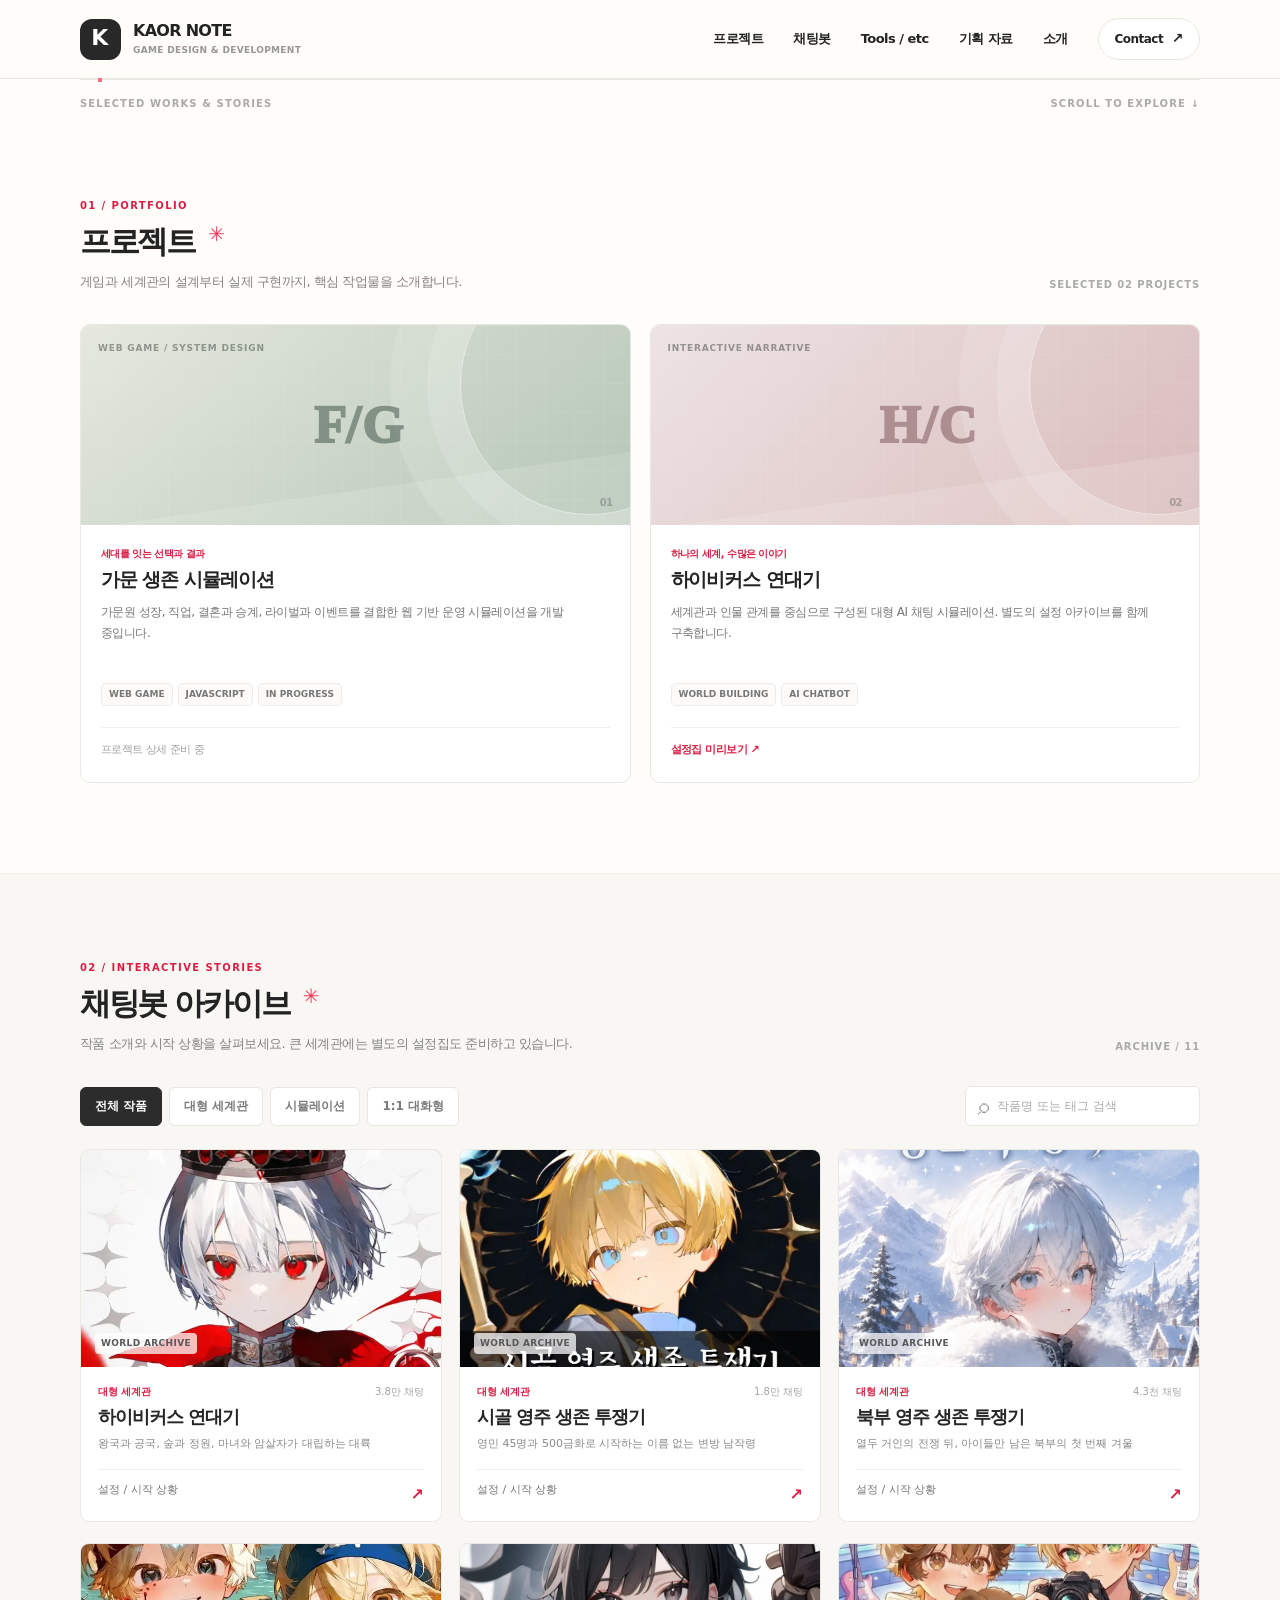
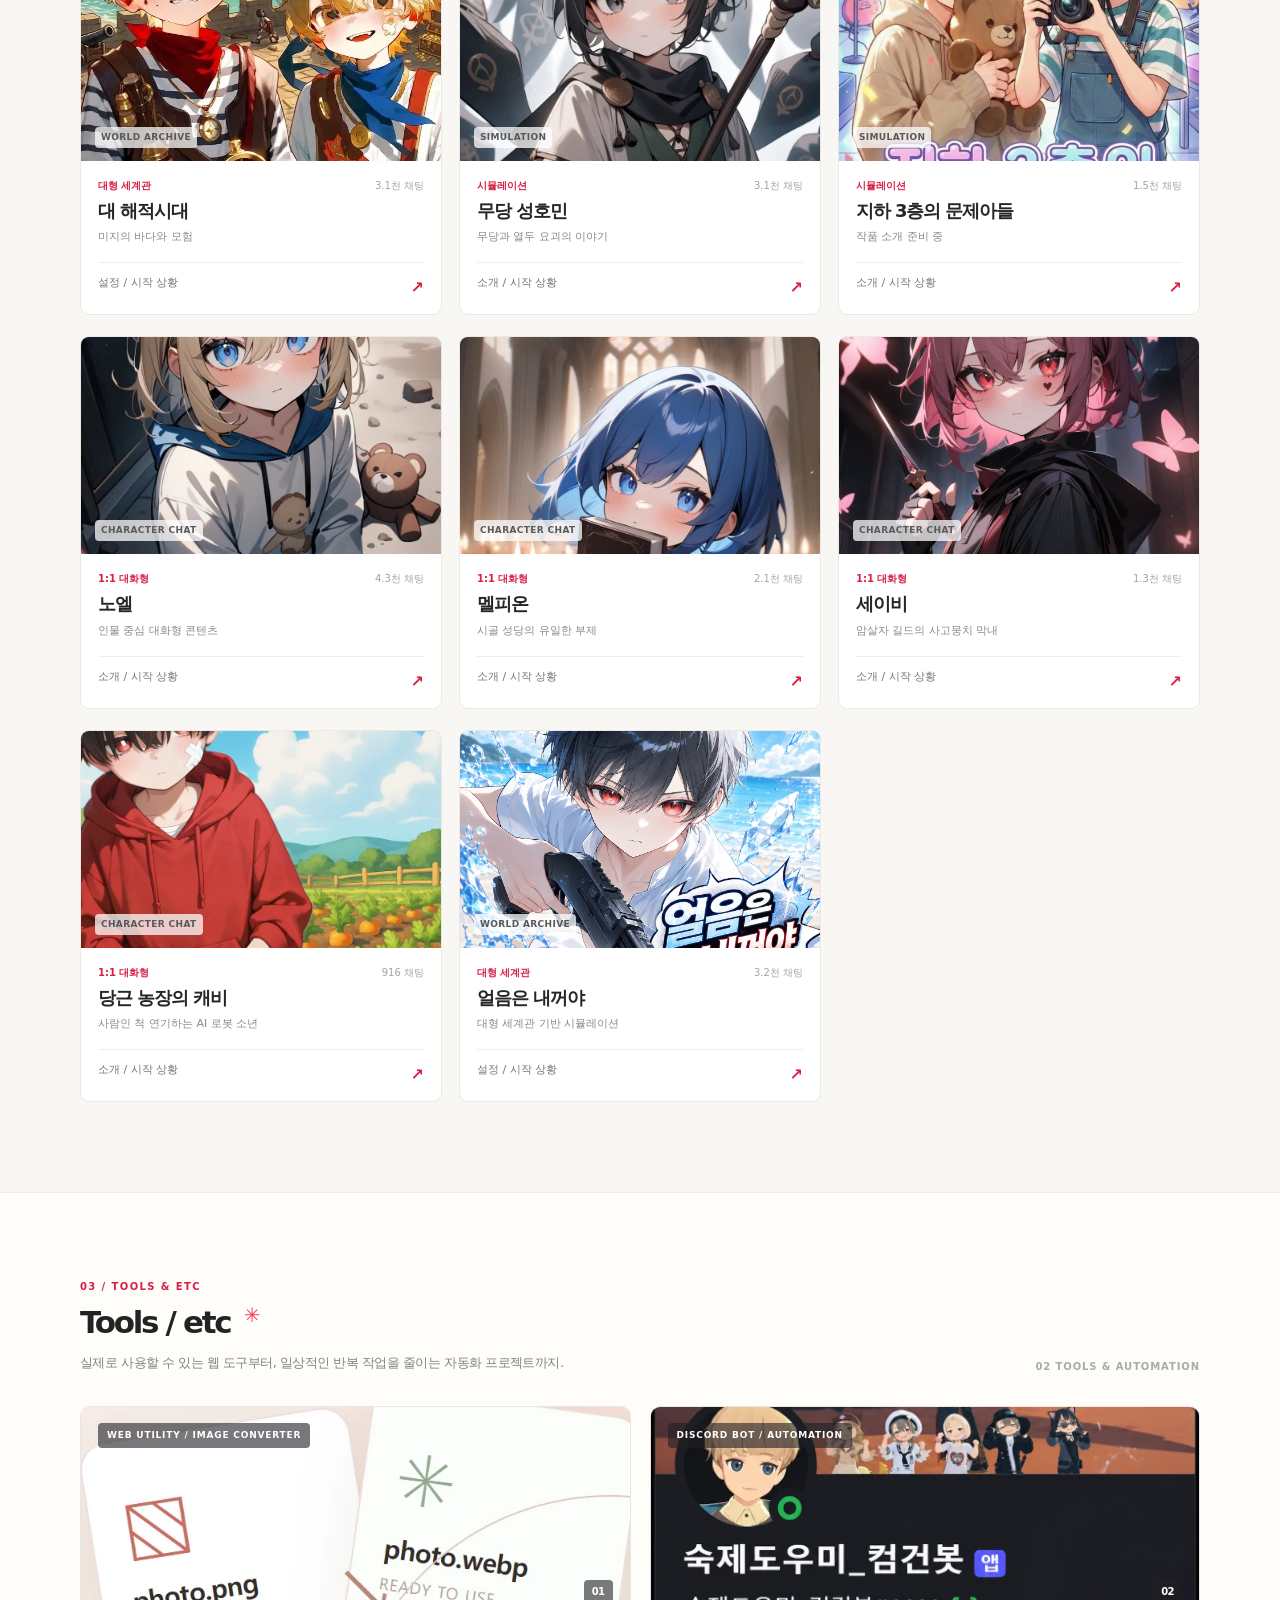
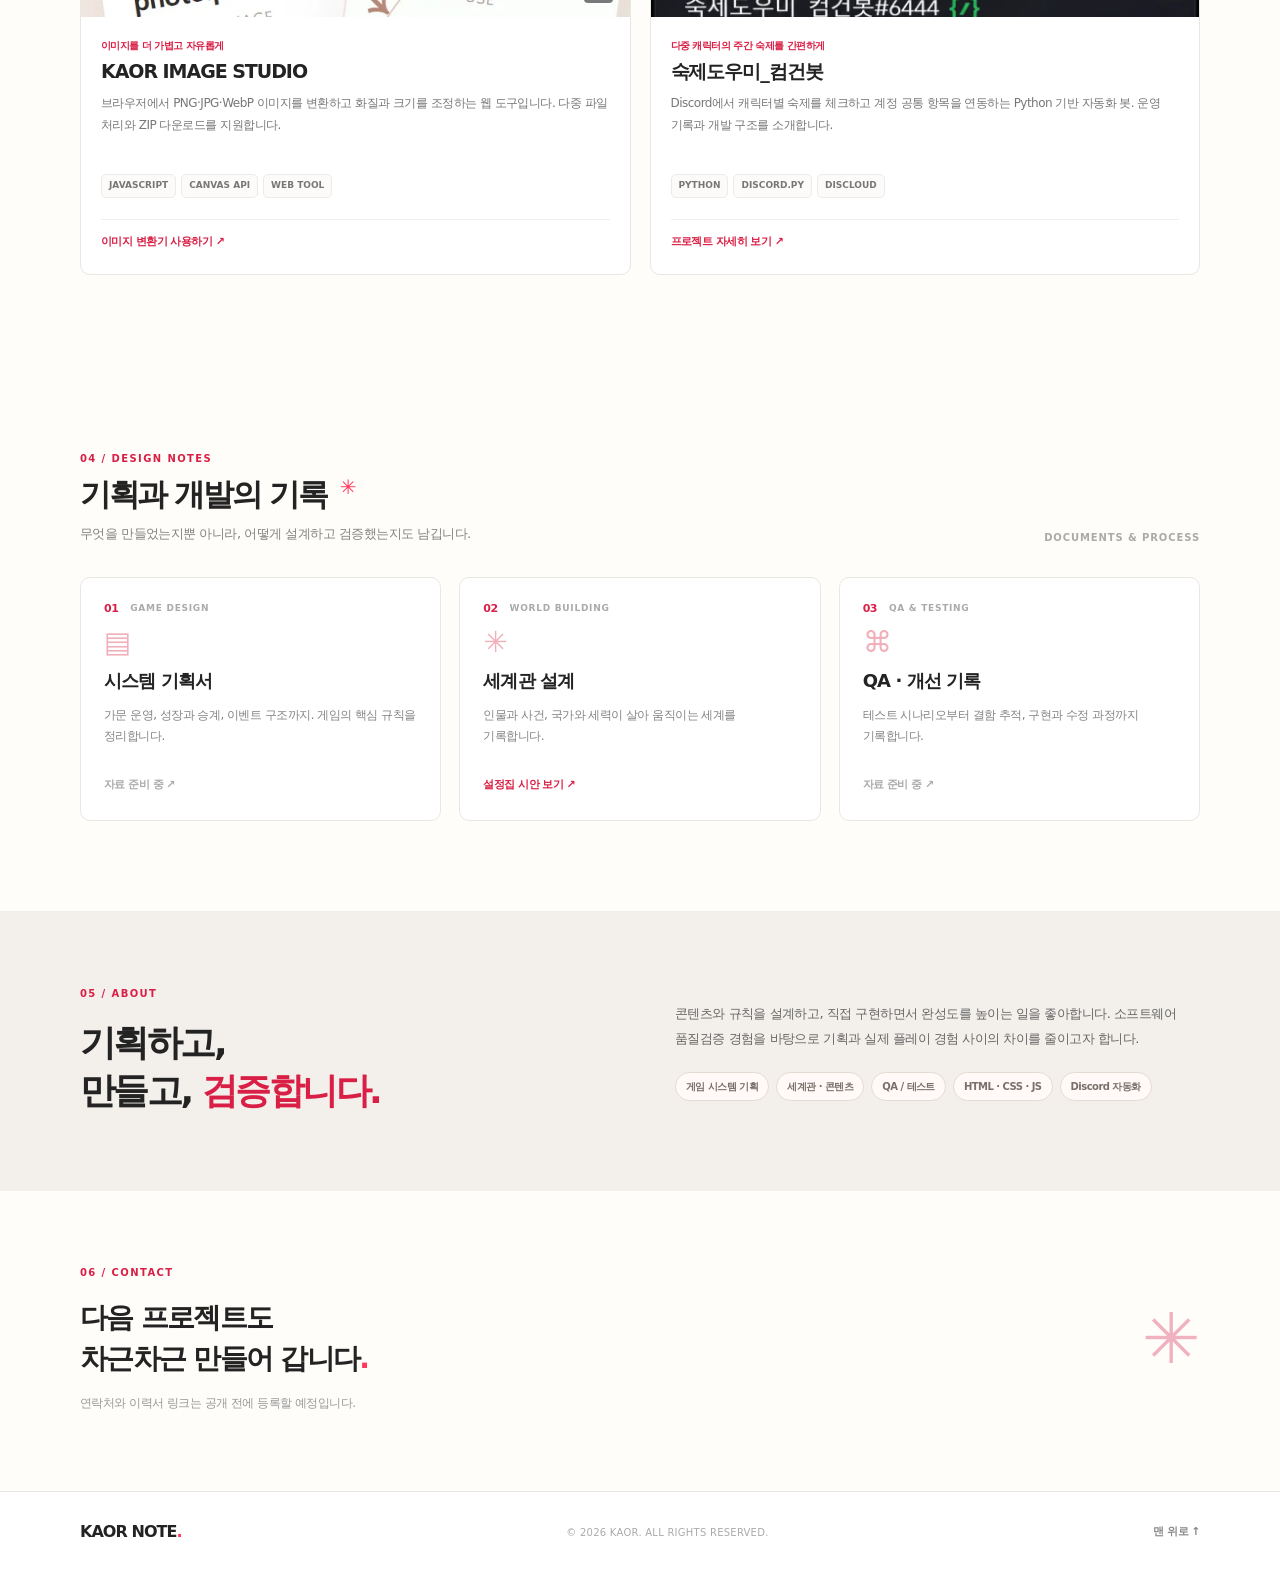
<file: index.html>
<!doctype html>
<html lang="ko">
<head>
  <meta charset="UTF-8">
  <meta name="viewport" content="width=device-width, initial-scale=1.0">
  <meta name="theme-color" content="#fffdfa">
  <meta name="description" content="게임 기획, 개발, QA 그리고 인터랙티브 세계를 기록하는 KAOR의 프로젝트 아카이브.">
  <title>KAOR NOTE — 게임 기획과 개발의 기록</title>
  <link rel="stylesheet" href="./styles.css">
  <script src="./data/catalog.js" defer></script>
  <script src="./app.js" defer></script>
</head>
<body>
  <a class="skip-link" href="#main">본문으로 바로가기</a>
  <header class="site-header" id="top">
    <div class="header-inner">
      <a class="brand" href="./" aria-label="KAOR NOTE 홈"><span class="brand-mark">K<span class="brand-dot">.</span></span><span class="brand-type"><strong>KAOR NOTE</strong><small>GAME DESIGN & DEVELOPMENT</small></span></a>
      <nav class="desktop-nav" aria-label="주 메뉴"><a href="#projects">프로젝트</a><a href="#chatbots">채팅봇</a><a href="#tools">Tools / etc</a><a href="#design">기획 자료</a><a href="#about">소개</a></nav>
      <div class="header-actions"><a class="header-contact" href="#contact">Contact <span aria-hidden="true">↗</span></a><button class="menu-button" id="menu-button" type="button" aria-label="메뉴 열기" aria-expanded="false" aria-controls="mobile-nav"><span></span><span></span><span></span></button></div>
    </div>
    <nav class="mobile-nav" id="mobile-nav" aria-label="모바일 메뉴" hidden><a href="#projects">프로젝트</a><a href="#chatbots">채팅봇</a><a href="#tools">Tools / etc</a><a href="#design">기획 자료</a><a href="#about">소개</a><a href="#contact">연락처</a></nav>
  </header>

  <main id="main">
    <div class="page-divider page-width"><span>SELECTED WORKS & STORIES</span><span>SCROLL TO EXPLORE ↓</span></div>

    <section class="section page-width" id="projects" aria-labelledby="projects-title">
      <div class="section-heading"><div><p class="eyebrow">01 / PORTFOLIO</p><h2 id="projects-title">프로젝트 <span class="section-spark" aria-hidden="true">✳</span></h2><p class="section-intro">게임과 세계관의 설계부터 실제 구현까지, 핵심 작업물을 소개합니다.</p></div><span class="section-counter">SELECTED 02 PROJECTS</span></div>
      <div class="featured-grid" id="featured-projects"></div>
    </section>

    <section class="section section-tinted" id="chatbots" aria-labelledby="chatbots-title">
      <div class="page-width">
        <div class="section-heading"><div><p class="eyebrow">02 / INTERACTIVE STORIES</p><h2 id="chatbots-title">채팅봇 아카이브 <span class="section-spark" aria-hidden="true">✳</span></h2><p class="section-intro">작품 소개와 시작 상황을 살펴보세요. 큰 세계관에는 별도의 설정집도 준비하고 있습니다.</p></div><span class="section-counter" id="chatbots-counter">ARCHIVE / 00</span></div>
        <div class="archive-toolbar"><div class="filter-group" aria-label="채팅봇 필터"><button class="filter active" type="button" data-filter="all" aria-pressed="true">전체 작품</button><button class="filter" type="button" data-filter="world" aria-pressed="false">대형 세계관</button><button class="filter" type="button" data-filter="simulation" aria-pressed="false">시뮬레이션</button><button class="filter" type="button" data-filter="single" aria-pressed="false">1:1 대화형</button></div><label class="search-wrap"><span aria-hidden="true">⌕</span><span class="sr-only">작품 검색</span><input id="chatbot-search" type="search" placeholder="작품명 또는 태그 검색" autocomplete="off"></label></div>
        <div class="chatbot-grid" id="chatbot-grid"></div>
      </div>
    </section>

    <section class="section page-width" id="tools" aria-labelledby="tools-title">
      <div class="section-heading"><div><p class="eyebrow">03 / TOOLS & ETC</p><h2 id="tools-title">Tools / etc <span class="section-spark" aria-hidden="true">✳</span></h2><p class="section-intro">실제로 사용할 수 있는 웹 도구부터, 일상적인 반복 작업을 줄이는 자동화 프로젝트까지.</p></div><span class="section-counter">02 TOOLS & AUTOMATION</span></div>
      <div class="featured-grid tools-grid" id="tools-projects"></div>
    </section>

    <section class="section page-width" id="design" aria-labelledby="design-title">
      <div class="section-heading"><div><p class="eyebrow">04 / DESIGN NOTES</p><h2 id="design-title">기획과 개발의 기록 <span class="section-spark" aria-hidden="true">✳</span></h2><p class="section-intro">무엇을 만들었는지뿐 아니라, 어떻게 설계하고 검증했는지도 남깁니다.</p></div><span class="section-counter">DOCUMENTS & PROCESS</span></div>
      <div class="design-grid"><article class="design-card"><span class="design-index">01 <span>GAME DESIGN</span></span><div class="design-symbol" aria-hidden="true">▤</div><h3>시스템 기획서</h3><p>가문 운영, 성장과 승계, 이벤트 구조까지. 게임의 핵심 규칙을 정리합니다.</p><span class="soon-pill">자료 준비 중 <span aria-hidden="true">↗</span></span></article><article class="design-card"><span class="design-index">02 <span>WORLD BUILDING</span></span><div class="design-symbol" aria-hidden="true">✳</div><h3>세계관 설계</h3><p>인물과 사건, 국가와 세력이 살아 움직이는 세계를 기록합니다.</p><a class="inline-link" href="./worlds/hibicus/">설정집 시안 보기 <span aria-hidden="true">↗</span></a></article><article class="design-card"><span class="design-index">03 <span>QA & TESTING</span></span><div class="design-symbol" aria-hidden="true">⌘</div><h3>QA · 개선 기록</h3><p>테스트 시나리오부터 결함 추적, 구현과 수정 과정까지 기록합니다.</p><span class="soon-pill">자료 준비 중 <span aria-hidden="true">↗</span></span></article></div>
    </section>

    <section class="about-section" id="about" aria-labelledby="about-title"><div class="page-width about-inner"><div class="about-heading"><p class="eyebrow">05 / ABOUT</p><h2 id="about-title">기획하고,<br>만들고, <span>검증합니다.</span></h2></div><div class="about-content"><p>콘텐츠와 규칙을 설계하고, 직접 구현하면서 완성도를 높이는 일을 좋아합니다. 소프트웨어 품질검증 경험을 바탕으로 기획과 실제 플레이 경험 사이의 차이를 줄이고자 합니다.</p><div class="skills"><span>게임 시스템 기획</span><span>세계관 · 콘텐츠</span><span>QA / 테스트</span><span>HTML · CSS · JS</span><span>Discord 자동화</span></div></div></div></section>
    <section class="contact-section page-width" id="contact"><div><p class="eyebrow">06 / CONTACT</p><h2>다음 프로젝트도<br>차근차근 만들어 갑니다<span>.</span></h2><p>연락처와 이력서 링크는 공개 전에 등록할 예정입니다.</p></div><span class="contact-symbol" aria-hidden="true">✳</span></section>
  </main>

  <footer class="site-footer"><div class="page-width footer-inner"><a class="footer-brand" href="#top">KAOR NOTE<span>.</span></a><span>© <span id="copyright-year">2026</span> KAOR. ALL RIGHTS RESERVED.</span><a href="#top">맨 위로 ↑</a></div></footer>

  <dialog class="detail-dialog" id="chatbot-dialog" aria-labelledby="dialog-title"><div class="dialog-layout"><div class="dialog-banner" id="dialog-banner"><span class="dialog-banner-label">CHATBOT ARCHIVE / <span id="dialog-record-id"></span></span><div class="dialog-emblem" id="dialog-emblem" aria-hidden="true"></div></div><div class="dialog-body"><button class="dialog-close" id="dialog-close" type="button" aria-label="닫기">×</button><p class="eyebrow" id="dialog-type"></p><h2 id="dialog-title"></h2><p class="dialog-description" id="dialog-description"></p><div class="dialog-tags" id="dialog-tags"></div><div class="scene-box"><p class="scene-label">STARTING SITUATION · 시작 상황</p><p id="dialog-scene"></p></div><div class="dialog-actions"><a class="btn btn-primary" id="dialog-chat-link" target="_blank" rel="noopener noreferrer" href="#">채팅 시작하기 ↗</a><a class="btn btn-outline" id="dialog-world-link" href="#">세계관 설정집 →</a></div><p class="dialog-footnote" id="dialog-footnote"></p></div></div></dialog>
</body>
</html>
</file>
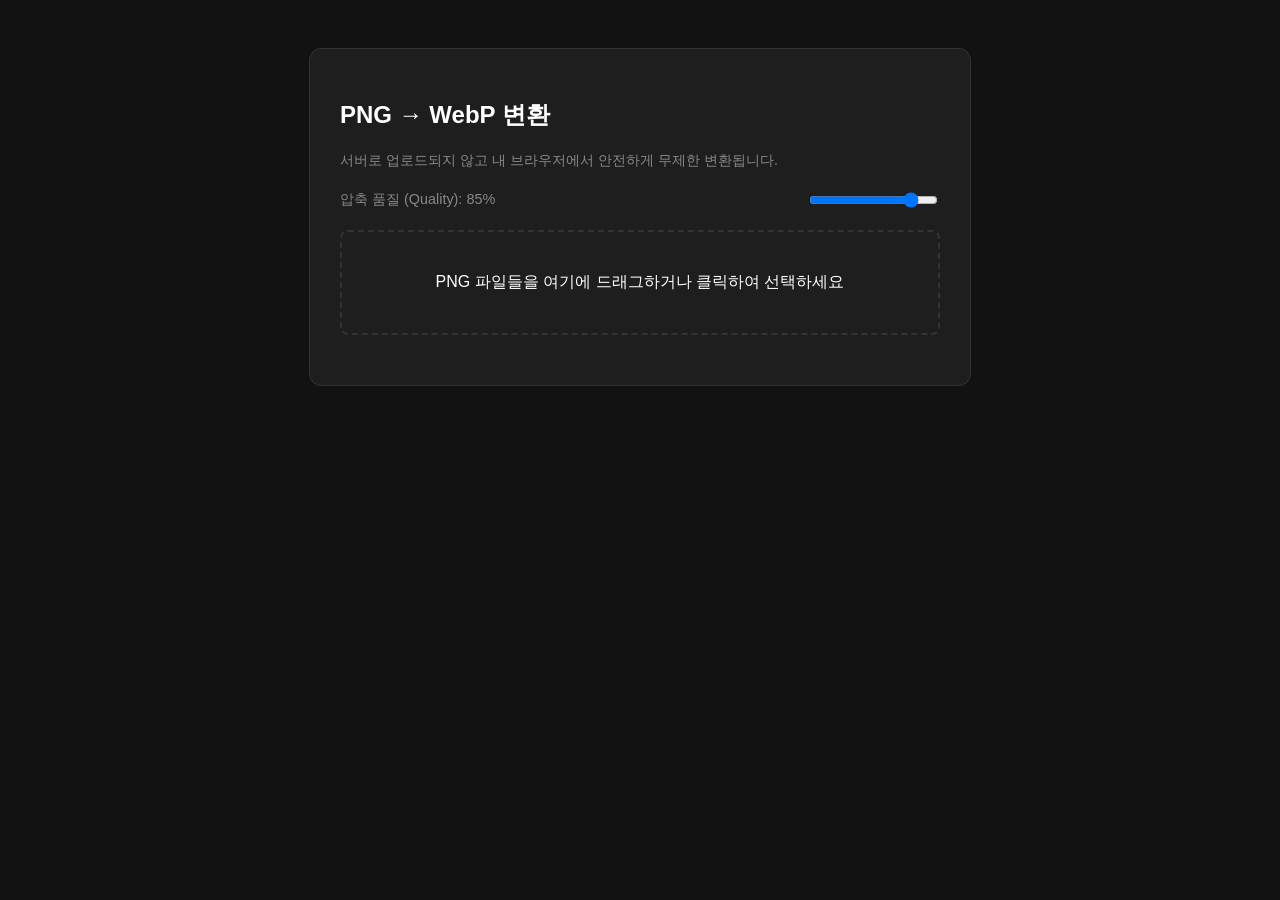
<file: tools/index.html>
<!DOCTYPE html>
<html lang="ko">
<head>
  <meta charset="UTF-8">
  <title>PNG to WebP 변환기 | KAOR NOTE</title>
  <style>
    :root {
      --bg: #121212;
      --card-bg: #1e1e1e;
      --accent: #e0e0e0;
      --border: #333333;
      --text: #ffffff;
      --text-sub: #888888;
    }
    body {
      background-color: var(--bg);
      color: var(--text);
      font-family: -apple-system, BlinkMacSystemFont, 'Segoe UI', Roboto, sans-serif;
      display: flex;
      justify-content: center;
      padding: 40px 20px;
    }
    .converter-card {
      background: var(--card-bg);
      border: 1px solid var(--border);
      border-radius: 12px;
      padding: 30px;
      max-width: 600px;
      width: 100%;
    }
    .drop-zone {
      border: 2px dashed var(--border);
      border-radius: 8px;
      padding: 40px;
      text-align: center;
      cursor: pointer;
      transition: border-color 0.2s;
    }
    .drop-zone.dragover {
      border-color: #ffffff;
      background: rgba(255, 255, 255, 0.05);
    }
    .controls {
      margin: 20px 0;
      display: flex;
      align-items: center;
      justify-content: space-between;
      color: var(--text-sub);
      font-size: 0.9rem;
    }
    .file-list {
      margin-top: 20px;
      display: flex;
      flex-direction: column;
      gap: 10px;
    }
    .file-item {
      display: flex;
      justify-content: space-between;
      align-items: center;
      padding: 10px 14px;
      background: rgba(255, 255, 255, 0.03);
      border: 1px solid var(--border);
      border-radius: 6px;
      font-size: 0.85rem;
    }
    .download-btn {
      color: #fff;
      text-decoration: none;
      background: #333;
      padding: 6px 12px;
      border-radius: 4px;
      font-size: 0.8rem;
    }
    .download-btn:hover { background: #555; }
  </style>
</head>
<body>

<div class="converter-card">
  <h2>PNG → WebP 변환</h2>
  <p style="color: var(--text-sub); font-size: 0.9rem; margin-bottom: 20px;">
    서버로 업로드되지 않고 내 브라우저에서 안전하게 무제한 변환됩니다.
  </p>

  <div class="controls">
    <label for="quality">압축 품질 (Quality): <span id="quality-val">85%</span></label>
    <input type="range" id="quality" min="10" max="100" value="85">
  </div>

  <div class="drop-zone" id="drop-zone">
    PNG 파일들을 여기에 드래그하거나 클릭하여 선택하세요
    <input type="file" id="file-input" accept="image/png" multiple style="display: none;">
  </div>

  <div class="file-list" id="file-list"></div>
</div>

<script>
  const dropZone = document.getElementById('drop-zone');
  const fileInput = document.getElementById('file-input');
  const fileList = document.getElementById('file-list');
  const qualitySlider = document.getElementById('quality');
  const qualityVal = document.getElementById('quality-val');

  qualitySlider.addEventListener('input', (e) => {
    qualityVal.textContent = `${e.target.value}%`;
  });

  dropZone.addEventListener('click', () => fileInput.click());

  dropZone.addEventListener('dragover', (e) => {
    e.preventDefault();
    dropZone.classList.add('dragover');
  });

  dropZone.addEventListener('dragleave', () => dropZone.classList.remove('dragover'));

  dropZone.addEventListener('drop', (e) => {
    e.preventDefault();
    dropZone.classList.remove('dragover');
    processFiles(e.dataTransfer.files);
  });

  fileInput.addEventListener('change', (e) => processFiles(e.target.files));

  function processFiles(files) {
    const quality = parseFloat(qualitySlider.value) / 100;

    Array.from(files).forEach(file => {
      if (!file.type.match('image/png')) return;

      const reader = new FileReader();
      reader.onload = (event) => {
        const img = new Image();
        img.onload = () => {
          const canvas = document.createElement('canvas');
          canvas.width = img.width;
          canvas.height = img.height;
          const ctx = canvas.getContext('2d');
          ctx.drawImage(img, 0, 0);

          canvas.toBlob((blob) => {
            const outputName = file.name.replace(/\.png$/i, '') + '.webp';
            const originalSize = (file.size / 1024).toFixed(1);
            const newSize = (blob.size / 1024).toFixed(1);
            const downloadUrl = URL.createObjectURL(blob);

            const item = document.createElement('div');
            item.className = 'file-item';
            item.innerHTML = `
              <span>${outputName} <small style="color: var(--text-sub);">(${originalSize}KB → ${newSize}KB)</small></span>
              <a href="${downloadUrl}" download="${outputName}" class="download-btn">다운로드</a>
            `;
            fileList.appendChild(item);
          }, 'image/webp', quality);
        };
        img.src = event.target.result;
      };
      reader.readAsDataURL(file);
    });
  }
</script>

</body>
</html>
</file>
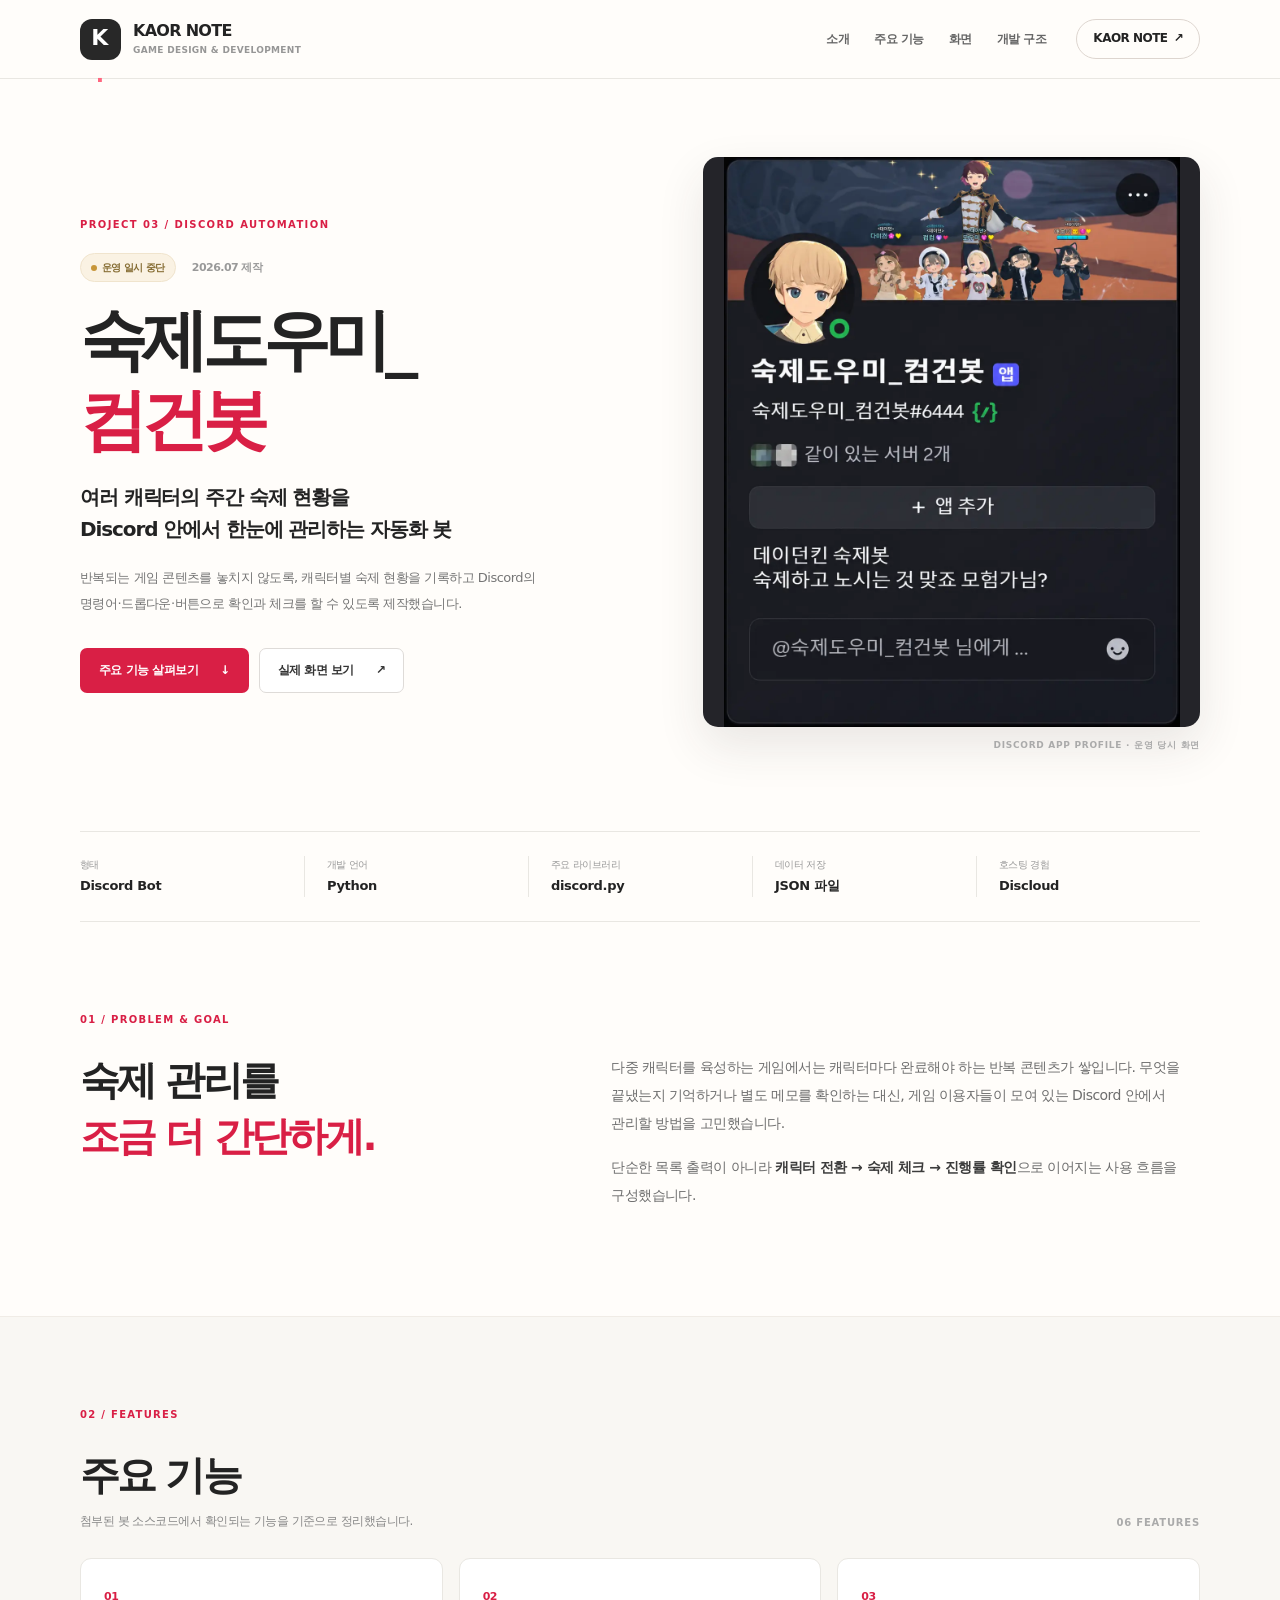
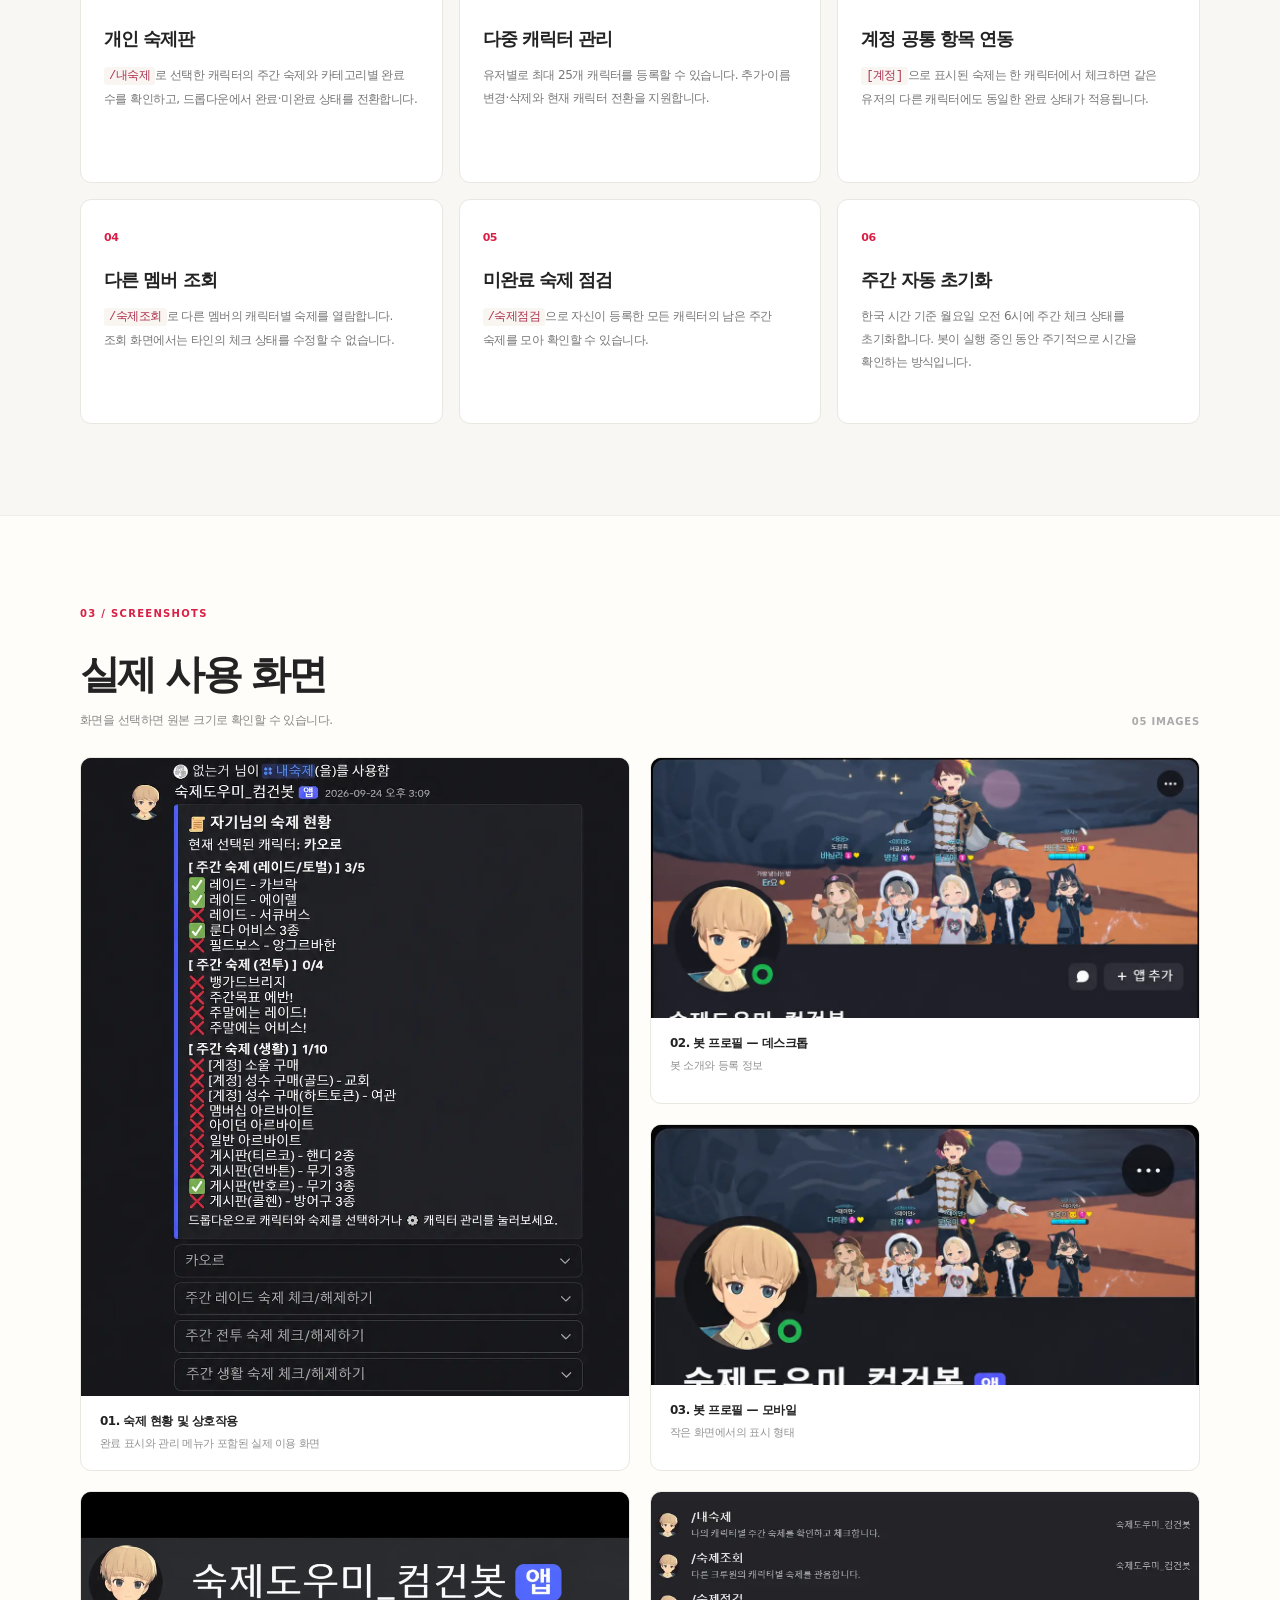
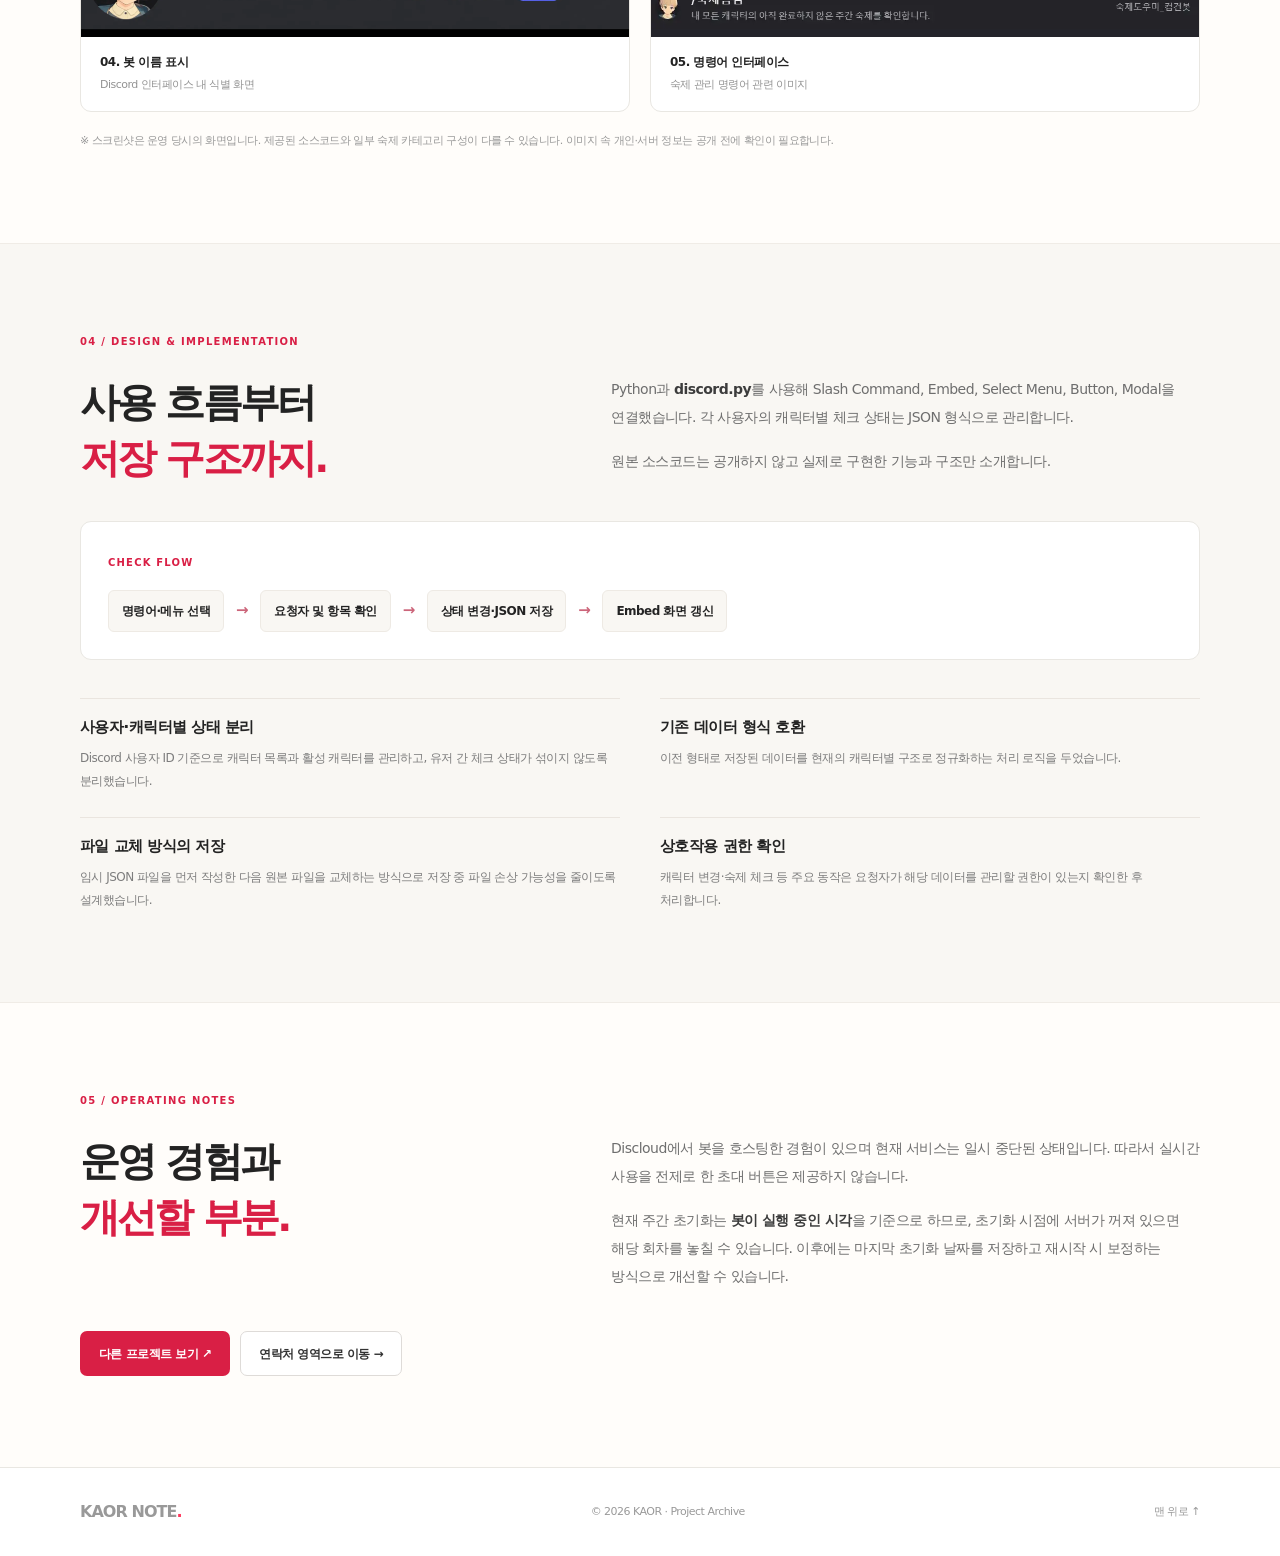
<file: projects/discord-bot/index.html>
<!doctype html>
<html lang="ko">
<head>
  <meta charset="UTF-8">
  <meta name="viewport" content="width=device-width, initial-scale=1">
  <meta name="theme-color" content="#fffdfa">
  <meta name="description" content="숙제도우미_컴건봇 — Discord 기반 다중 캐릭터 주간 숙제 관리 봇. 기획 의도, 구현 기능, 실제 운영 화면을 소개합니다.">
  <title>숙제도우미_컴건봇 | KAOR NOTE</title>
  <link rel="stylesheet" href="../../styles.css">
  <link rel="stylesheet" href="./bot.css">
  <link rel="stylesheet" href="../../assets/css/page-home-link.css">
</head>
<body>
  <a class="skip-link" href="#main">본문으로 바로가기</a>
  <header class="site-header">
    <div class="header-inner">
      <a class="brand" href="../../" aria-label="KAOR NOTE 홈"><span class="brand-mark">K<span class="brand-dot">.</span></span><span class="brand-type"><strong>KAOR NOTE</strong><small>GAME DESIGN & DEVELOPMENT</small></span></a>
      <nav class="project-nav" aria-label="프로젝트 메뉴"><a href="#overview">소개</a><a href="#features">주요 기능</a><a href="#gallery">화면</a><a href="#design">개발 구조</a></nav>
      <a class="home-link" href="../../">KAOR NOTE <span aria-hidden="true">↗</span></a>
    </div>
  </header>

  <main id="main">
    <section class="project-hero page-width" id="overview">
      <div class="project-hero-copy">
        <p class="eyebrow">PROJECT 03 / DISCORD AUTOMATION</p>
        <div class="status-line"><span class="status-pill"><span class="status-dot" aria-hidden="true"></span>운영 일시 중단</span><span class="project-year">2026.07 제작</span></div>
        <h1>숙제도우미_<br><span>컴건봇</span></h1>
        <p class="project-lead">여러 캐릭터의 주간 숙제 현황을<br class="wide-break"> Discord 안에서 한눈에 관리하는 자동화 봇</p>
        <p class="project-summary">반복되는 게임 콘텐츠를 놓치지 않도록, 캐릭터별 숙제 현황을 기록하고 Discord의 명령어·드롭다운·버튼으로 확인과 체크를 할 수 있도록 제작했습니다.</p>
        <div class="project-actions"><a class="btn btn-primary" href="#features">주요 기능 살펴보기 <span aria-hidden="true">↓</span></a><a class="btn btn-outline" href="#gallery">실제 화면 보기 <span aria-hidden="true">↗</span></a></div>
      </div>
      <figure class="hero-shot">
        <img src="../../assets/tools&amp;etc/discord-bot/Comganbot_profile2.webp" alt="Discord에서 표시되는 숙제도우미_컴건봇 프로필 화면" loading="eager">
        <figcaption>DISCORD APP PROFILE · 운영 당시 화면</figcaption>
      </figure>
    </section>

    <div class="page-width meta-strip" aria-label="프로젝트 개요">
      <div><span>형태</span><strong>Discord Bot</strong></div>
      <div><span>개발 언어</span><strong>Python</strong></div>
      <div><span>주요 라이브러리</span><strong>discord.py</strong></div>
      <div><span>데이터 저장</span><strong>JSON 파일</strong></div>
      <div><span>호스팅 경험</span><strong>Discloud</strong></div>
    </div>

    <section class="detail-section page-width" aria-labelledby="intent-title">
      <div class="section-marker"><span>01 / PROBLEM & GOAL</span></div>
      <div class="split-intro">
        <h2 id="intent-title">숙제 관리를<br><em>조금 더 간단하게.</em></h2>
        <div class="body-copy">
          <p>다중 캐릭터를 육성하는 게임에서는 캐릭터마다 완료해야 하는 반복 콘텐츠가 쌓입니다. 무엇을 끝냈는지 기억하거나 별도 메모를 확인하는 대신, 게임 이용자들이 모여 있는 Discord 안에서 관리할 방법을 고민했습니다.</p>
          <p>단순한 목록 출력이 아니라 <strong>캐릭터 전환 → 숙제 체크 → 진행률 확인</strong>으로 이어지는 사용 흐름을 구성했습니다.</p>
        </div>
      </div>
    </section>

    <section class="detail-section muted-section" id="features" aria-labelledby="features-title">
      <div class="page-width">
        <div class="section-marker"><span>02 / FEATURES</span></div>
        <div class="section-title-row"><div><h2 id="features-title">주요 기능</h2><p>첨부된 봇 소스코드에서 확인되는 기능을 기준으로 정리했습니다.</p></div><span class="small-counter">06 FEATURES</span></div>
        <div class="feature-grid">
          <article class="feature-card"><span class="feature-no">01</span><h3>개인 숙제판</h3><p><code>/내숙제</code>로 선택한 캐릭터의 주간 숙제와 카테고리별 완료 수를 확인하고, 드롭다운에서 완료·미완료 상태를 전환합니다.</p></article>
          <article class="feature-card"><span class="feature-no">02</span><h3>다중 캐릭터 관리</h3><p>유저별로 최대 25개 캐릭터를 등록할 수 있습니다. 추가·이름 변경·삭제와 현재 캐릭터 전환을 지원합니다.</p></article>
          <article class="feature-card"><span class="feature-no">03</span><h3>계정 공통 항목 연동</h3><p><code>[계정]</code>으로 표시된 숙제는 한 캐릭터에서 체크하면 같은 유저의 다른 캐릭터에도 동일한 완료 상태가 적용됩니다.</p></article>
          <article class="feature-card"><span class="feature-no">04</span><h3>다른 멤버 조회</h3><p><code>/숙제조회</code>로 다른 멤버의 캐릭터별 숙제를 열람합니다. 조회 화면에서는 타인의 체크 상태를 수정할 수 없습니다.</p></article>
          <article class="feature-card"><span class="feature-no">05</span><h3>미완료 숙제 점검</h3><p><code>/숙제점검</code>으로 자신이 등록한 모든 캐릭터의 남은 주간 숙제를 모아 확인할 수 있습니다.</p></article>
          <article class="feature-card"><span class="feature-no">06</span><h3>주간 자동 초기화</h3><p>한국 시간 기준 월요일 오전 6시에 주간 체크 상태를 초기화합니다. 봇이 실행 중인 동안 주기적으로 시간을 확인하는 방식입니다.</p></article>
        </div>
      </div>
    </section>

    <section class="detail-section page-width" id="gallery" aria-labelledby="gallery-title">
      <div class="section-marker"><span>03 / SCREENSHOTS</span></div>
      <div class="section-title-row"><div><h2 id="gallery-title">실제 사용 화면</h2><p>화면을 선택하면 원본 크기로 확인할 수 있습니다.</p></div><span class="small-counter">05 IMAGES</span></div>
      <div class="gallery-grid">
        <figure class="screen-card screen-main"><a href="../../assets/tools&amp;etc/discord-bot/Comganbot_contents.webp" target="_blank" rel="noopener noreferrer" aria-label="숙제 현황 전체 화면 확대"><div class="screen-photo"><img src="../../assets/tools&amp;etc/discord-bot/Comganbot_contents.webp" loading="lazy" alt="Discord 명령어 실행 후 나타나는 숙제 현황, 완료 표시, 캐릭터 선택과 관리 버튼"></div></a><figcaption><strong>01. 숙제 현황 및 상호작용</strong><span>완료 표시와 관리 메뉴가 포함된 실제 이용 화면</span></figcaption></figure>
        <figure class="screen-card"><a href="../../assets/tools&amp;etc/discord-bot/Comganbot_profile1.webp" target="_blank" rel="noopener noreferrer" aria-label="Discord 데스크톱 프로필 확대"><div class="screen-photo"><img src="../../assets/tools&amp;etc/discord-bot/Comganbot_profile1.webp" loading="lazy" alt="데스크톱에서 확인한 Discord 봇 프로필"></div></a><figcaption><strong>02. 봇 프로필 — 데스크톱</strong><span>봇 소개와 등록 정보</span></figcaption></figure>
        <figure class="screen-card"><a href="../../assets/tools&amp;etc/discord-bot/Comganbot_profile2.webp" target="_blank" rel="noopener noreferrer" aria-label="Discord 모바일 프로필 확대"><div class="screen-photo"><img src="../../assets/tools&amp;etc/discord-bot/Comganbot_profile2.webp" loading="lazy" alt="모바일 크기의 Discord 봇 프로필"></div></a><figcaption><strong>03. 봇 프로필 — 모바일</strong><span>작은 화면에서의 표시 형태</span></figcaption></figure>
        <figure class="screen-card"><a href="../../assets/tools&amp;etc/discord-bot/Comganbot_profile3.webp" target="_blank" rel="noopener noreferrer" aria-label="Discord 봇 이름 표시 확대"><div class="screen-photo screen-photo-short"><img src="../../assets/tools&amp;etc/discord-bot/Comganbot_profile3.webp" loading="lazy" alt="채팅 메시지에 표시되는 봇 아이콘과 이름"></div></a><figcaption><strong>04. 봇 이름 표시</strong><span>Discord 인터페이스 내 식별 화면</span></figcaption></figure>
        <figure class="screen-card"><a href="../../assets/tools&amp;etc/discord-bot/Comganbot_commands.webp" target="_blank" rel="noopener noreferrer" aria-label="명령어 화면 확대"><div class="screen-photo screen-photo-short"><img src="../../assets/tools&amp;etc/discord-bot/Comganbot_commands.webp" loading="lazy" alt="Discord 숙제 관련 명령어 표시 화면"></div></a><figcaption><strong>05. 명령어 인터페이스</strong><span>숙제 관리 명령어 관련 이미지</span></figcaption></figure>
      </div>
      <p class="image-note">※ 스크린샷은 운영 당시의 화면입니다. 제공된 소스코드와 일부 숙제 카테고리 구성이 다를 수 있습니다. 이미지 속 개인·서버 정보는 공개 전에 확인이 필요합니다.</p>
    </section>

    <section class="detail-section muted-section" id="design" aria-labelledby="design-title">
      <div class="page-width">
        <div class="section-marker"><span>04 / DESIGN & IMPLEMENTATION</span></div>
        <div class="split-intro">
          <h2 id="design-title">사용 흐름부터<br><em>저장 구조까지.</em></h2>
          <div class="body-copy"><p>Python과 <strong>discord.py</strong>를 사용해 Slash Command, Embed, Select Menu, Button, Modal을 연결했습니다. 각 사용자의 캐릭터별 체크 상태는 JSON 형식으로 관리합니다.</p><p>원본 소스코드는 공개하지 않고 실제로 구현한 기능과 구조만 소개합니다.</p></div>
        </div>
        <div class="process-box" aria-label="숙제 체크 처리 흐름">
          <span class="process-label">CHECK FLOW</span>
          <div class="process-steps"><span>명령어·메뉴 선택</span><b aria-hidden="true">→</b><span>요청자 및 항목 확인</span><b aria-hidden="true">→</b><span>상태 변경·JSON 저장</span><b aria-hidden="true">→</b><span>Embed 화면 갱신</span></div>
        </div>
        <div class="detail-points">
          <article><h3>사용자·캐릭터별 상태 분리</h3><p>Discord 사용자 ID 기준으로 캐릭터 목록과 활성 캐릭터를 관리하고, 유저 간 체크 상태가 섞이지 않도록 분리했습니다.</p></article>
          <article><h3>기존 데이터 형식 호환</h3><p>이전 형태로 저장된 데이터를 현재의 캐릭터별 구조로 정규화하는 처리 로직을 두었습니다.</p></article>
          <article><h3>파일 교체 방식의 저장</h3><p>임시 JSON 파일을 먼저 작성한 다음 원본 파일을 교체하는 방식으로 저장 중 파일 손상 가능성을 줄이도록 설계했습니다.</p></article>
          <article><h3>상호작용 권한 확인</h3><p>캐릭터 변경·숙제 체크 등 주요 동작은 요청자가 해당 데이터를 관리할 권한이 있는지 확인한 후 처리합니다.</p></article>
        </div>
      </div>
    </section>

    <section class="detail-section page-width" aria-labelledby="notes-title">
      <div class="section-marker"><span>05 / OPERATING NOTES</span></div>
      <div class="split-intro">
        <h2 id="notes-title">운영 경험과<br><em>개선할 부분.</em></h2>
        <div class="body-copy"><p>Discloud에서 봇을 호스팅한 경험이 있으며 현재 서비스는 일시 중단된 상태입니다. 따라서 실시간 사용을 전제로 한 초대 버튼은 제공하지 않습니다.</p><p>현재 주간 초기화는 <strong>봇이 실행 중인 시각</strong>을 기준으로 하므로, 초기화 시점에 서버가 꺼져 있으면 해당 회차를 놓칠 수 있습니다. 이후에는 마지막 초기화 날짜를 저장하고 재시작 시 보정하는 방식으로 개선할 수 있습니다.</p></div>
      </div>
      <div class="end-actions"><a class="btn btn-primary" href="../../#projects">다른 프로젝트 보기 ↗</a><a class="btn btn-outline" href="../../#contact">연락처 영역으로 이동 →</a></div>
    </section>
  </main>

  <footer class="site-footer">
    <div class="page-width project-footer"><a class="footer-brand" href="../../">KAOR NOTE<span>.</span></a><span>© 2026 KAOR · Project Archive</span><a href="#main">맨 위로 ↑</a></div>
  </footer>
</body>
</html>
</file>
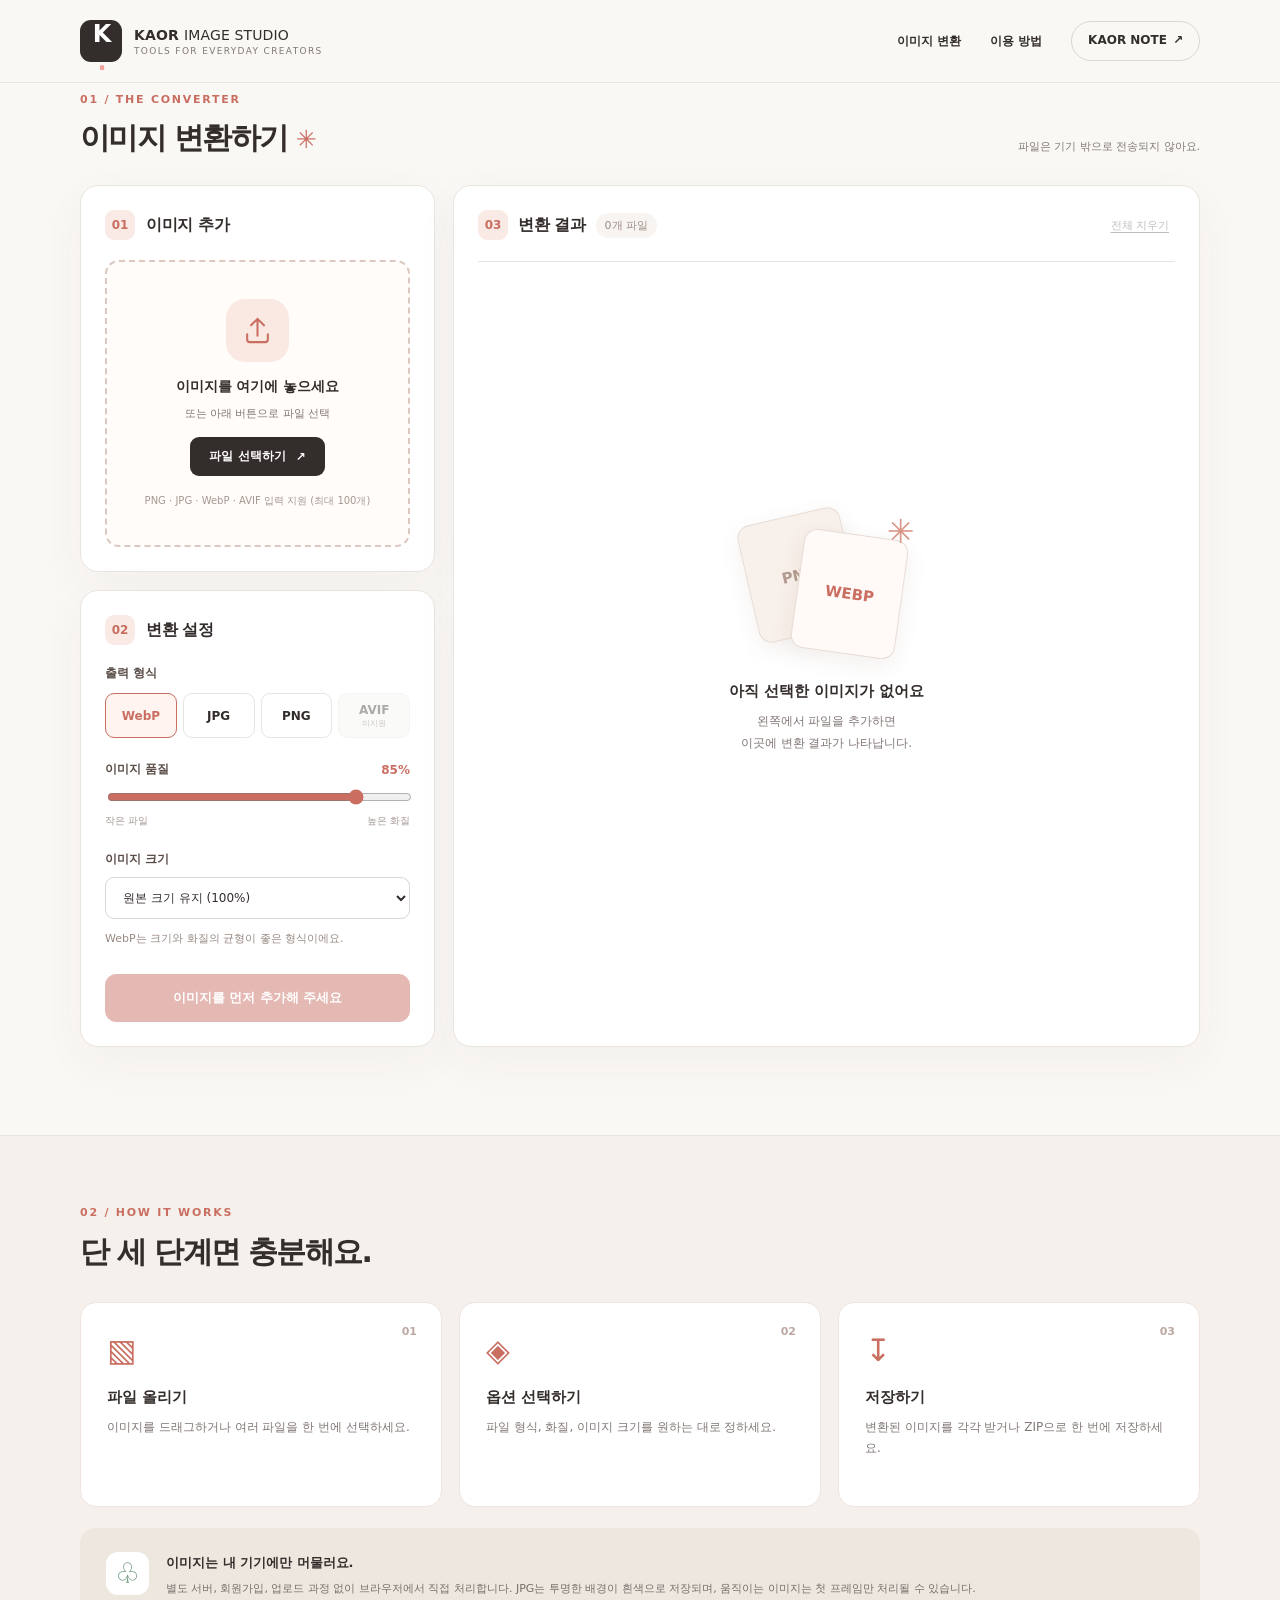
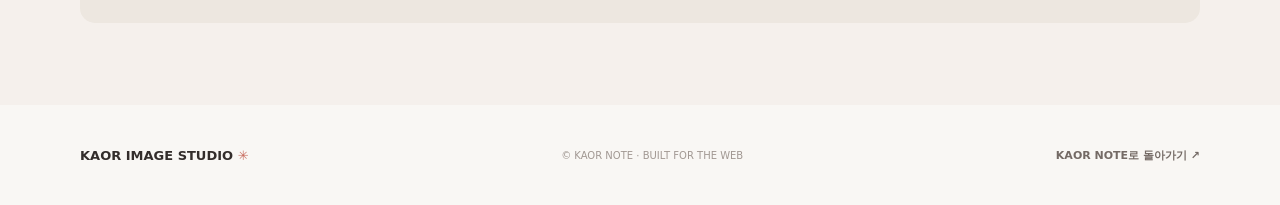
<file: tools/PngToWebp/index.html>
<!doctype html>
<html lang="ko">
<head>
  <meta charset="utf-8">
  <meta name="viewport" content="width=device-width, initial-scale=1">
  <meta name="theme-color" content="#faf8f5">
  <meta name="description" content="PNG, JPG, WebP 이미지를 브라우저에서 간편하게 변환하세요. 품질 조절, 크기 축소, 일괄 ZIP 다운로드까지. 서버 업로드 없는 KAOR IMAGE STUDIO.">
  <title>KAOR IMAGE STUDIO — 무료 이미지 변환기</title>
  <link rel="stylesheet" href="./styles.css">
  <link rel="stylesheet" href="../../assets/css/page-home-link.css">
  <script src="./app.js" defer></script>
</head>
<body>
  <a class="skip-link" href="#converter">변환기로 바로가기</a>
  <header class="site-header">
    <div class="shell header-inner">
      <a class="brand" href="./" aria-label="KAOR IMAGE STUDIO 처음으로">
        <span class="brand-icon" aria-hidden="true">K<span>.</span></span>
        <span class="brand-text"><strong>KAOR <span>IMAGE STUDIO</span></strong><small>TOOLS FOR EVERYDAY CREATORS</small></span>
      </a>
      <nav aria-label="주 메뉴" class="top-nav">
        <a href="#converter">이미지 변환</a>
        <a href="#how-it-works">이용 방법</a>
        <a class="home-link" href="../../">KAOR NOTE <span aria-hidden="true">↗</span></a>
      </nav>
    </div>
  </header>

  <main>
    <!--
    <section class="hero shell" aria-labelledby="hero-title">
      <div class="hero-copy">
        <p class="eyebrow"><span class="tiny-flower" aria-hidden="true">✳</span> SIMPLE TOOLS, BETTER WORKFLOW</p>
        <h1 id="hero-title">이미지는 가볍게.<br><em>작업은 더 간편하게.</em></h1>
        <p class="hero-desc">PNG, JPG, WebP부터 지원되는 브라우저의 AVIF까지.<br>이미지를 올리고, 원하는 형태로 바꾸고, 바로 저장하세요.</p>
        <div class="hero-chips" aria-label="주요 특징">
          <span>✦ 무료 변환</span><span>✦ 여러 장 한 번에</span><span>✦ 서버 업로드 없음</span>
        </div>
      </div>
      <div class="hero-illustration" aria-hidden="true">
        <div class="hero-illustration-label">A LITTLE LIGHTER, A LOT EASIER</div>
        <div class="floating-file file-before"><span class="file-icon">▧</span><strong>photo.png</strong><small>ORIGINAL IMAGE</small></div>
        <div class="illustration-arrow">↘</div>
        <div class="floating-file file-after"><span class="file-icon">✳</span><strong>photo.webp</strong><small>READY TO USE</small></div>
        <div class="illustration-caption"><span class="caption-dot"></span> 100% IN YOUR BROWSER</div>
      </div>
    </section>
    -->

    <section id="converter" class="workspace shell" aria-labelledby="converter-title">
      <div class="section-title-row">
        <div><p class="eyebrow">01 / THE CONVERTER</p><h2 id="converter-title">이미지 변환하기 <span aria-hidden="true">✳</span></h2></div>
        <span class="section-side-note">파일은 기기 밖으로 전송되지 않아요.</span>
      </div>
      <div class="workspace-layout">
        <div class="input-column">
          <section class="panel upload-panel" aria-labelledby="upload-heading">
            <div class="panel-heading"><span class="step-number">01</span><h3 id="upload-heading">이미지 추가</h3></div>
            <label for="file-input" class="drop-zone" id="drop-zone">
              <input id="file-input" class="visually-hidden" type="file" accept="image/png,image/jpeg,image/webp,image/avif" multiple aria-describedby="drop-hint">
              <span class="upload-icon" aria-hidden="true">
                <svg width="31" height="31" viewBox="0 0 24 24" fill="none" stroke="currentColor" stroke-width="1.6" stroke-linecap="round" stroke-linejoin="round"><path d="M12 16V3m0 0L7 8m5-5 5 5"/><path d="M4 15v4a2 2 0 0 0 2 2h12a2 2 0 0 0 2-2v-4"/></svg>
              </span>
              <strong>이미지를 여기에 놓으세요</strong>
              <span class="drop-sub">또는 아래 버튼으로 파일 선택</span>
              <span class="choose-btn">파일 선택하기 <span aria-hidden="true">↗</span></span>
              <small id="drop-hint">PNG · JPG · WebP · AVIF 입력 지원 (최대 100개)</small>
            </label>
          </section>
          <section class="panel settings-panel" aria-labelledby="settings-heading">
            <div class="panel-heading"><span class="step-number">02</span><h3 id="settings-heading">변환 설정</h3></div>
            <fieldset class="format-fieldset" id="format-fieldset">
              <legend>출력 형식</legend>
              <div class="format-grid">
                <label class="format-option"><input type="radio" name="output-format" value="image/webp" checked><span>WebP</span></label>
                <label class="format-option"><input type="radio" name="output-format" value="image/jpeg"><span>JPG</span></label>
                <label class="format-option"><input type="radio" name="output-format" value="image/png"><span>PNG</span></label>
                <label class="format-option"><input type="radio" name="output-format" value="image/avif" id="avif-option" disabled><span>AVIF <small id="avif-badge">확인 중</small></span></label>
              </div>
            </fieldset>
            <div class="setting-field" id="quality-field">
              <div class="setting-label"><label for="quality">이미지 품질</label><output id="quality-value" for="quality">85%</output></div>
              <input type="range" id="quality" min="10" max="100" value="85" step="5">
              <div class="range-labels"><span>작은 파일</span><span>높은 화질</span></div>
            </div>
            <div class="setting-field resize-field">
              <div class="setting-label"><label for="resize">이미지 크기</label></div>
              <select id="resize">
                <option value="1">원본 크기 유지 (100%)</option>
                <option value="0.75">75%로 축소</option>
                <option value="0.5">50%로 축소</option>
                <option value="0.25">25%로 축소</option>
              </select>
              <p class="setting-help" id="setting-help">WebP는 크기와 화질의 균형이 좋은 형식이에요.</p>
            </div>
            <button class="primary-btn" id="convert-btn" type="button" disabled>이미지를 먼저 추가해 주세요</button>
          </section>
        </div>
        <section class="panel results-panel" aria-labelledby="results-heading">
          <div class="results-header">
            <div><span class="step-number">03</span><h3 id="results-heading">변환 결과</h3><span class="item-count" id="item-count">0개 파일</span></div>
            <button type="button" class="text-button" id="clear-btn" disabled>전체 지우기</button>
          </div>
          <div class="empty-results" id="empty-results">
            <div class="empty-art" aria-hidden="true"><span class="empty-paper one">PNG</span><span class="empty-paper two">WEBP</span><span class="empty-spark">✳</span></div>
            <strong>아직 선택한 이미지가 없어요</strong>
            <p>왼쪽에서 파일을 추가하면<br>이곳에 변환 결과가 나타납니다.</p>
          </div>
          <div class="file-list" id="file-list" role="list" aria-label="선택한 파일 목록"></div>
          <div class="results-footer" id="results-footer" hidden>
            <p class="results-summary" id="results-summary">변환된 파일이 여기에 표시됩니다.</p>
            <button type="button" class="zip-btn" id="zip-btn" disabled><span aria-hidden="true">↓</span> 변환 파일 ZIP으로 받기</button>
          </div>
          <p class="status-message" id="status-message" role="status" aria-live="polite"></p>
        </section>
      </div>
    </section>

    <section class="guide-section" id="how-it-works" aria-labelledby="guide-title">
      <div class="shell">
        <p class="eyebrow">02 / HOW IT WORKS</p>
        <h2 id="guide-title">단 세 단계면 충분해요.</h2>
        <div class="guide-grid">
          <article class="guide-card"><span class="guide-index">01</span><div class="guide-icon" aria-hidden="true">▧</div><h3>파일 올리기</h3><p>이미지를 드래그하거나 여러 파일을 한 번에 선택하세요.</p></article>
          <article class="guide-card"><span class="guide-index">02</span><div class="guide-icon" aria-hidden="true">◈</div><h3>옵션 선택하기</h3><p>파일 형식, 화질, 이미지 크기를 원하는 대로 정하세요.</p></article>
          <article class="guide-card"><span class="guide-index">03</span><div class="guide-icon" aria-hidden="true">↧</div><h3>저장하기</h3><p>변환된 이미지를 각각 받거나 ZIP으로 한 번에 저장하세요.</p></article>
        </div>
        <aside class="privacy-note"><div class="privacy-icon" aria-hidden="true">♧</div><div><strong>이미지는 내 기기에만 머물러요.</strong><p>별도 서버, 회원가입, 업로드 과정 없이 브라우저에서 직접 처리합니다. JPG는 투명한 배경이 흰색으로 저장되며, 움직이는 이미지는 첫 프레임만 처리될 수 있습니다.</p></div></aside>
      </div>
    </section>
  </main>
  <footer class="site-footer"><div class="shell footer-inner"><span>KAOR IMAGE STUDIO <span class="footer-dot">✳</span></span><small>© KAOR NOTE · BUILT FOR THE WEB</small><a href="../../">KAOR NOTE로 돌아가기 ↗</a></div></footer>
</body>
</html>
</file>
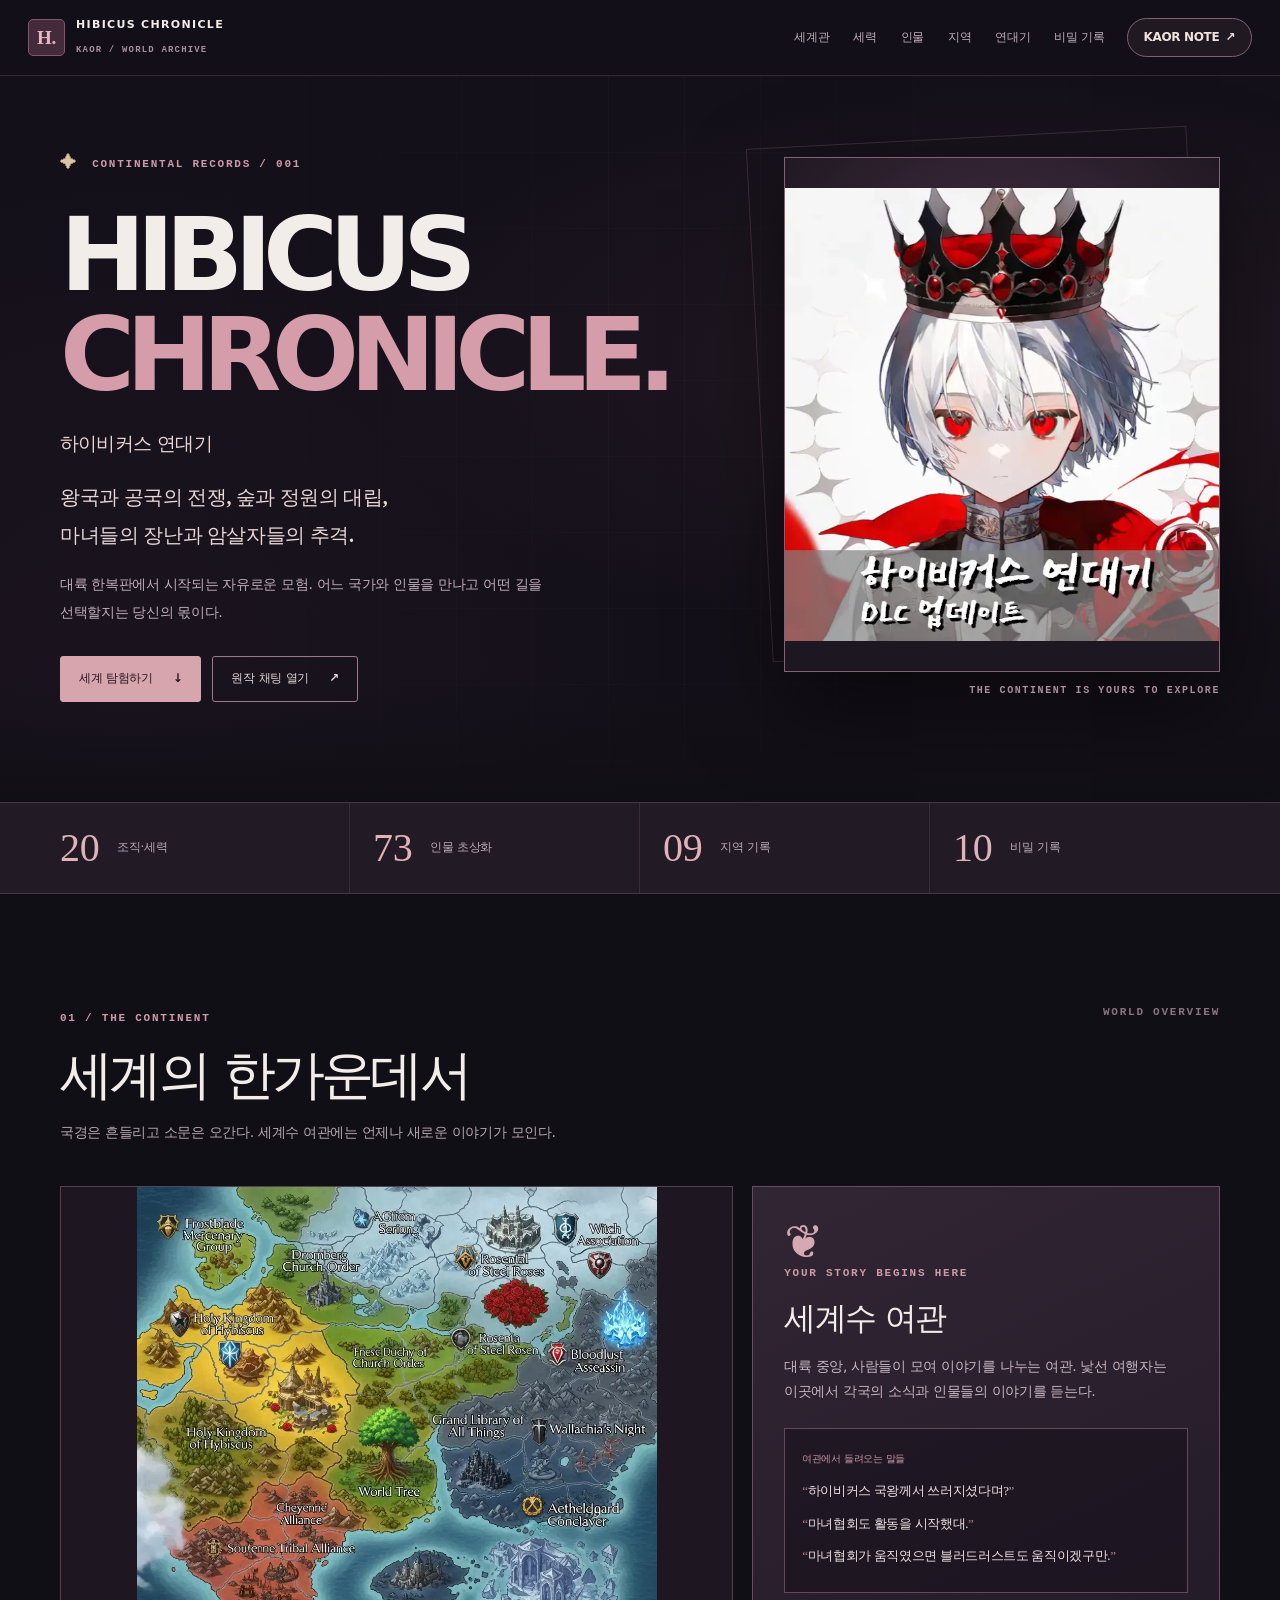
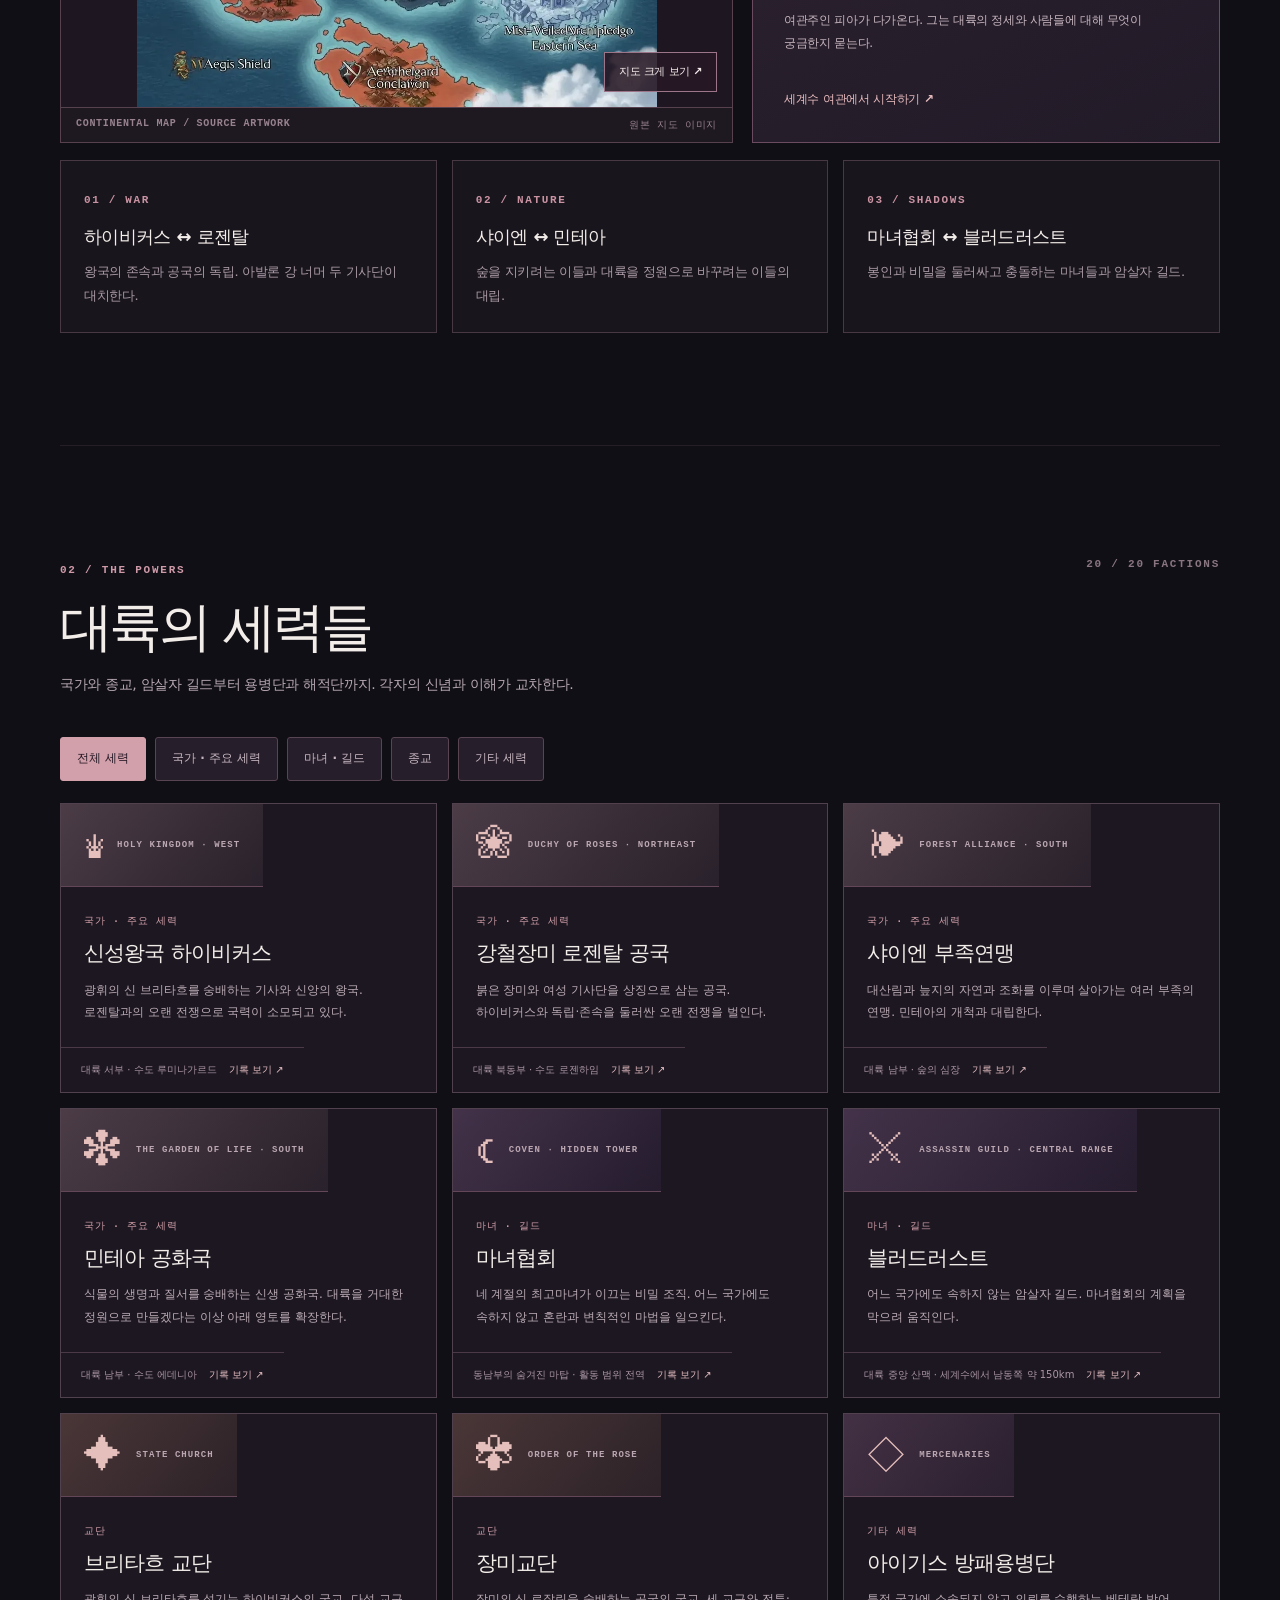
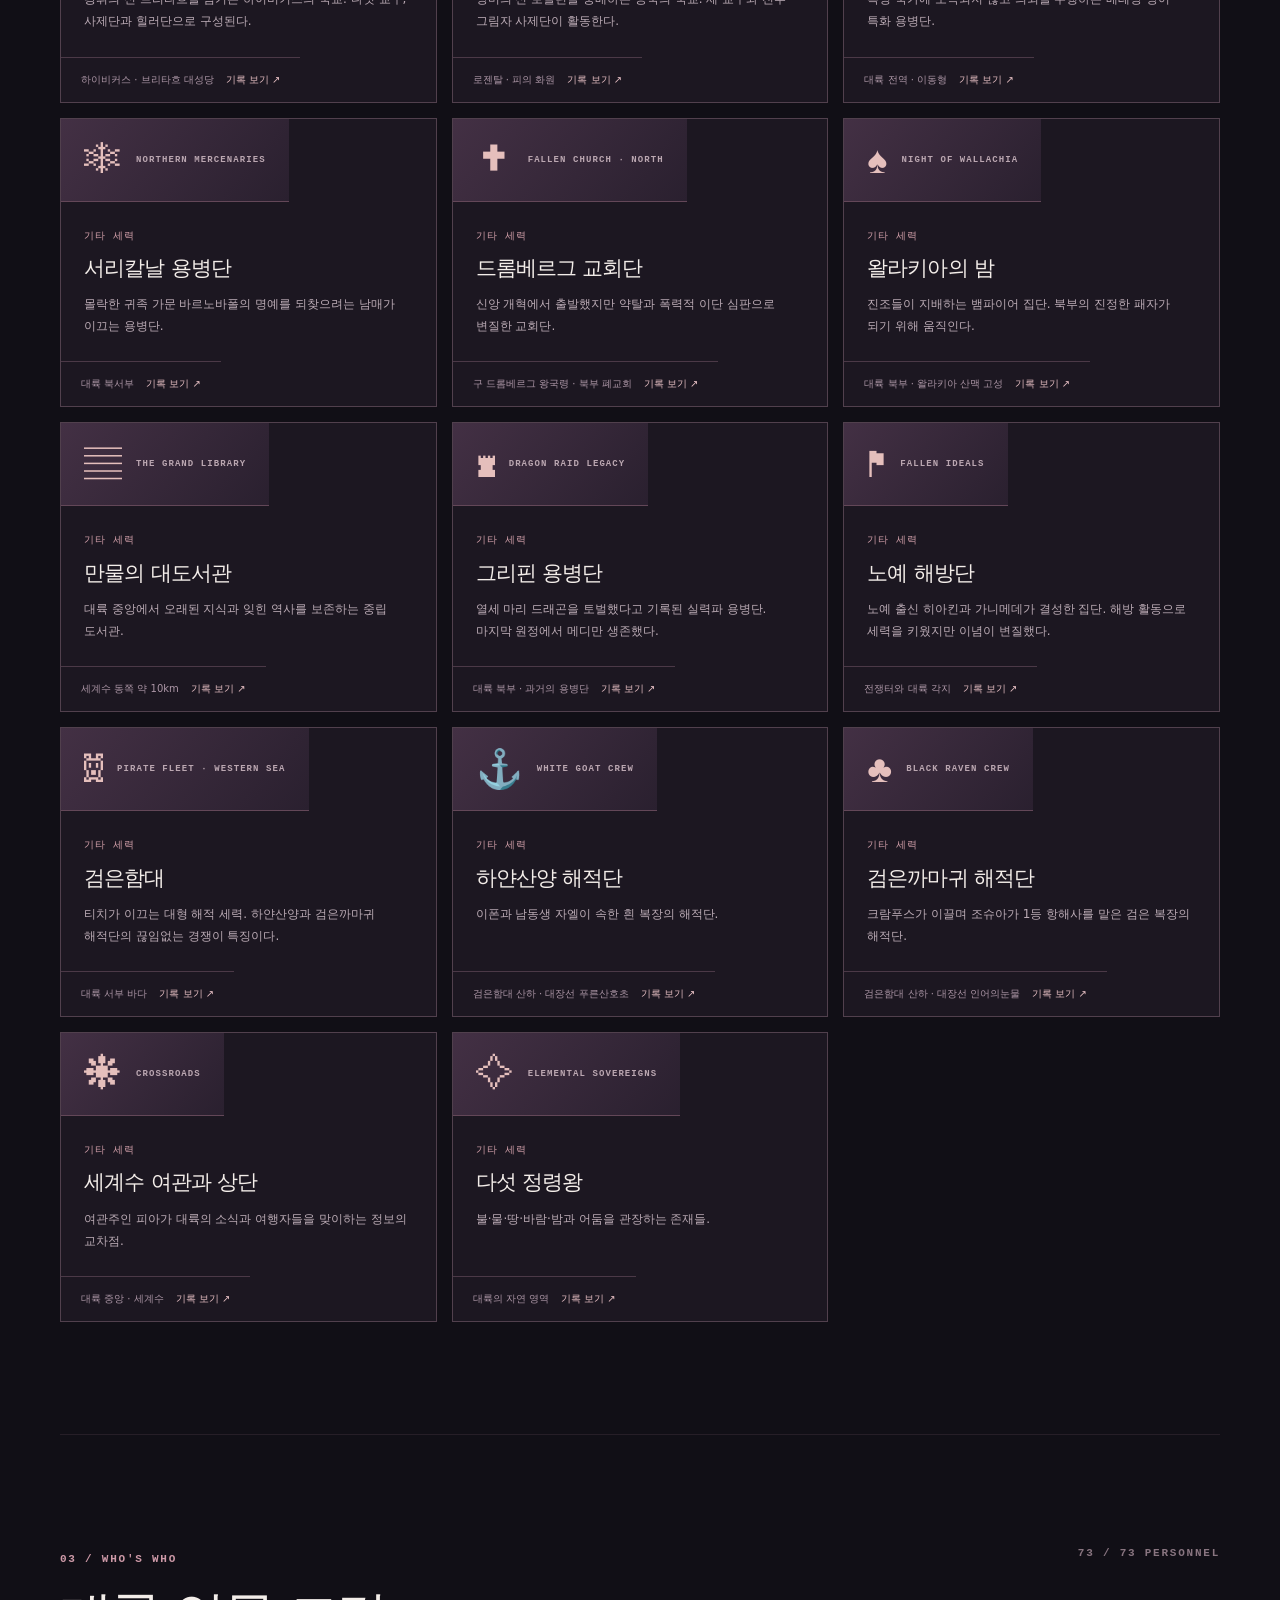
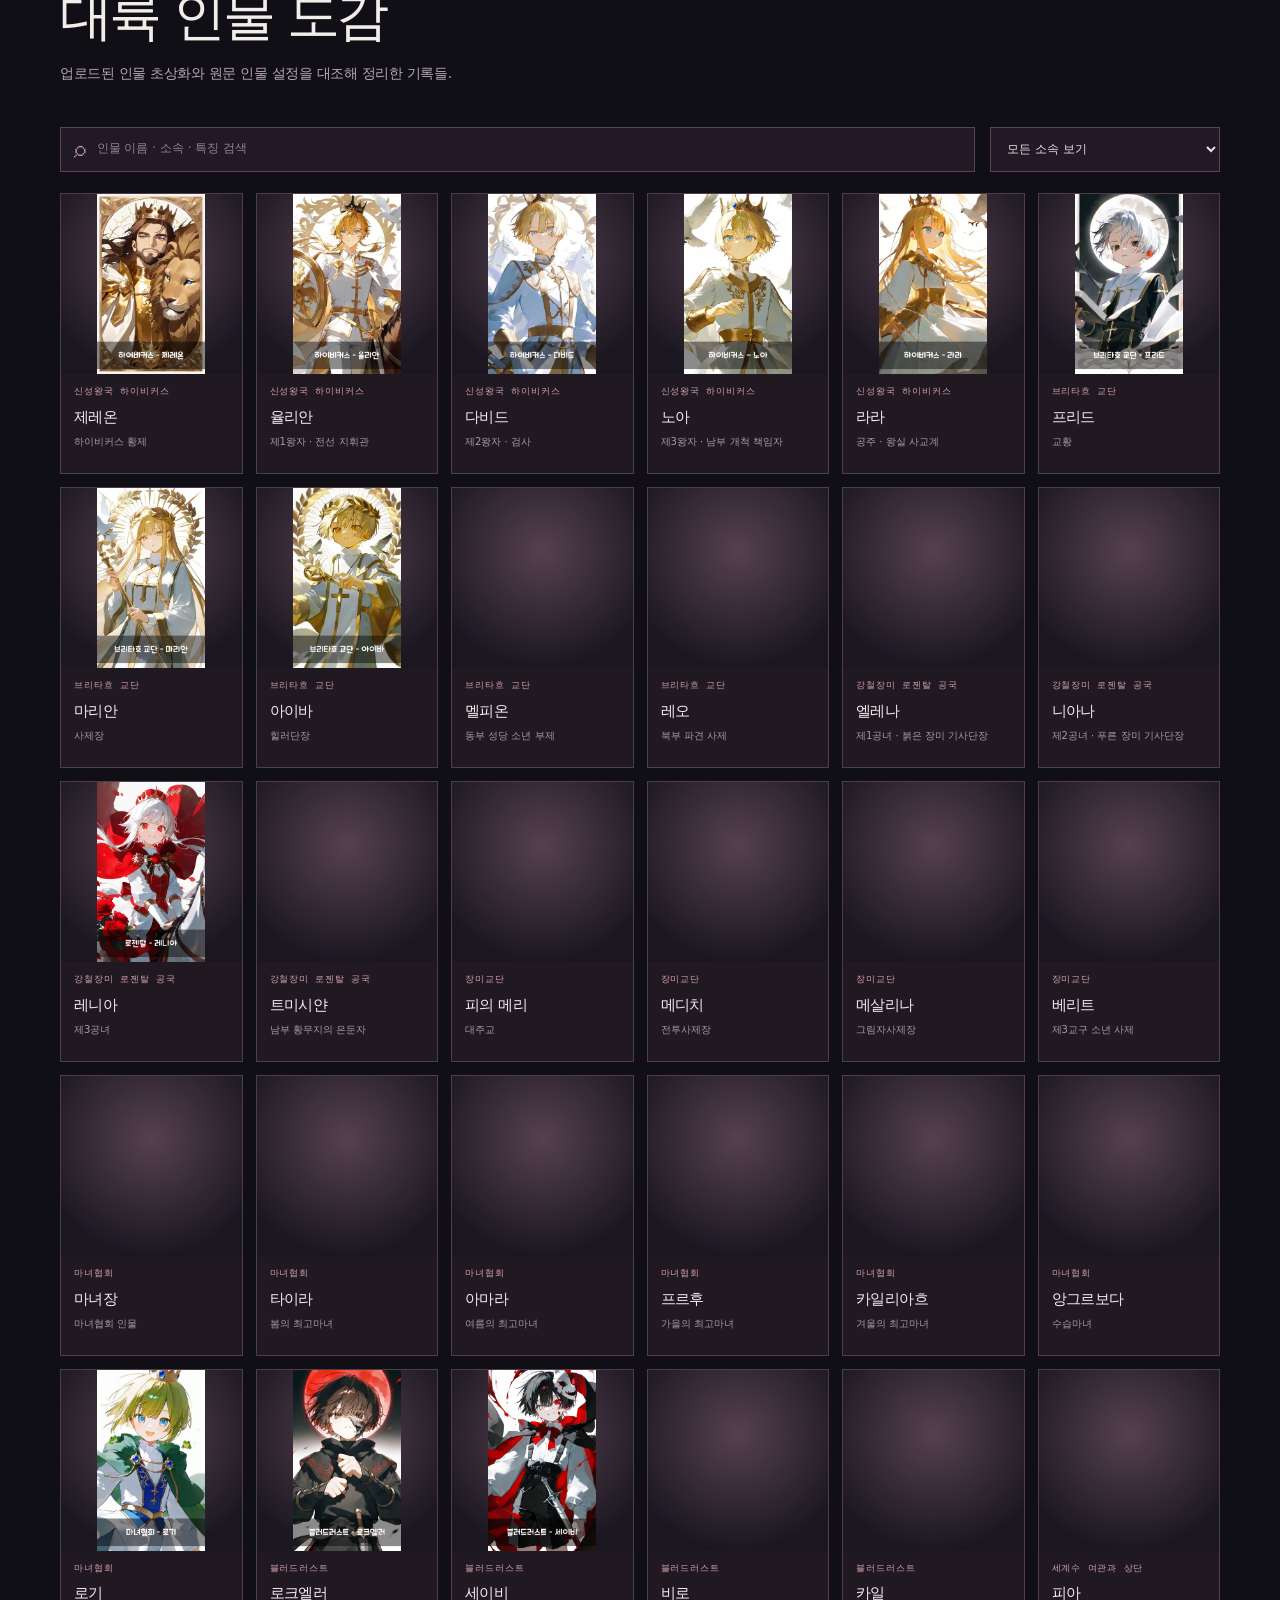
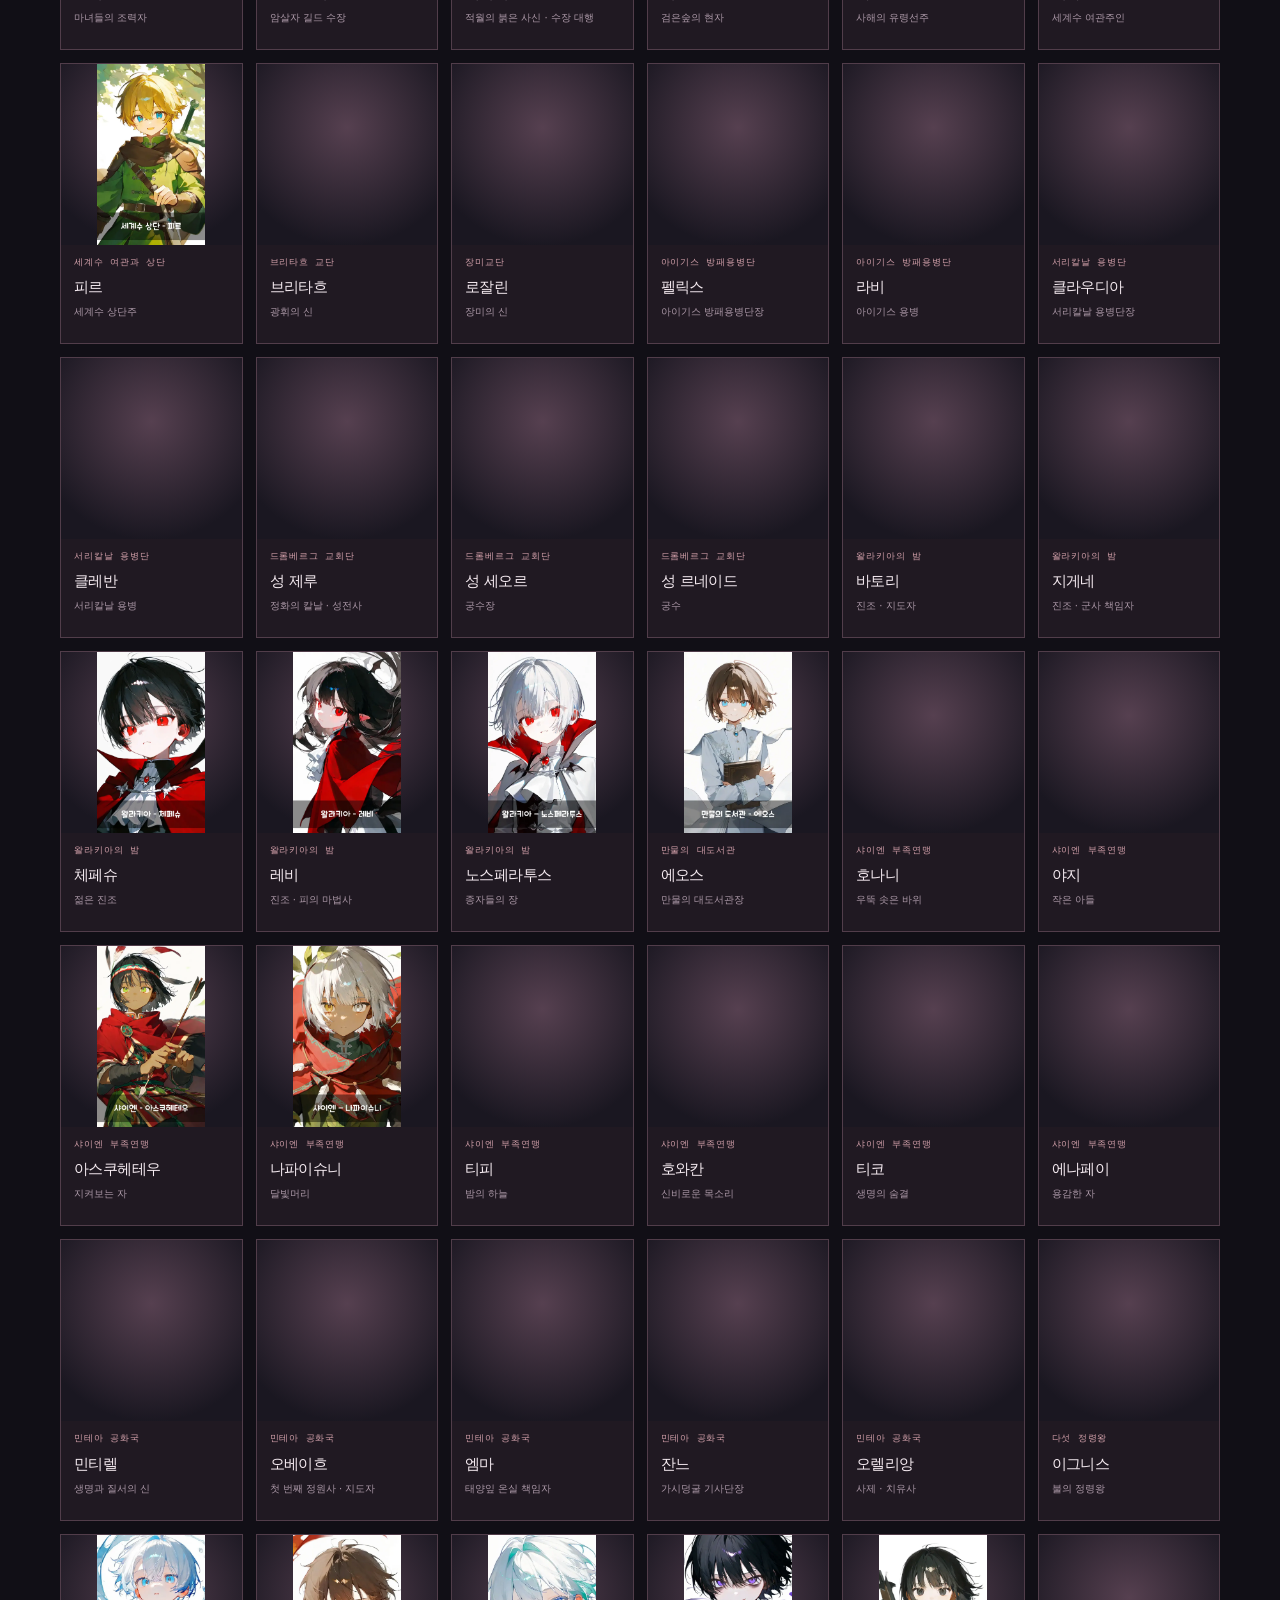
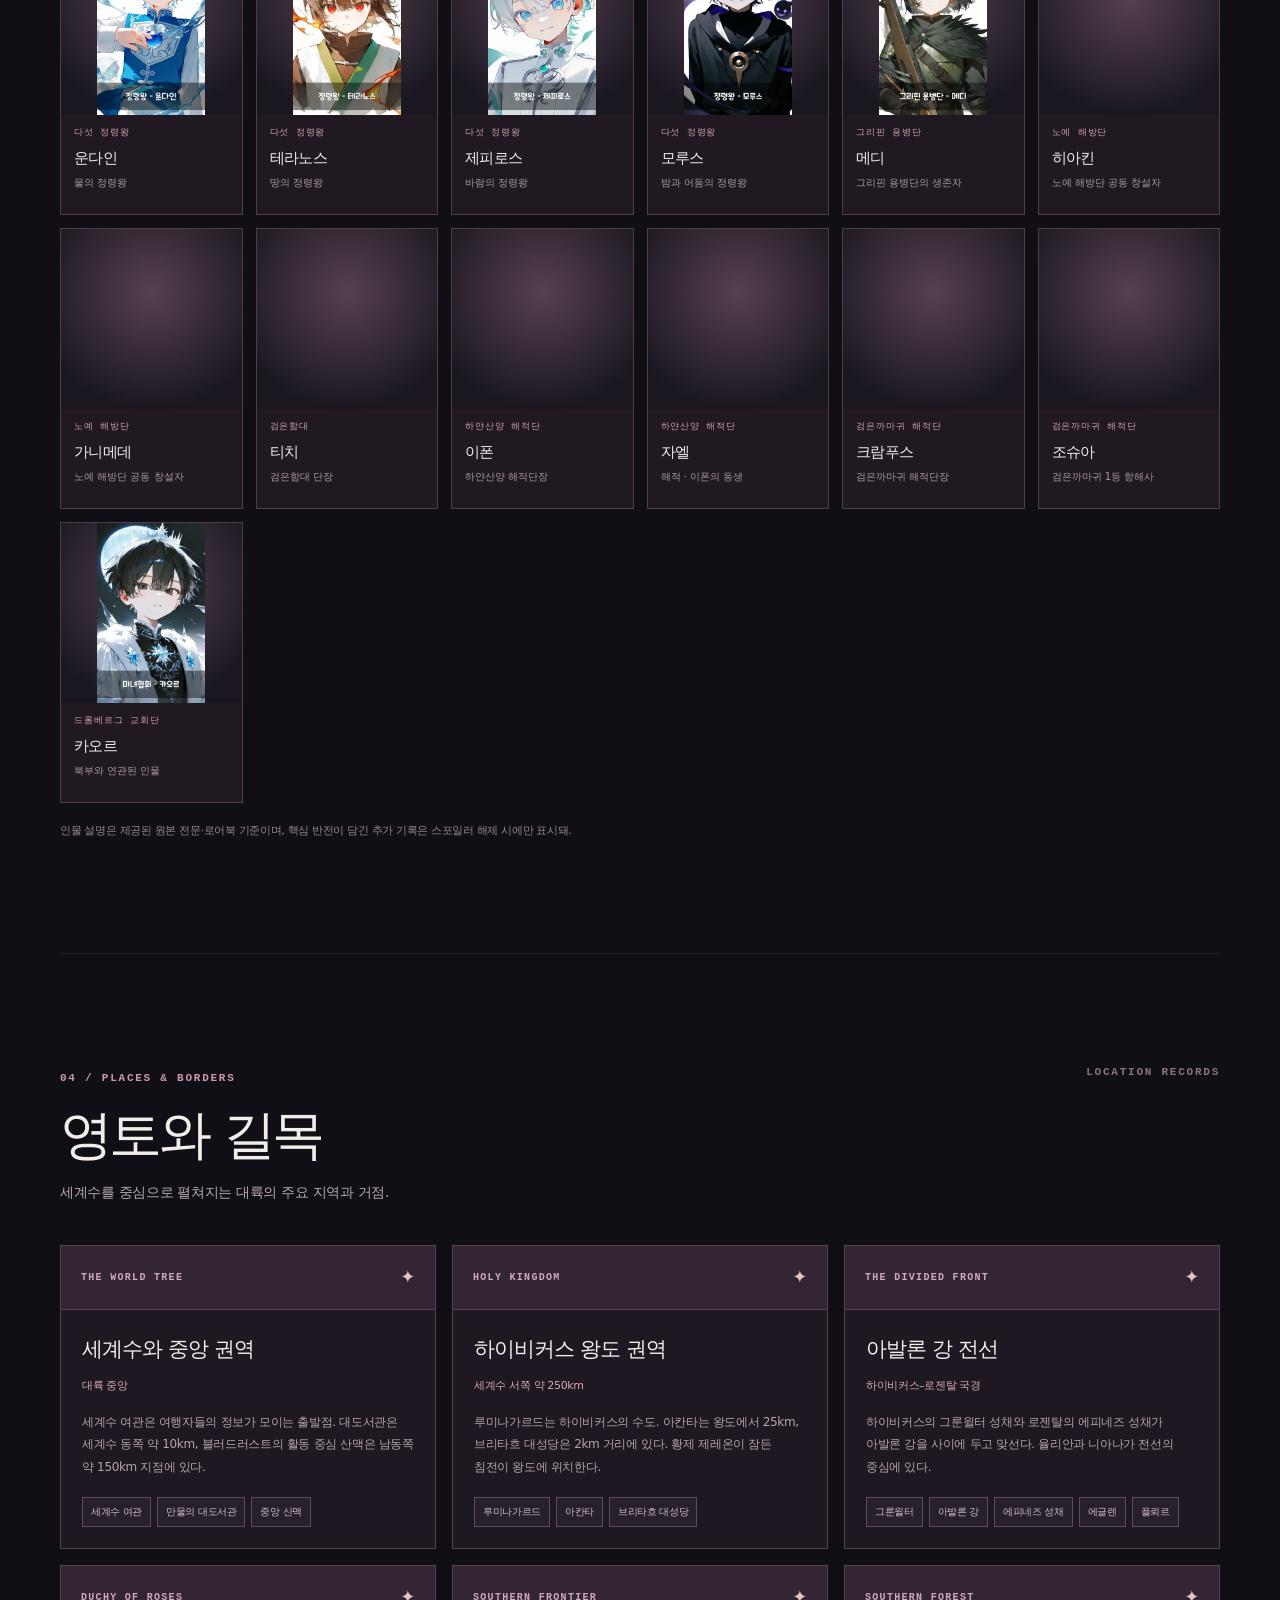
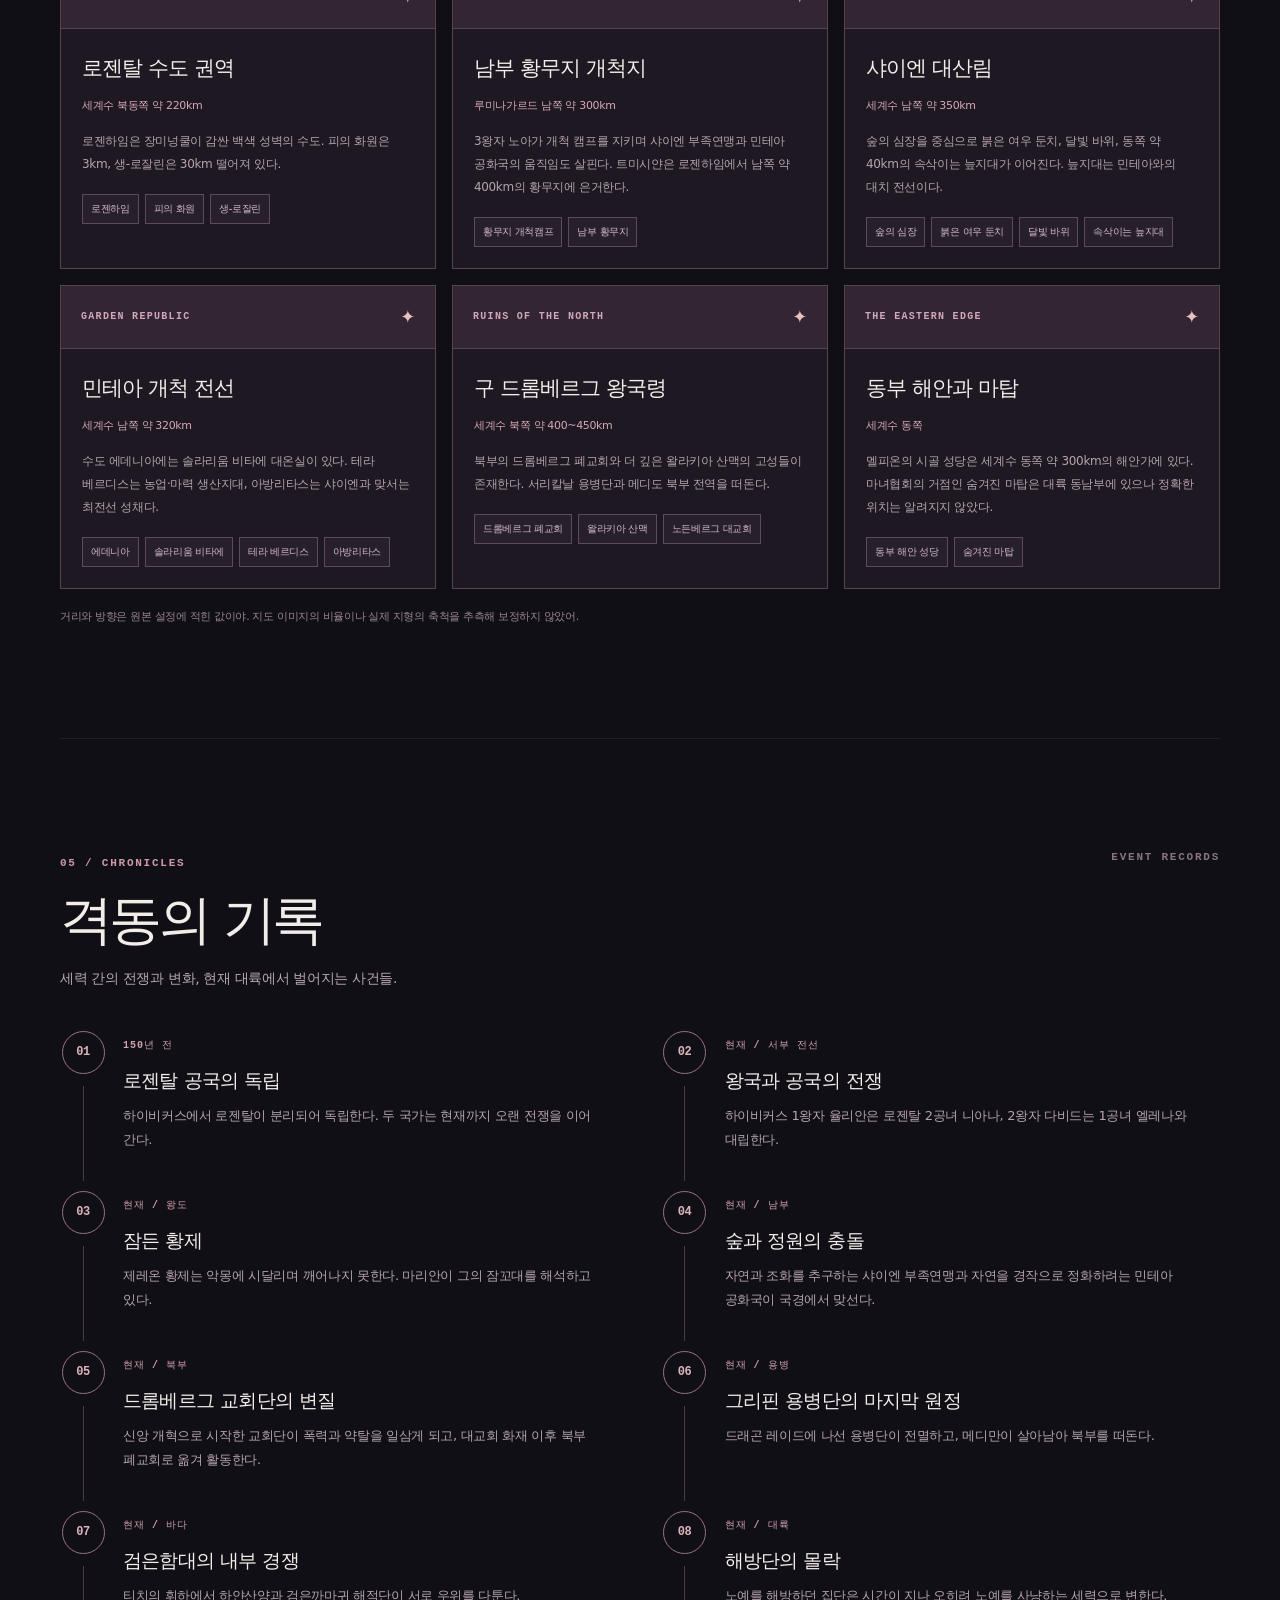
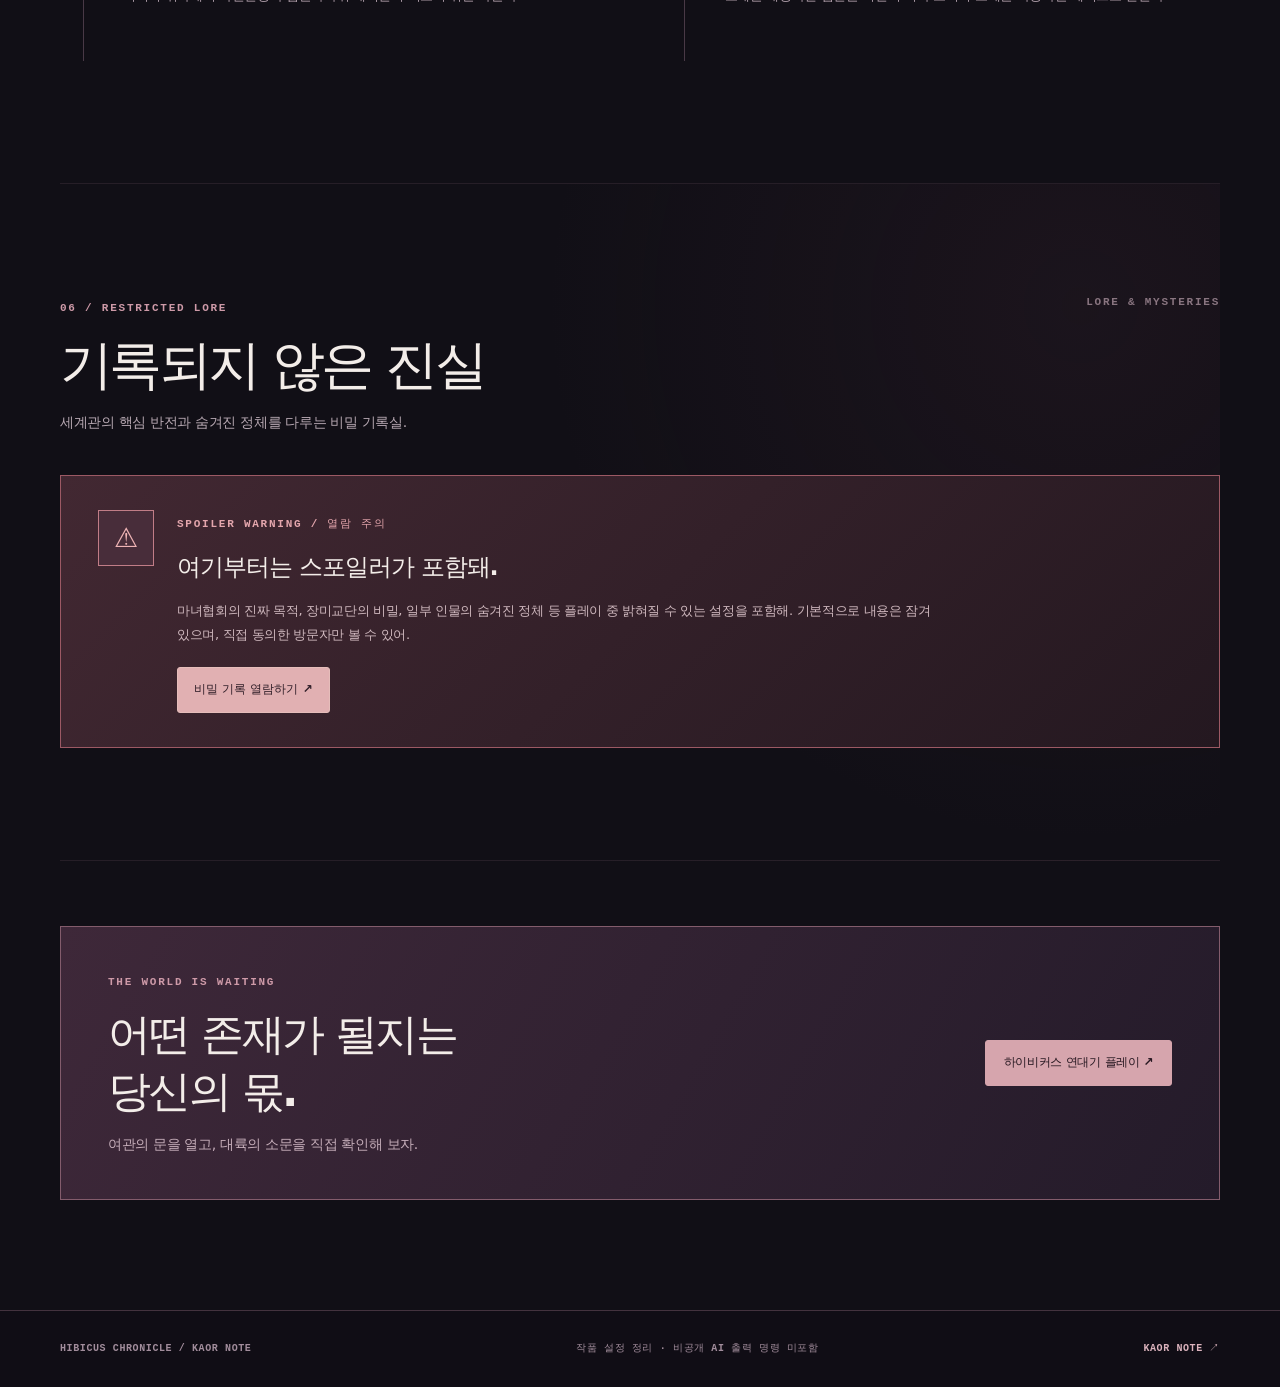
<file: worlds/hibicus/index.html>
<!doctype html>
<html lang="ko">
<head>
  <meta charset="utf-8">
  <meta name="viewport" content="width=device-width,initial-scale=1">
  <meta name="theme-color" content="#140f19">
  <meta name="description" content="하이비커스 연대기 공식 창작 설정집. 대륙 지도와 국가·교단·길드, 73인의 등장인물, 지역, 역사와 스포일러 보호된 비밀 기록.">
  <meta property="og:title" content="하이비커스 연대기 | 대륙 기록보관소">
  <meta property="og:description" content="전쟁과 신앙, 숲과 정원, 마녀와 암살자의 대륙. 당신의 이야기는 어디서 시작될까.">
  <meta property="og:image" content="https://gaming94.github.io/assets/chatbots/hibicus/hibicus.webp">
  <title>하이비커스 연대기 — 세계관 아카이브 | KAOR NOTE</title>
  <link rel="stylesheet" href="./world.css">
  <link rel="stylesheet" href="../../assets/css/page-home-link.css">
  <script src="../../data/worlds/hibicus.js" defer></script>
  <script src="./world.js" defer></script>
</head>
<body>
  <a class="skip" href="#world">본문 바로가기</a>
  <header class="site-header">
    <div class="header-inner">
      <a href="#top" class="archive-brand"><span class="brand-emblem" aria-hidden="true">H.</span><span><strong>HIBICUS CHRONICLE</strong><small>KAOR / WORLD ARCHIVE</small></span></a>
      <nav aria-label="설정집 목차" class="site-nav">
        <a href="#world">세계관</a><a href="#factions">세력</a><a href="#personnel">인물</a><a href="#regions">지역</a><a href="#chronicles">연대기</a><a href="#mysteries">비밀 기록</a>
      </nav>
      <a class="home-link" href="../../">KAOR NOTE <span aria-hidden="true">↗</span></a>
    </div>
  </header>
  <main id="top">
    <section class="hero" aria-labelledby="hero-title">
      <div class="hero-inner">
        <div class="hero-copy">
          <div class="overline"><span class="overline-icon" aria-hidden="true">✦</span> CONTINENTAL RECORDS / 001</div>
          <h1 id="hero-title">HIBICUS<br><em>CHRONICLE.</em></h1>
          <p class="hero-ko">하이비커스 연대기</p>
          <p class="hero-lead">왕국과 공국의 전쟁, 숲과 정원의 대립,<br>마녀들의 장난과 암살자들의 추격.</p>
          <p class="hero-desc">대륙 한복판에서 시작되는 자유로운 모험. 어느 국가와 인물을 만나고 어떤 길을 선택할지는 당신의 몫이다.</p>
          <div class="hero-actions"><a href="#world" class="btn btn-primary">세계 탐험하기 <span aria-hidden="true">↓</span></a><a href="https://babechat.ai/character/u/465a5dd4-05ab-4179-a2c4-fd42cb58fe32/profile" class="btn btn-secondary" target="_blank" rel="noopener noreferrer">원작 채팅 열기 <span aria-hidden="true">↗</span></a></div>
        </div>
        <figure class="hero-portrait"><img src="../../assets/chatbots/hibicus/hibicus.webp" alt="하이비커스 연대기 대표 이미지" loading="eager"><figcaption>THE CONTINENT IS YOURS TO EXPLORE</figcaption></figure>
      </div>
      <div class="hero-fade" aria-hidden="true"></div>
    </section>
    <div class="statistics" aria-label="설정집 수록 현황"><div class="stats-inner"><div><strong id="stat-factions">20</strong><span>조직·세력</span></div><div><strong id="stat-people">73</strong><span>인물 초상화</span></div><div><strong id="stat-regions">09</strong><span>지역 기록</span></div><div><strong id="stat-mysteries">10</strong><span>비밀 기록</span></div></div></div>
    <div class="content-shell">
      <section class="content-section world" id="world" aria-labelledby="world-title">
        <div class="section-heading"><div><span class="section-kicker">01 / THE CONTINENT</span><h2 id="world-title">세계의 한가운데서</h2><p>국경은 흔들리고 소문은 오간다. 세계수 여관에는 언제나 새로운 이야기가 모인다.</p></div><span class="section-counter">WORLD OVERVIEW</span></div>
        <div class="world-layout">
          <div class="map-frame"><a href="../../assets/chatbots/hibicus/지도.webp" target="_blank" rel="noopener noreferrer" aria-label="대륙 지도 원본 이미지 보기"><img src="../../assets/chatbots/hibicus/지도.webp" alt="하이비커스 연대기의 대륙 지도" loading="lazy"><span class="map-open">지도 크게 보기 ↗</span></a><div class="map-caption"><span>CONTINENTAL MAP / SOURCE ARTWORK</span><span>원본 지도 이미지</span></div></div>
          <div class="world-summary">
            <div class="summary-emblem" aria-hidden="true">❦</div>
            <span class="card-kicker">YOUR STORY BEGINS HERE</span>
            <h3>세계수 여관</h3>
            <p>대륙 중앙, 사람들이 모여 이야기를 나누는 여관. 낯선 여행자는 이곳에서 각국의 소식과 인물들의 이야기를 듣는다.</p>
            <div class="inn-dialogue"><span>여관에서 들려오는 말들</span><div id="inn-rumors"></div></div>
            <p class="inn-innkeeper">여관주인 피아가 다가온다. 그는 대륙의 정세와 사람들에 대해 무엇이 궁금한지 묻는다.</p>
            <a class="text-link" href="https://babechat.ai/character/u/465a5dd4-05ab-4179-a2c4-fd42cb58fe32/profile" target="_blank" rel="noopener noreferrer">세계수 여관에서 시작하기 ↗</a>
          </div>
        </div>
        <div class="conflict-grid">
          <article><span>01 / WAR</span><h3>하이비커스 ↔ 로젠탈</h3><p>왕국의 존속과 공국의 독립. 아발론 강 너머 두 기사단이 대치한다.</p></article>
          <article><span>02 / NATURE</span><h3>샤이엔 ↔ 민테아</h3><p>숲을 지키려는 이들과 대륙을 정원으로 바꾸려는 이들의 대립.</p></article>
          <article><span>03 / SHADOWS</span><h3>마녀협회 ↔ 블러드러스트</h3><p>봉인과 비밀을 둘러싸고 충돌하는 마녀들과 암살자 길드.</p></article>
        </div>
      </section>
      <section class="content-section" id="factions" aria-labelledby="factions-title">
        <div class="section-heading"><div><span class="section-kicker">02 / THE POWERS</span><h2 id="factions-title">대륙의 세력들</h2><p>국가와 종교, 암살자 길드부터 용병단과 해적단까지. 각자의 신념과 이해가 교차한다.</p></div><span class="section-counter" id="faction-count">FACTIONS</span></div>
        <div class="filter-bar" role="group" aria-label="세력 분류">
          <button type="button" class="chip active" data-faction-filter="all" aria-pressed="true">전체 세력</button>
          <button type="button" class="chip" data-faction-filter="nation" aria-pressed="false">국가 · 주요 세력</button>
          <button type="button" class="chip" data-faction-filter="power" aria-pressed="false">마녀 · 길드</button>
          <button type="button" class="chip" data-faction-filter="religion" aria-pressed="false">종교</button>
          <button type="button" class="chip" data-faction-filter="other" aria-pressed="false">기타 세력</button>
        </div>
        <div id="faction-grid" class="faction-grid"></div>
      </section>
      <section class="content-section" id="personnel" aria-labelledby="personnel-title">
        <div class="section-heading"><div><span class="section-kicker">03 / WHO'S WHO</span><h2 id="personnel-title">대륙 인물 도감</h2><p>업로드된 인물 초상화와 원문 인물 설정을 대조해 정리한 기록들.</p></div><span class="section-counter" id="person-count">PERSONNEL</span></div>
        <div class="person-tools">
          <label class="search-wrap"><span class="sr-only">인물 검색</span><span aria-hidden="true">⌕</span><input id="person-search" type="search" placeholder="인물 이름 · 소속 · 특징 검색" autocomplete="off"></label>
          <label class="select-wrap"><span class="sr-only">인물 소속 분류</span><select id="person-faction"><option value="all">모든 소속 보기</option></select></label>
        </div>
        <div id="person-grid" class="person-grid"></div>
        <p class="data-note">인물 설명은 제공된 원본 전문·로어북 기준이며, 핵심 반전이 담긴 추가 기록은 스포일러 해제 시에만 표시돼.</p>
      </section>
      <section class="content-section" id="regions" aria-labelledby="regions-title">
        <div class="section-heading"><div><span class="section-kicker">04 / PLACES & BORDERS</span><h2 id="regions-title">영토와 길목</h2><p>세계수를 중심으로 펼쳐지는 대륙의 주요 지역과 거점.</p></div><span class="section-counter">LOCATION RECORDS</span></div>
        <div id="region-grid" class="region-grid"></div>
        <p class="data-note">거리와 방향은 원본 설정에 적힌 값이야. 지도 이미지의 비율이나 실제 지형의 축척을 추측해 보정하지 않았어.</p>
      </section>
      <section class="content-section" id="chronicles" aria-labelledby="chronicles-title">
        <div class="section-heading"><div><span class="section-kicker">05 / CHRONICLES</span><h2 id="chronicles-title">격동의 기록</h2><p>세력 간의 전쟁과 변화, 현재 대륙에서 벌어지는 사건들.</p></div><span class="section-counter">EVENT RECORDS</span></div>
        <div id="chronicle-list" class="chronicle-list"></div>
      </section>
      <section class="content-section mysteries" id="mysteries" aria-labelledby="mysteries-title">
        <div class="section-heading"><div><span class="section-kicker">06 / RESTRICTED LORE</span><h2 id="mysteries-title">기록되지 않은 진실</h2><p>세계관의 핵심 반전과 숨겨진 정체를 다루는 비밀 기록실.</p></div><span class="section-counter">LORE & MYSTERIES</span></div>
        <div class="spoiler-warning" id="spoiler-warning">
          <div class="warning-symbol" aria-hidden="true">⚠</div>
          <div class="warning-copy"><span class="warning-kicker">SPOILER WARNING / 열람 주의</span><h3>여기부터는 스포일러가 포함돼.</h3><p>마녀협회의 진짜 목적, 장미교단의 비밀, 일부 인물의 숨겨진 정체 등 플레이 중 밝혀질 수 있는 설정을 포함해. 기본적으로 내용은 잠겨 있으며, 직접 동의한 방문자만 볼 수 있어.</p>
            <button type="button" class="warning-button" id="spoiler-toggle" aria-expanded="false">비밀 기록 열람하기 <span aria-hidden="true">↗</span></button>
          </div>
        </div>
        <div id="mystery-grid" class="mystery-grid" hidden></div>
      </section>
      <section class="outro"><div><span class="section-kicker">THE WORLD IS WAITING</span><h2>어떤 존재가 될지는<br>당신의 몫.</h2><p>여관의 문을 열고, 대륙의 소문을 직접 확인해 보자.</p></div><a class="btn btn-primary" href="https://babechat.ai/character/u/465a5dd4-05ab-4179-a2c4-fd42cb58fe32/profile" target="_blank" rel="noopener noreferrer">하이비커스 연대기 플레이 ↗</a></section>
    </div>
  </main>
  <footer class="site-footer"><span>HIBICUS CHRONICLE / KAOR NOTE</span><span>작품 설정 정리 · 비공개 AI 출력 명령 미포함</span><a href="../../">KAOR NOTE ↗</a></footer>
  <dialog id="detail-dialog" class="detail-dialog" aria-labelledby="detail-title">
    <div class="detail-shell">
      <button id="detail-close" class="detail-close" type="button" aria-label="상세 기록 닫기">×</button>
      <div id="detail-art" class="detail-art"></div>
      <div class="detail-copy"><span id="detail-type" class="card-kicker"></span><h2 id="detail-title"></h2><p id="detail-affiliation" class="detail-affiliation"></p><p id="detail-description" class="detail-description"></p><div id="detail-relations" class="detail-relations"></div><div id="detail-secret" class="detail-secret"></div><span class="detail-foot">HIBICUS · ARCHIVE RECORD</span></div>
    </div>
  </dialog>
  <dialog id="spoiler-confirm" class="confirm-dialog" aria-labelledby="confirm-title">
    <div class="confirm-shell"><span class="warning-kicker">SPOILER WARNING</span><h2 id="confirm-title">세계관의 핵심 비밀을 공개할까?</h2><p>일부 인물의 숨겨진 신분, 교단의 실체, 마녀협회의 목적이 공개돼. 이 설정을 처음부터 알고 싶지 않다면 취소해 줘.</p><div class="confirm-actions"><button type="button" id="confirm-cancel" class="btn btn-secondary">취소하고 돌아가기</button><button type="button" id="confirm-reveal" class="btn btn-primary">스포일러 열람하기</button></div></div>
  </dialog>
</body>
</html>
</file>
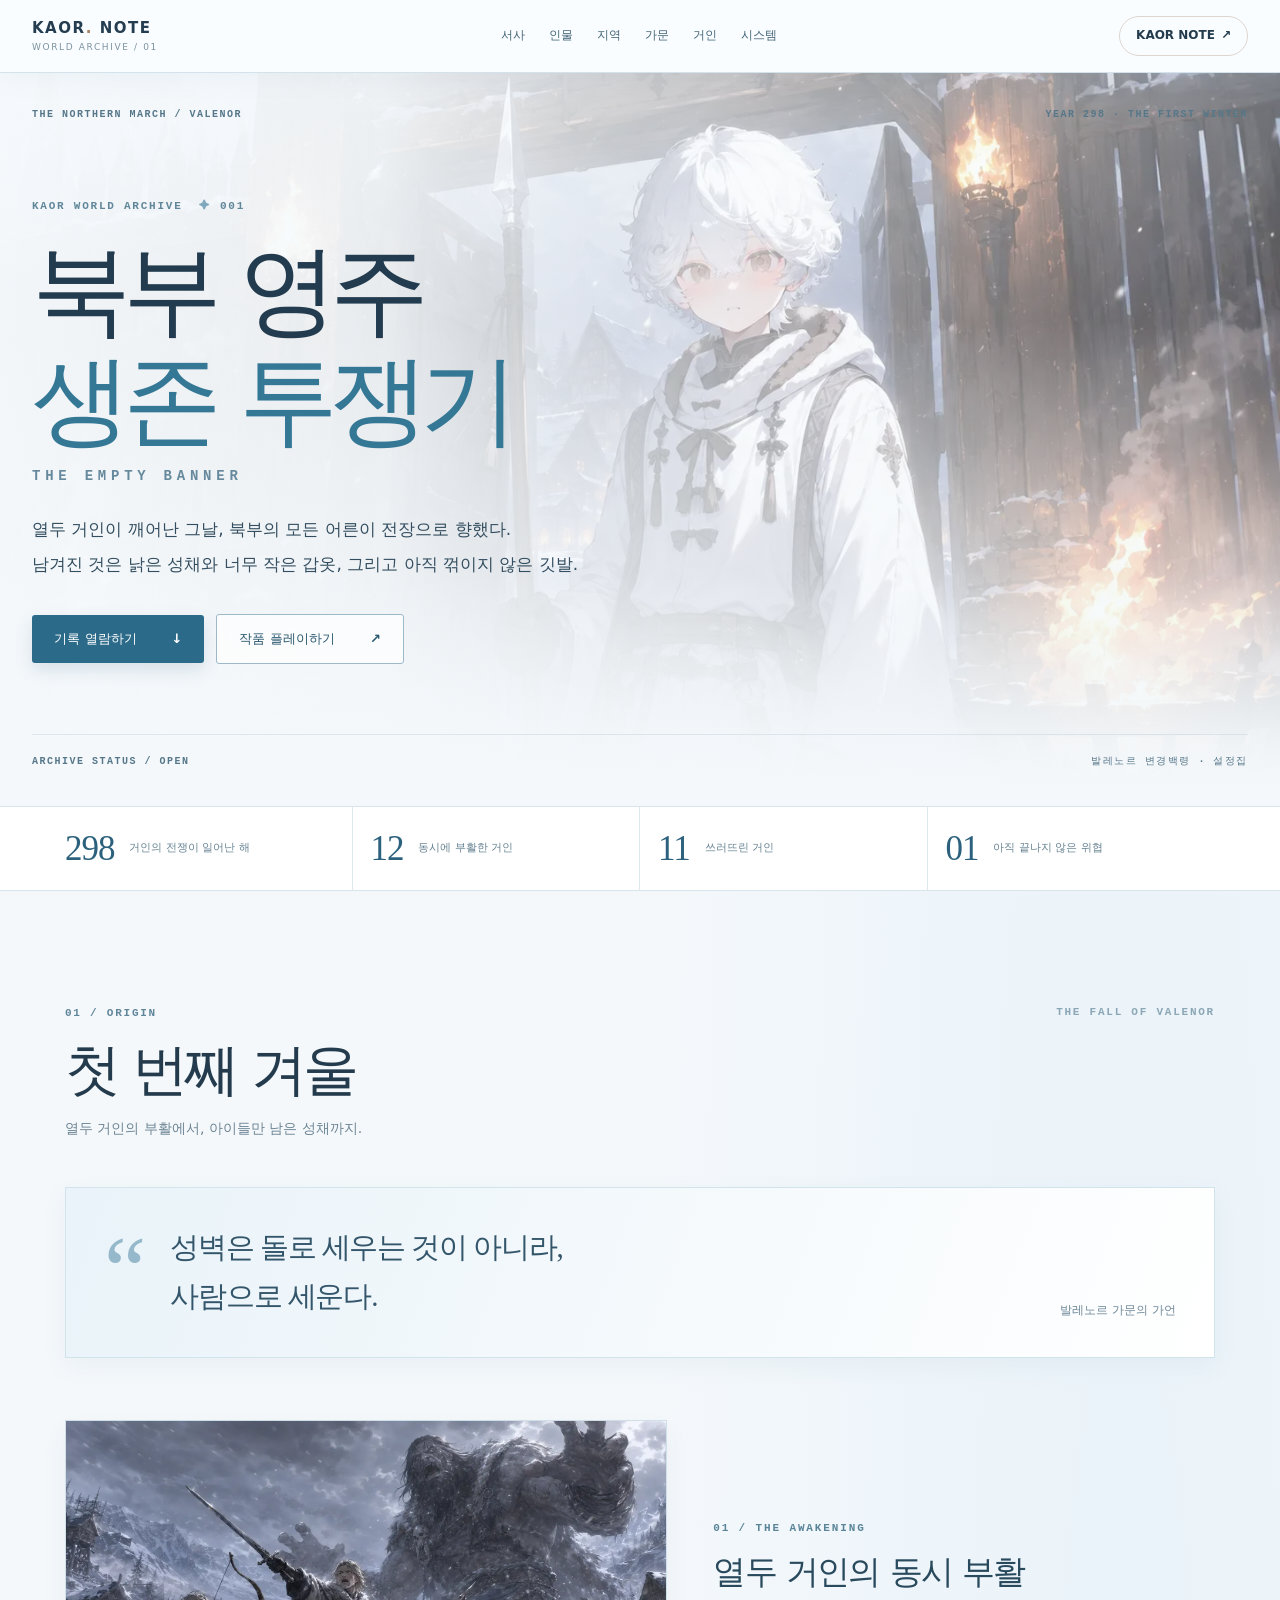
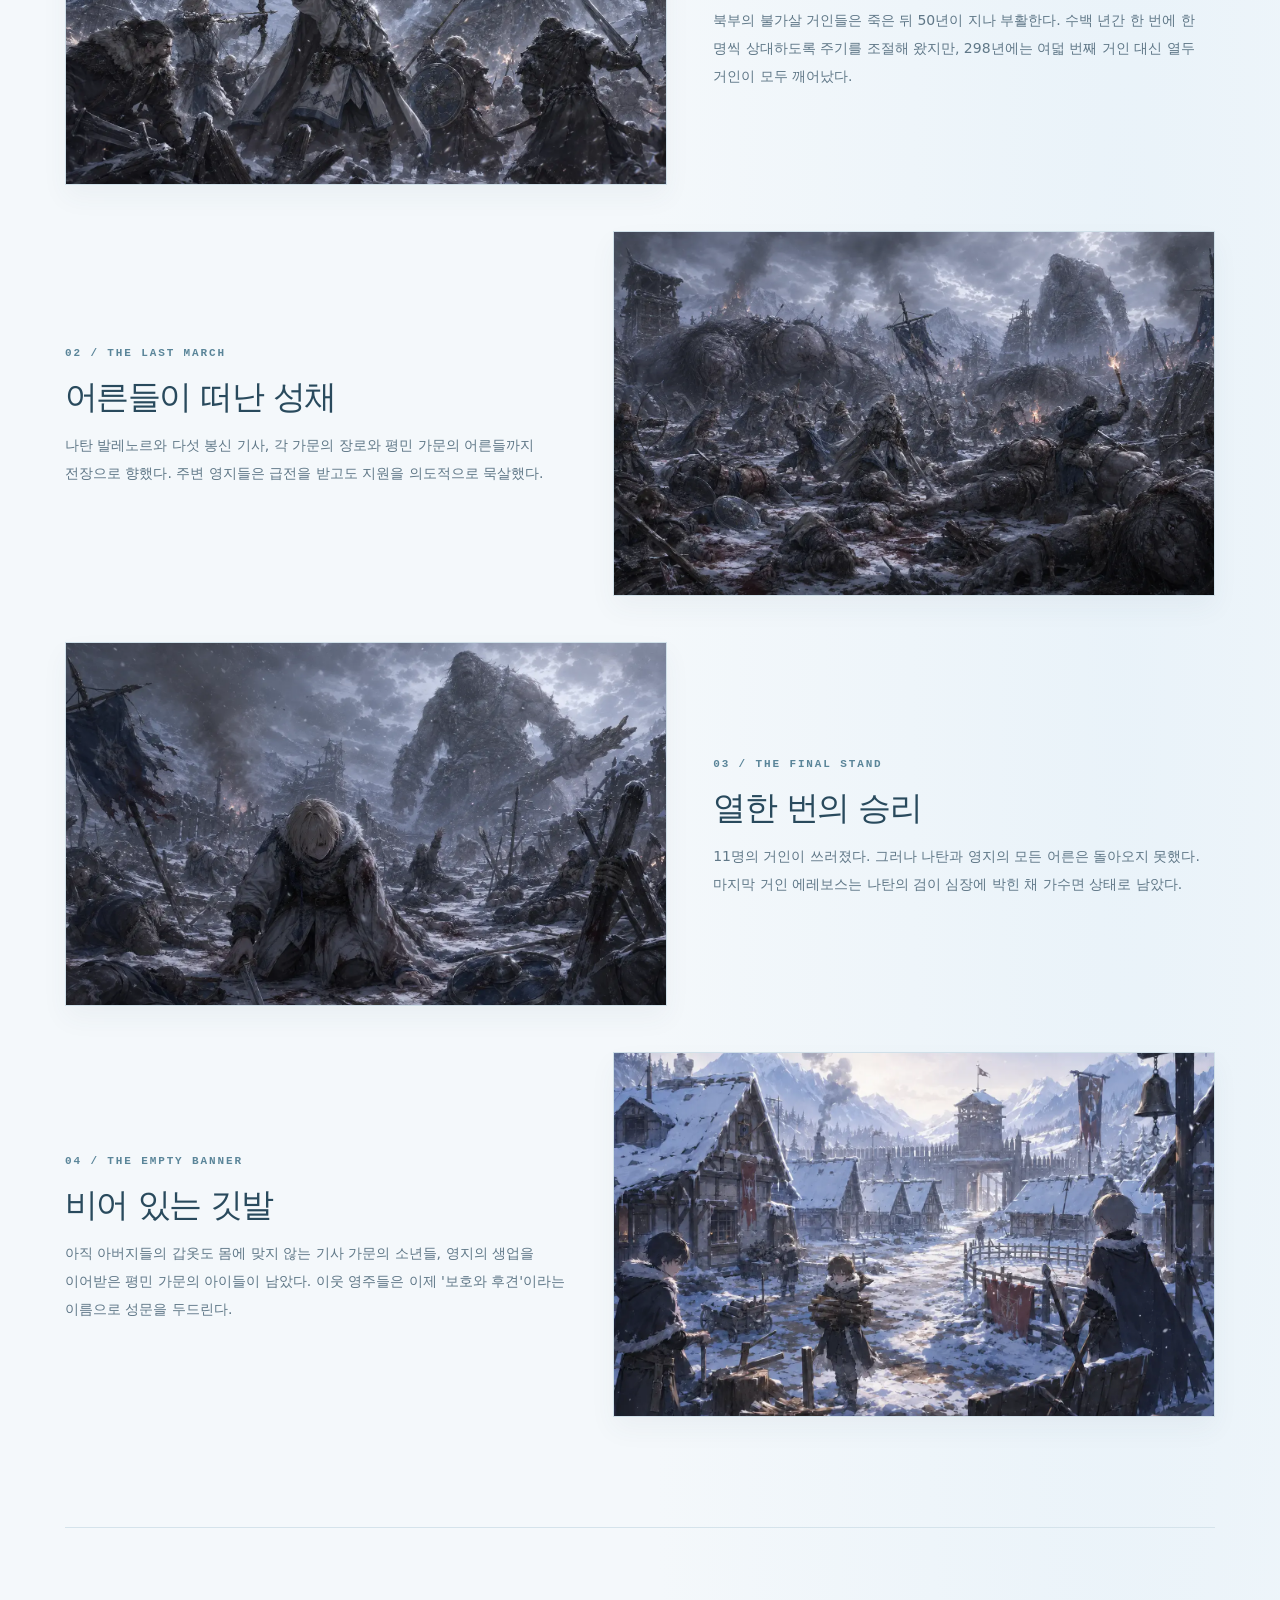
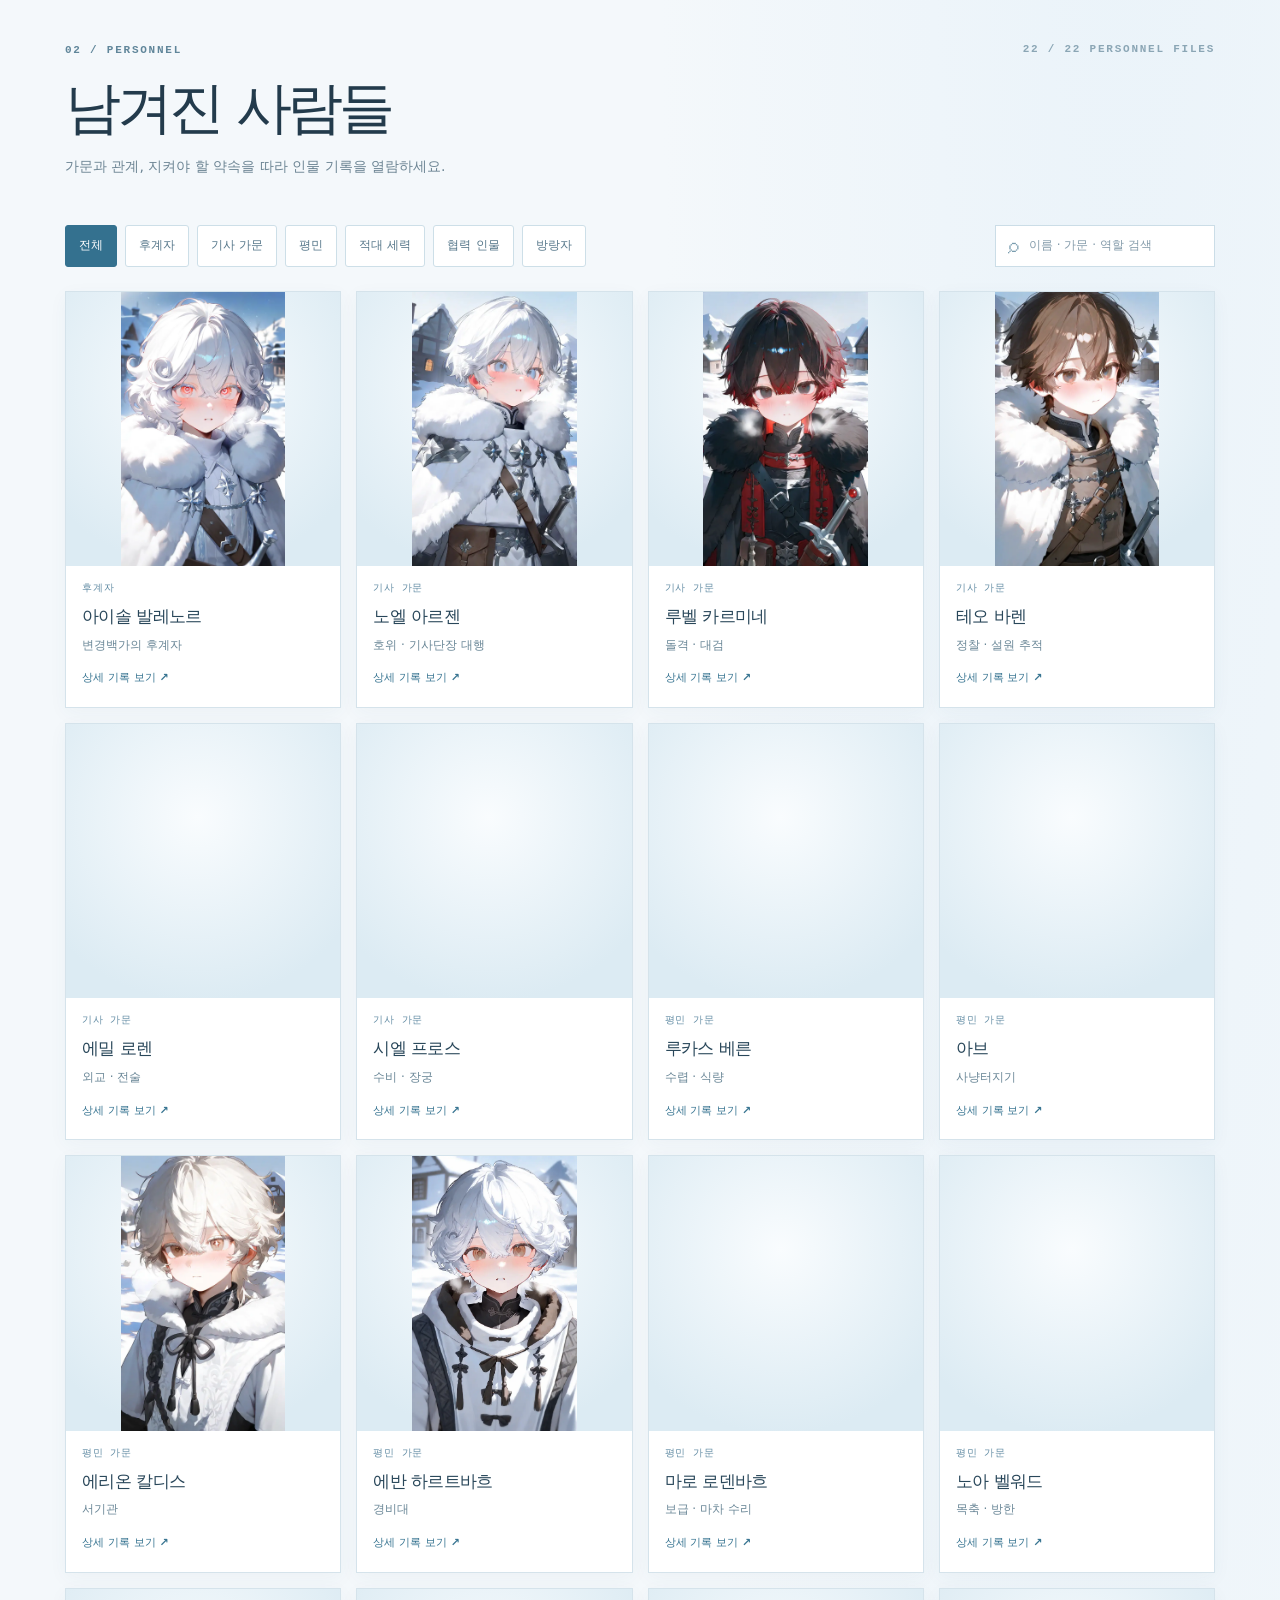
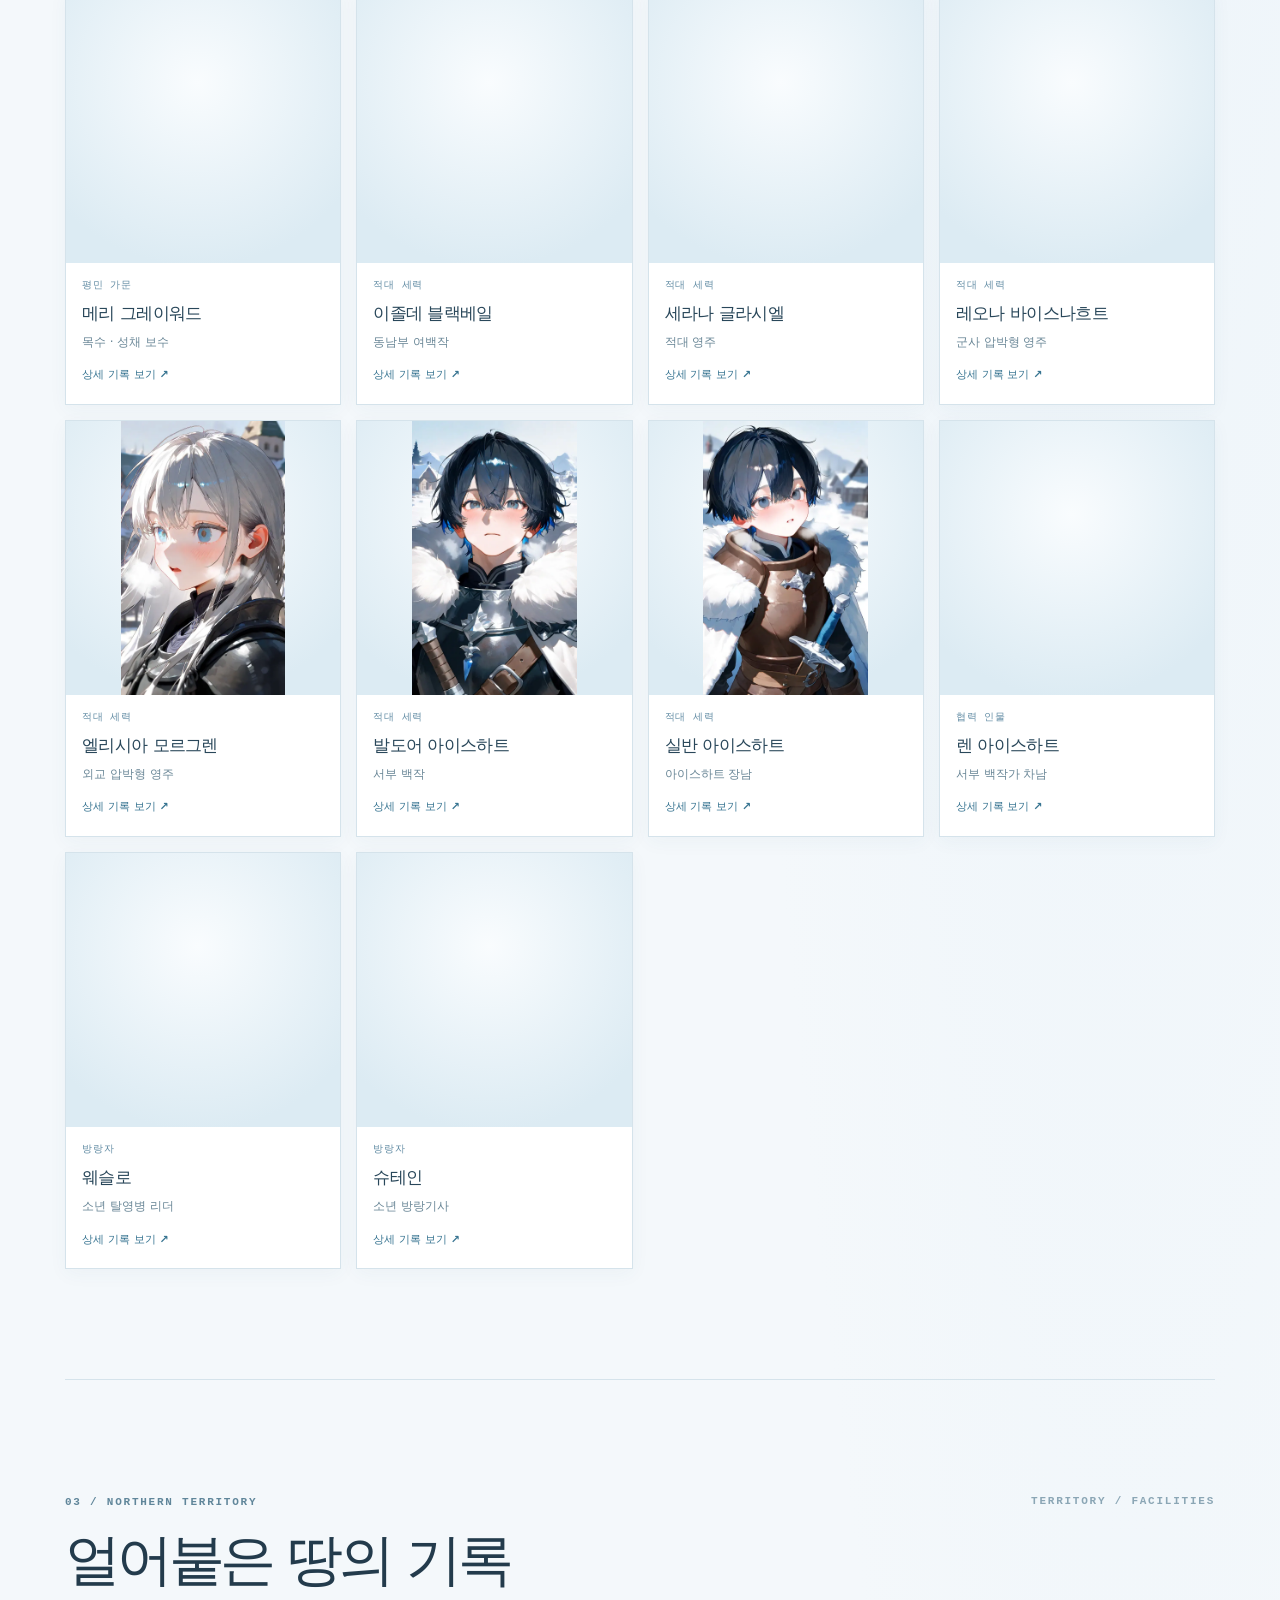
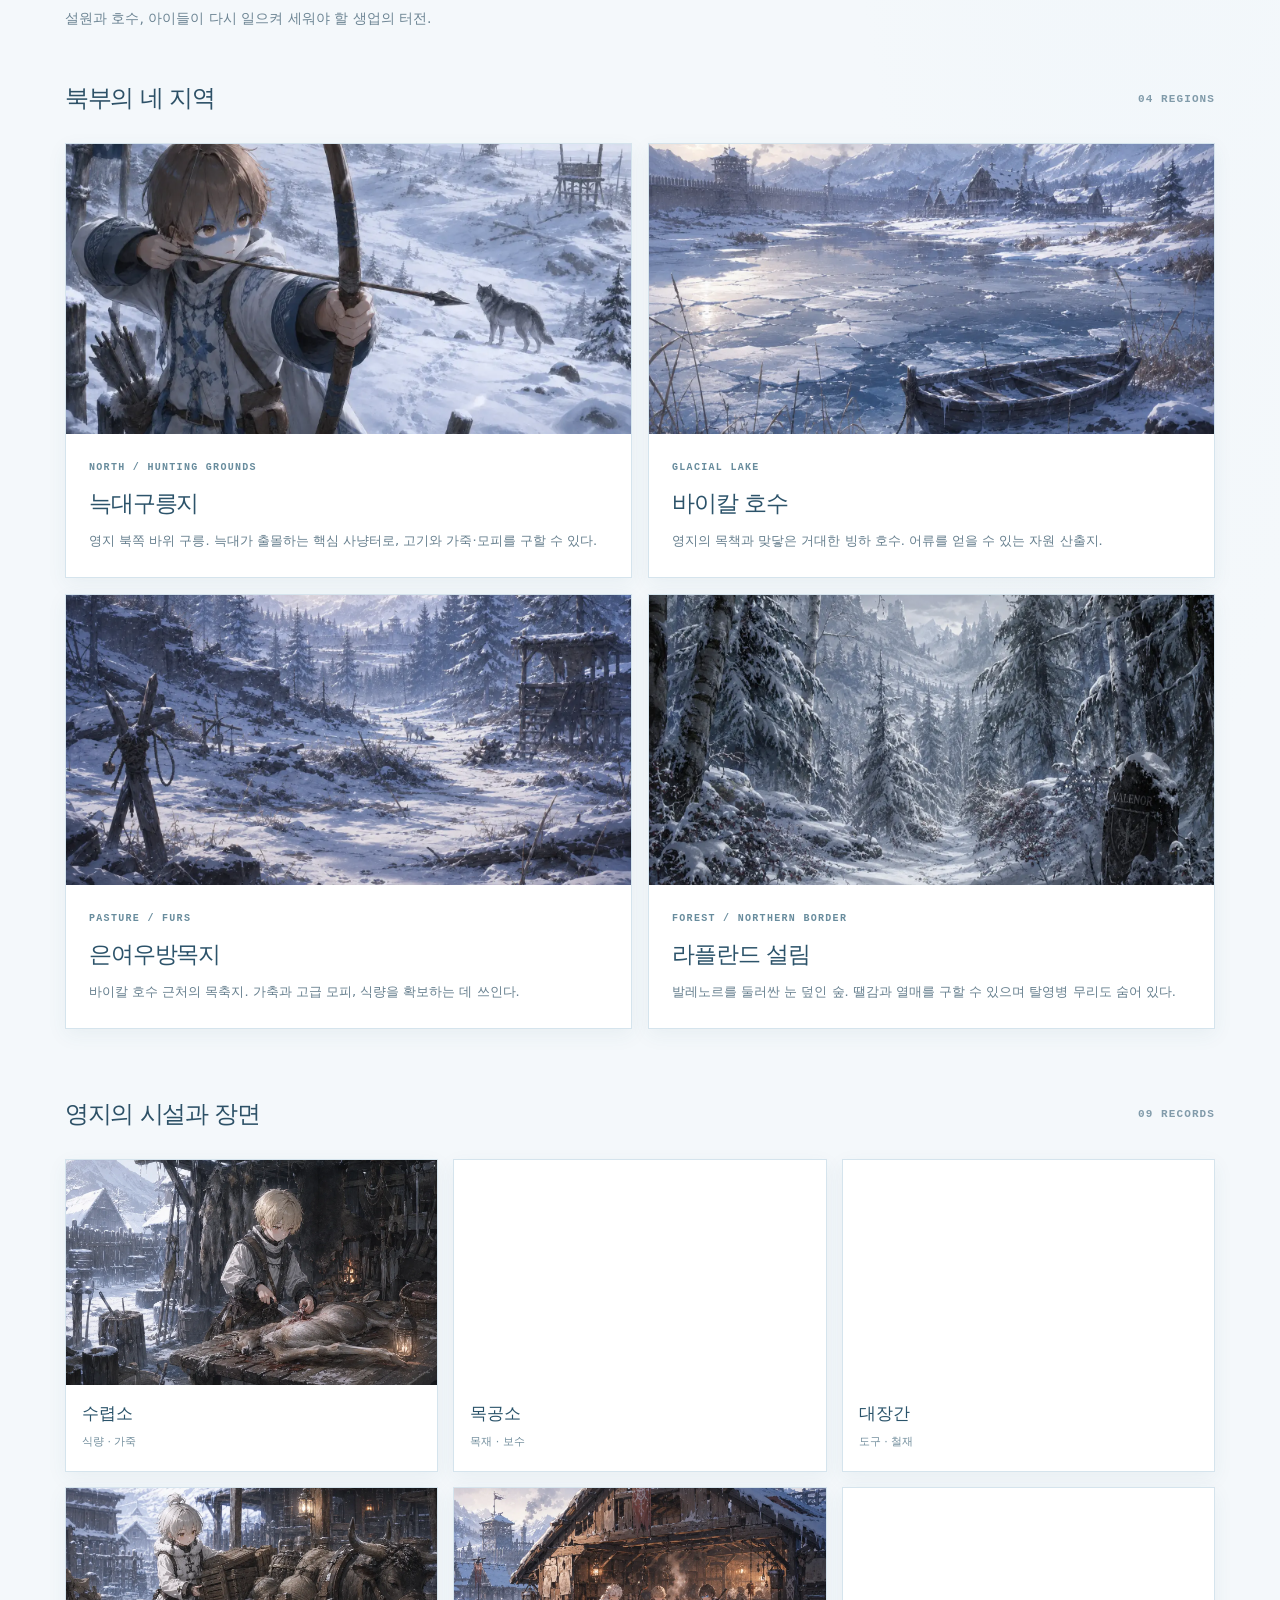
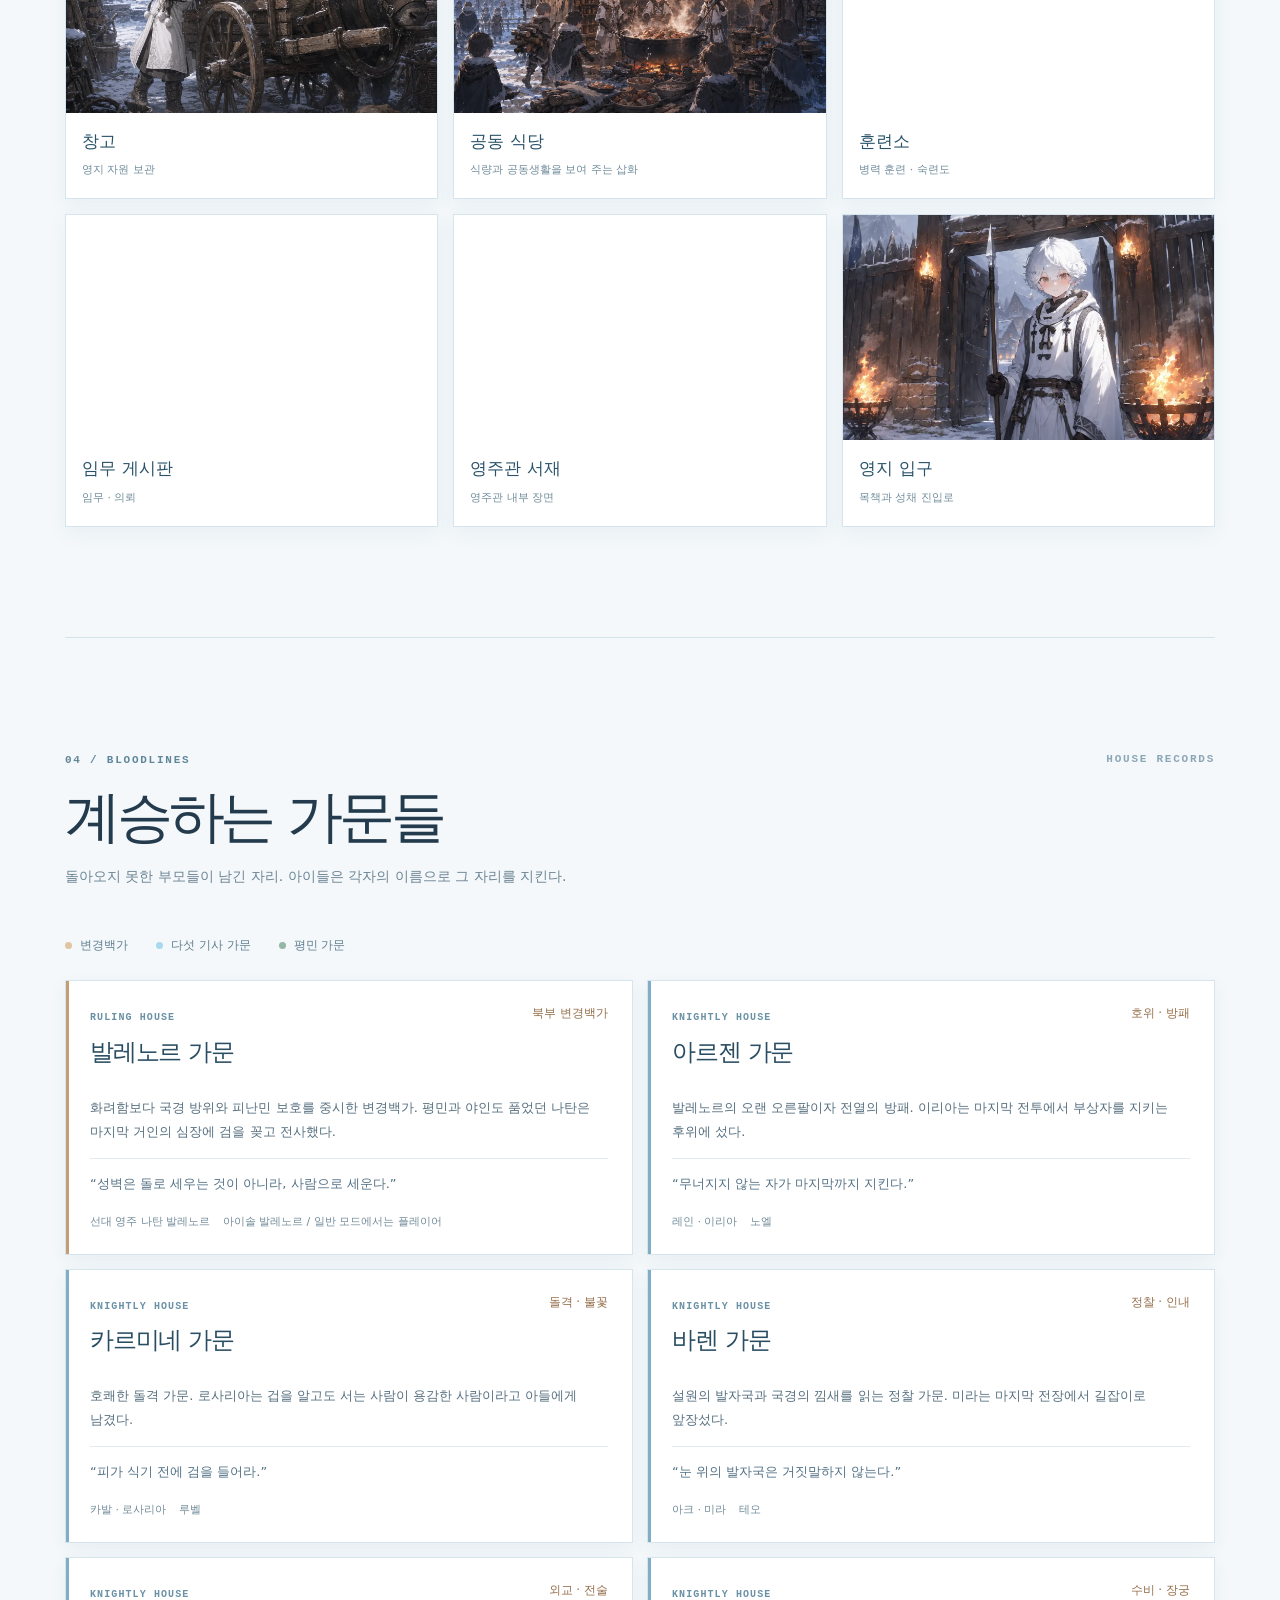
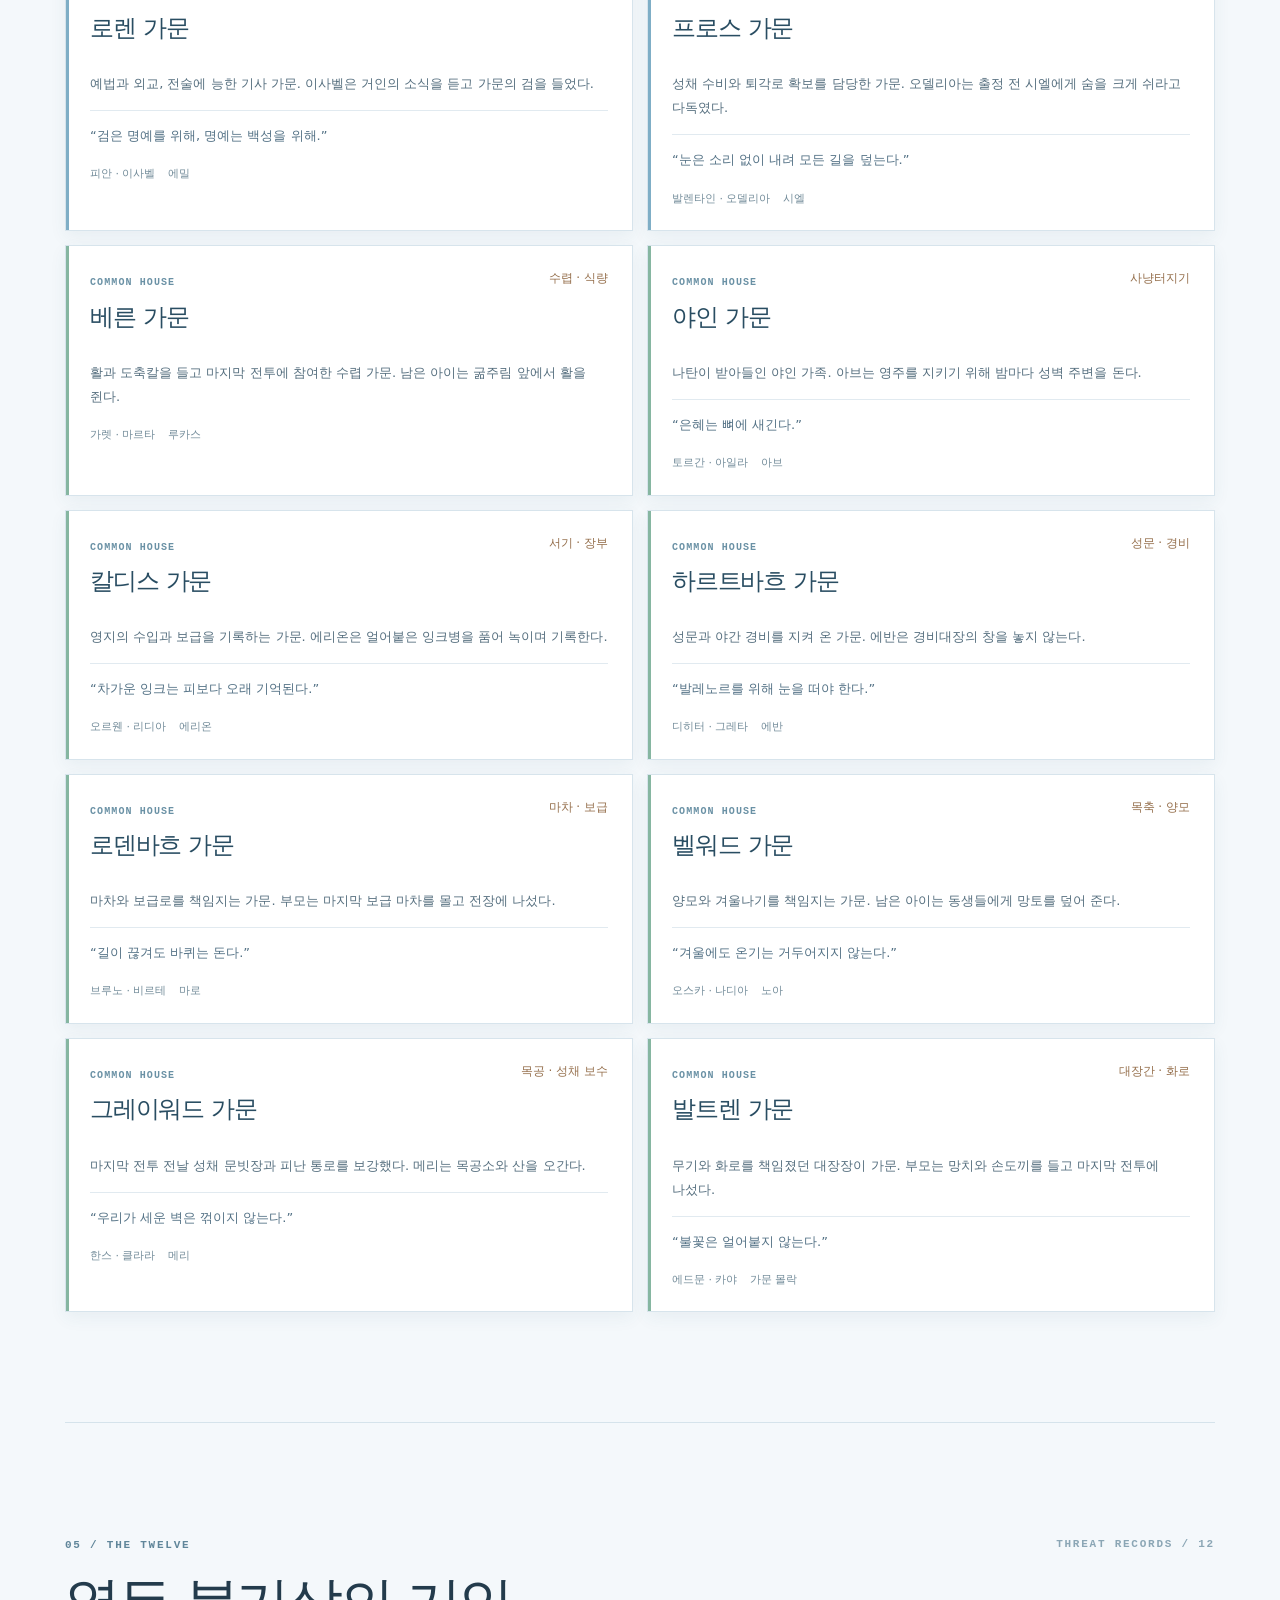
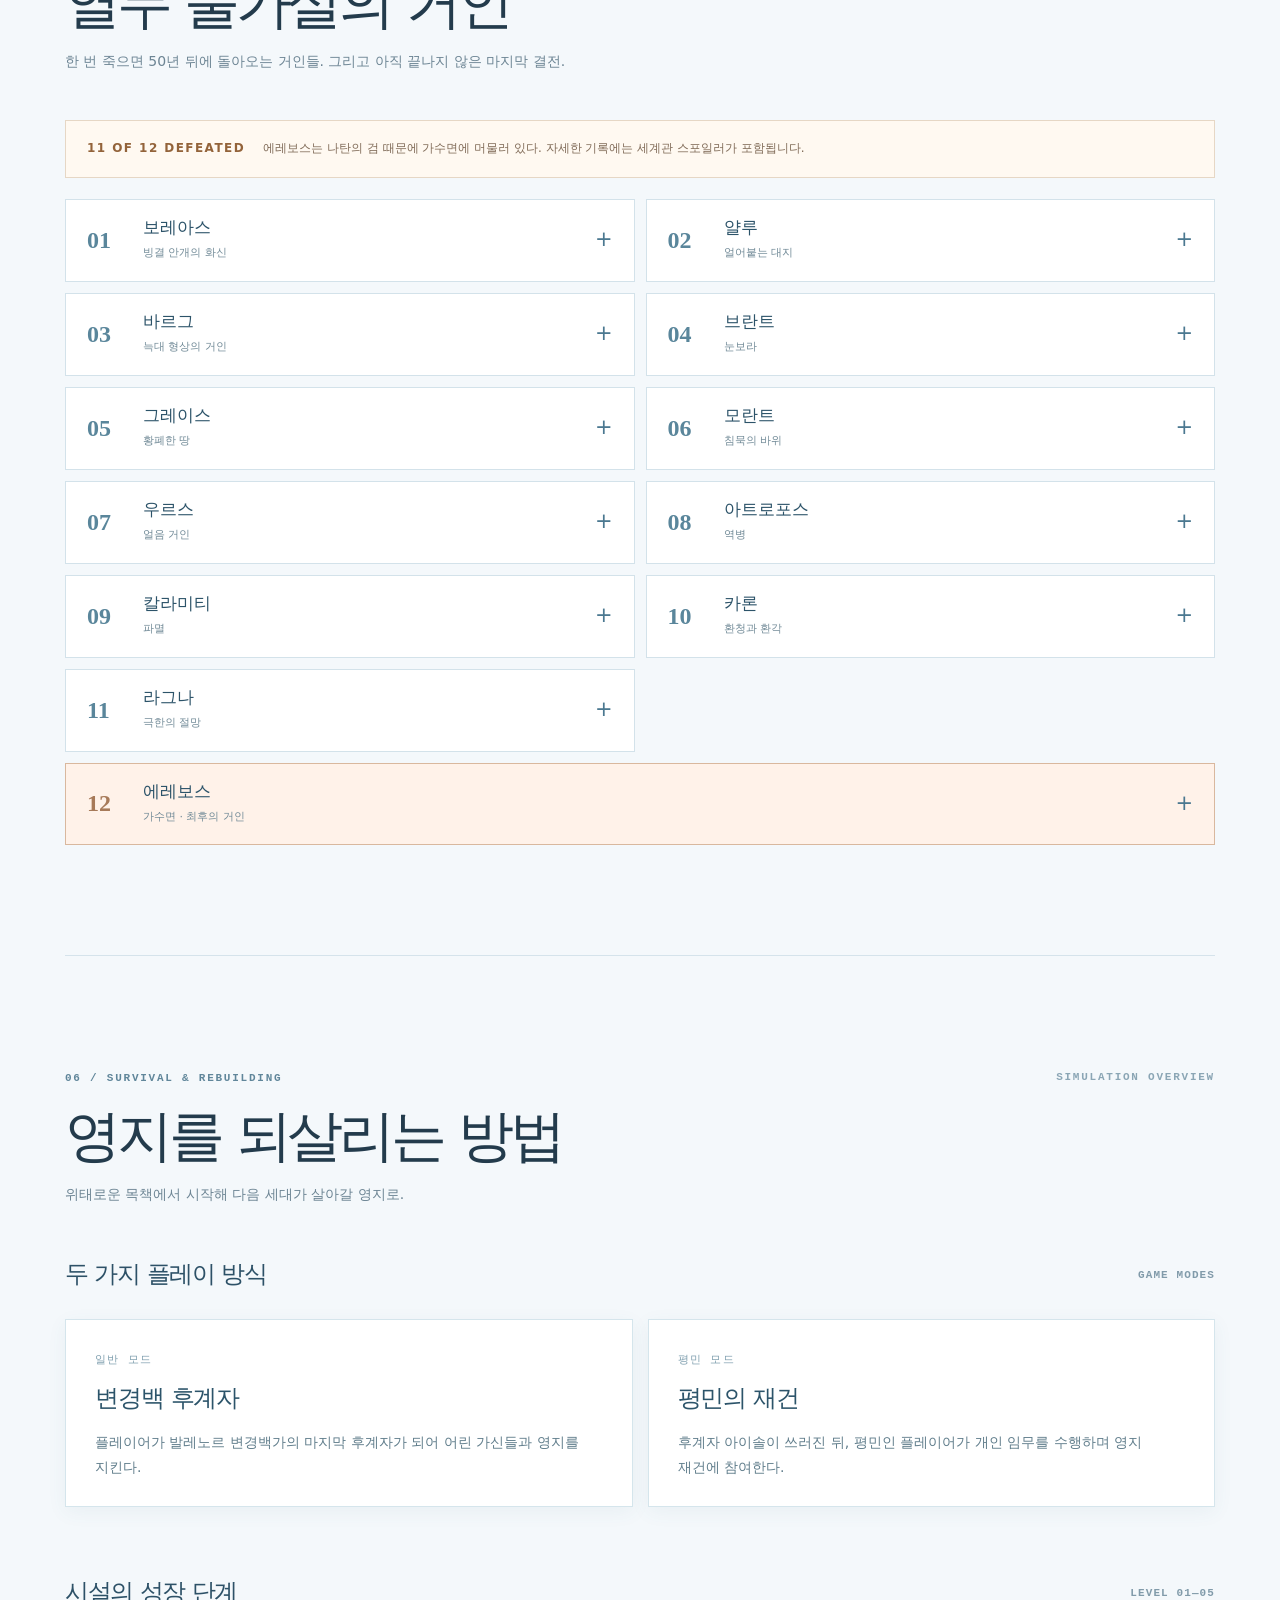
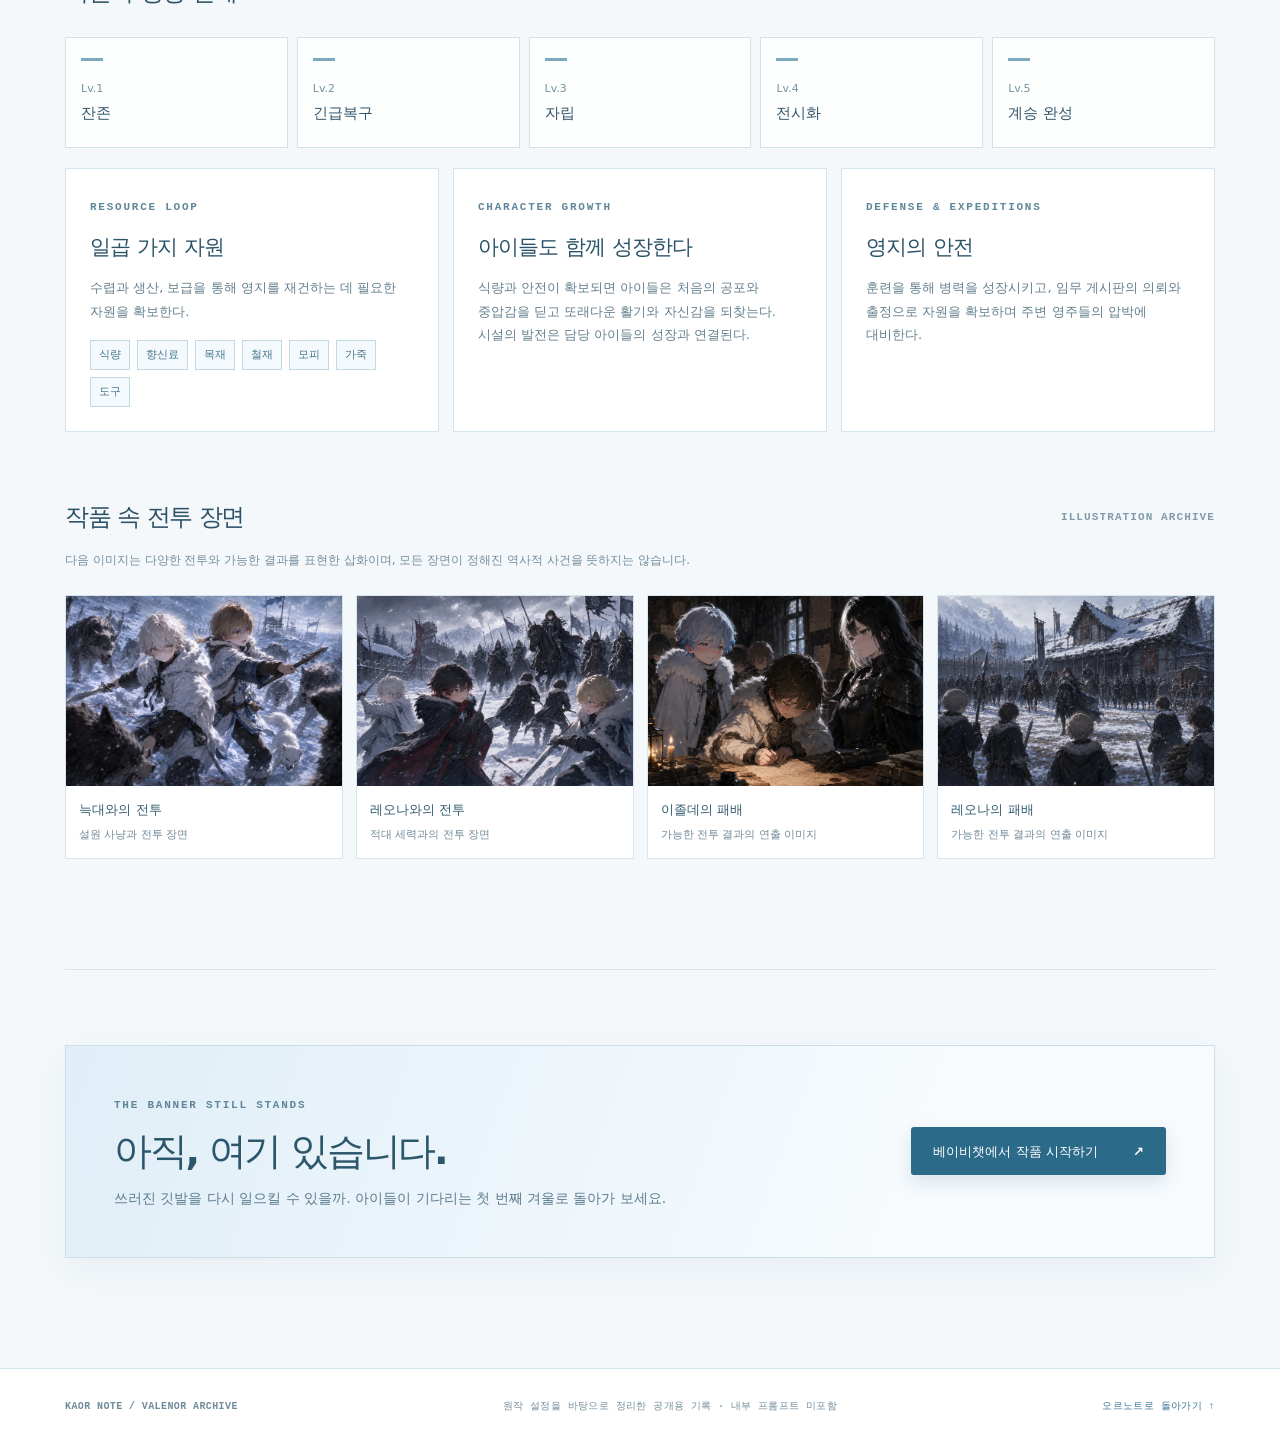
<file: worlds/northern-domain/index.html>
<!doctype html>
<html lang="ko">
<head>
  <meta charset="utf-8">
  <meta name="viewport" content="width=device-width,initial-scale=1">
  <meta name="theme-color" content="#f4f8fb">
  <meta name="description" content="북부 영주 생존 투쟁기 — 발레노르의 역사, 가문과 인물, 설원, 열두 거인과 영지 재건을 기록한 공식 창작 아카이브.">
  <meta property="og:title" content="북부 영주 생존 투쟁기 | 발레노르 기록보관소">
  <meta property="og:description" content="열두 거인의 전쟁 뒤, 아이들만 남은 북부 변경백령의 이야기.">
  <meta property="og:image" content="https://gaming94.github.io/assets/chatbots/northern-domain-survival/northern-domain-survival.webp">
  <title>북부 영주 생존 투쟁기 — 발레노르 기록보관소 | KAOR NOTE</title>
  <link rel="stylesheet" href="./world.css">
  <link rel="stylesheet" href="./snow.css">
  <link rel="stylesheet" href="../../assets/css/page-home-link.css">
  <script src="../../data/worlds/northern-domain.js" defer></script>
  <script src="./world.js" defer></script>
</head>
<body>
  <a class="skip-link" href="#history">본문 바로가기</a>
  <header class="site-header">
    <div class="header-shell">
      <a class="brand" href="../../" aria-label="KAOR NOTE 메인으로"><strong>KAOR<span>.</span> NOTE</strong><small>WORLD ARCHIVE / 01</small></a>
      <nav class="main-nav" aria-label="세계관 기록">
        <a href="#history">서사</a><a href="#characters">인물</a><a href="#places">지역</a><a href="#families">가문</a><a href="#giants">거인</a><a href="#systems">시스템</a>
      </nav>
      <a class="home-link" href="../../">KAOR NOTE <span aria-hidden="true">↗</span></a>
    </div>
  </header>
  <main>
    <section class="hero" aria-labelledby="hero-title">
      <div class="hero-art" aria-hidden="true"></div>
      <div class="hero-inner">
        <div class="hero-top"><span>THE NORTHERN MARCH / VALENOR</span><span>YEAR 298 · THE FIRST WINTER</span></div>
        <div class="hero-copy">
          <p class="eyebrow">KAOR WORLD ARCHIVE <span class="diamond" aria-hidden="true">✦</span> 001</p>
          <h1 id="hero-title">북부 영주<br><em>생존 투쟁기</em></h1>
          <p class="hero-en">THE EMPTY BANNER</p>
          <p class="hero-description">열두 거인이 깨어난 그날, 북부의 모든 어른이 전장으로 향했다.<br>남겨진 것은 낡은 성채와 너무 작은 갑옷, 그리고 아직 꺾이지 않은 깃발.</p>
          <div class="hero-buttons">
            <a class="primary-button" href="#history">기록 열람하기 <span aria-hidden="true">↓</span></a>
            <a class="outline-button" id="hero-chat" href="https://babechat.ai/character/u/0c4bebe0-724a-47d6-9788-476daacc95a5/profile" target="_blank" rel="noopener noreferrer">작품 플레이하기 <span aria-hidden="true">↗</span></a>
          </div>
        </div>
        <div class="hero-bottom"><span>ARCHIVE STATUS / OPEN</span><span>발레노르 변경백령 · 설정집</span></div>
      </div>
    </section>
    <div class="ribbon"><div class="ribbon-shell">
      <div><span class="ribbon-number">298</span><span class="ribbon-caption">거인의 전쟁이 일어난 해</span></div>
      <div><span class="ribbon-number">12</span><span class="ribbon-caption">동시에 부활한 거인</span></div>
      <div><span class="ribbon-number">11</span><span class="ribbon-caption">쓰러뜨린 거인</span></div>
      <div><span class="ribbon-number">01</span><span class="ribbon-caption">아직 끝나지 않은 위협</span></div>
    </div></div>
    <div class="page-container">
      <section class="section history" id="history" aria-labelledby="history-title">
        <div class="section-heading"><div><span class="section-index">01 / ORIGIN</span><h2 id="history-title">첫 번째 겨울</h2><p>열두 거인의 부활에서, 아이들만 남은 성채까지.</p></div><span class="section-aside">THE FALL OF VALENOR</span></div>
        <div class="quote-block"><span class="quote-mark" aria-hidden="true">“</span><blockquote>성벽은 돌로 세우는 것이 아니라,<br>사람으로 세운다.</blockquote><span>발레노르 가문의 가언</span></div>
        <div id="story-track" class="story-track"></div>
      </section>
      <section class="section people" id="characters" aria-labelledby="people-title">
        <div class="section-heading"><div><span class="section-index">02 / PERSONNEL</span><h2 id="people-title">남겨진 사람들</h2><p>가문과 관계, 지켜야 할 약속을 따라 인물 기록을 열람하세요.</p></div><span class="section-aside" id="people-count">PERSONNEL FILES</span></div>
        <div class="people-tools">
          <div class="people-filters" role="group" aria-label="인물 분류">
            <button class="filter active" type="button" data-group="all" aria-pressed="true">전체</button>
            <button class="filter" type="button" data-group="heir" aria-pressed="false">후계자</button>
            <button class="filter" type="button" data-group="knight" aria-pressed="false">기사 가문</button>
            <button class="filter" type="button" data-group="civilian" aria-pressed="false">평민</button>
            <button class="filter" type="button" data-group="rival" aria-pressed="false">적대 세력</button>
            <button class="filter" type="button" data-group="ally" aria-pressed="false">협력 인물</button>
            <button class="filter" type="button" data-group="wanderer" aria-pressed="false">방랑자</button>
          </div>
          <label class="people-search"><span class="search-glyph" aria-hidden="true">⌕</span><span class="sr-only">인물 검색</span><input id="people-query" type="search" placeholder="이름 · 가문 · 역할 검색"></label>
        </div>
        <div id="people-list" class="people-grid"></div>
      </section>
      <section class="section places" id="places" aria-labelledby="places-title">
        <div class="section-heading"><div><span class="section-index">03 / NORTHERN TERRITORY</span><h2 id="places-title">얼어붙은 땅의 기록</h2><p>설원과 호수, 아이들이 다시 일으켜 세워야 할 생업의 터전.</p></div><span class="section-aside">TERRITORY / FACILITIES</span></div>
        <h3 class="subheading">북부의 네 지역 <span>04 REGIONS</span></h3>
        <div id="region-list" class="region-grid"></div>
        <h3 class="subheading facility-heading">영지의 시설과 장면 <span>09 RECORDS</span></h3>
        <div id="facility-list" class="facility-grid"></div>
      </section>
      <section class="section families" id="families" aria-labelledby="families-title">
        <div class="section-heading"><div><span class="section-index">04 / BLOODLINES</span><h2 id="families-title">계승하는 가문들</h2><p>돌아오지 못한 부모들이 남긴 자리. 아이들은 각자의 이름으로 그 자리를 지킨다.</p></div><span class="section-aside">HOUSE RECORDS</span></div>
        <div class="house-legend"><span><i class="legend-dot dot-royal"></i>변경백가</span><span><i class="legend-dot dot-knight"></i>다섯 기사 가문</span><span><i class="legend-dot dot-civilian"></i>평민 가문</span></div>
        <div id="house-list" class="house-list"></div>
      </section>
      <section class="section giants" id="giants" aria-labelledby="giants-title">
        <div class="section-heading"><div><span class="section-index">05 / THE TWELVE</span><h2 id="giants-title">열두 불가살의 거인</h2><p>한 번 죽으면 50년 뒤에 돌아오는 거인들. 그리고 아직 끝나지 않은 마지막 결전.</p></div><span class="section-aside">THREAT RECORDS / 12</span></div>
        <div class="giant-notice"><strong>11 OF 12 DEFEATED</strong><p>에레보스는 나탄의 검 때문에 가수면에 머물러 있다. 자세한 기록에는 세계관 스포일러가 포함됩니다.</p></div>
        <div id="giant-list" class="giant-grid"></div>
      </section>
      <section class="section systems" id="systems" aria-labelledby="systems-title">
        <div class="section-heading"><div><span class="section-index">06 / SURVIVAL & REBUILDING</span><h2 id="systems-title">영지를 되살리는 방법</h2><p>위태로운 목책에서 시작해 다음 세대가 살아갈 영지로.</p></div><span class="section-aside">SIMULATION OVERVIEW</span></div>
        <h3 class="subheading">두 가지 플레이 방식 <span>GAME MODES</span></h3>
        <div id="mode-list" class="mode-grid"></div>
        <h3 class="subheading facility-heading">시설의 성장 단계 <span>LEVEL 01—05</span></h3>
        <ol id="upgrade-list" class="upgrade-track"></ol>
        <div class="system-panels">
          <article><span class="card-label">RESOURCE LOOP</span><h3>일곱 가지 자원</h3><p>수렵과 생산, 보급을 통해 영지를 재건하는 데 필요한 자원을 확보한다.</p><div id="resource-list" class="resource-tags"></div></article>
          <article><span class="card-label">CHARACTER GROWTH</span><h3>아이들도 함께 성장한다</h3><p>식량과 안전이 확보되면 아이들은 처음의 공포와 중압감을 딛고 또래다운 활기와 자신감을 되찾는다. 시설의 발전은 담당 아이들의 성장과 연결된다.</p></article>
          <article><span class="card-label">DEFENSE & EXPEDITIONS</span><h3>영지의 안전</h3><p>훈련을 통해 병력을 성장시키고, 임무 게시판의 의뢰와 출정으로 자원을 확보하며 주변 영주들의 압박에 대비한다.</p></article>
        </div>
        <h3 class="subheading facility-heading">작품 속 전투 장면 <span>ILLUSTRATION ARCHIVE</span></h3>
        <p class="gallery-note">다음 이미지는 다양한 전투와 가능한 결과를 표현한 삽화이며, 모든 장면이 정해진 역사적 사건을 뜻하지는 않습니다.</p>
        <div id="encounter-list" class="encounter-grid"></div>
      </section>
      <section class="outro" aria-labelledby="outro-title">
        <div><span class="section-index">THE BANNER STILL STANDS</span><h2 id="outro-title">아직, 여기 있습니다.</h2><p>쓰러진 깃발을 다시 일으킬 수 있을까. 아이들이 기다리는 첫 번째 겨울로 돌아가 보세요.</p></div>
        <a id="footer-chat" class="primary-button" href="https://babechat.ai/character/u/0c4bebe0-724a-47d6-9788-476daacc95a5/profile" target="_blank" rel="noopener noreferrer">베이비챗에서 작품 시작하기 <span aria-hidden="true">↗</span></a>
      </section>
    </div>
  </main>
  <footer class="site-footer"><span>KAOR NOTE / VALENOR ARCHIVE</span><span>원작 설정을 바탕으로 정리한 공개용 기록 · 내부 프롬프트 미포함</span><a href="../../#chatbots">오르노트로 돌아가기 ↑</a></footer>
  <dialog id="person-dialog" class="person-dialog" aria-labelledby="detail-name">
    <div class="dialog-surface">
      <button class="dialog-close" type="button" id="dialog-close" aria-label="인물 상세 정보 닫기">✕</button>
      <div class="dialog-photo"><img id="detail-image" alt=""><div id="alternate-photos" class="alternate-photos"></div></div>
      <div class="dialog-content"><span id="detail-category" class="card-label"></span><h2 id="detail-name"></h2><div id="detail-role" class="detail-role"></div><div id="detail-family" class="detail-family"></div><p id="detail-desc"></p><blockquote id="detail-quote"></blockquote><span class="dialog-foot">VALENOR PERSONNEL RECORD</span></div>
    </div>
  </dialog>
</body>
</html>
</file>
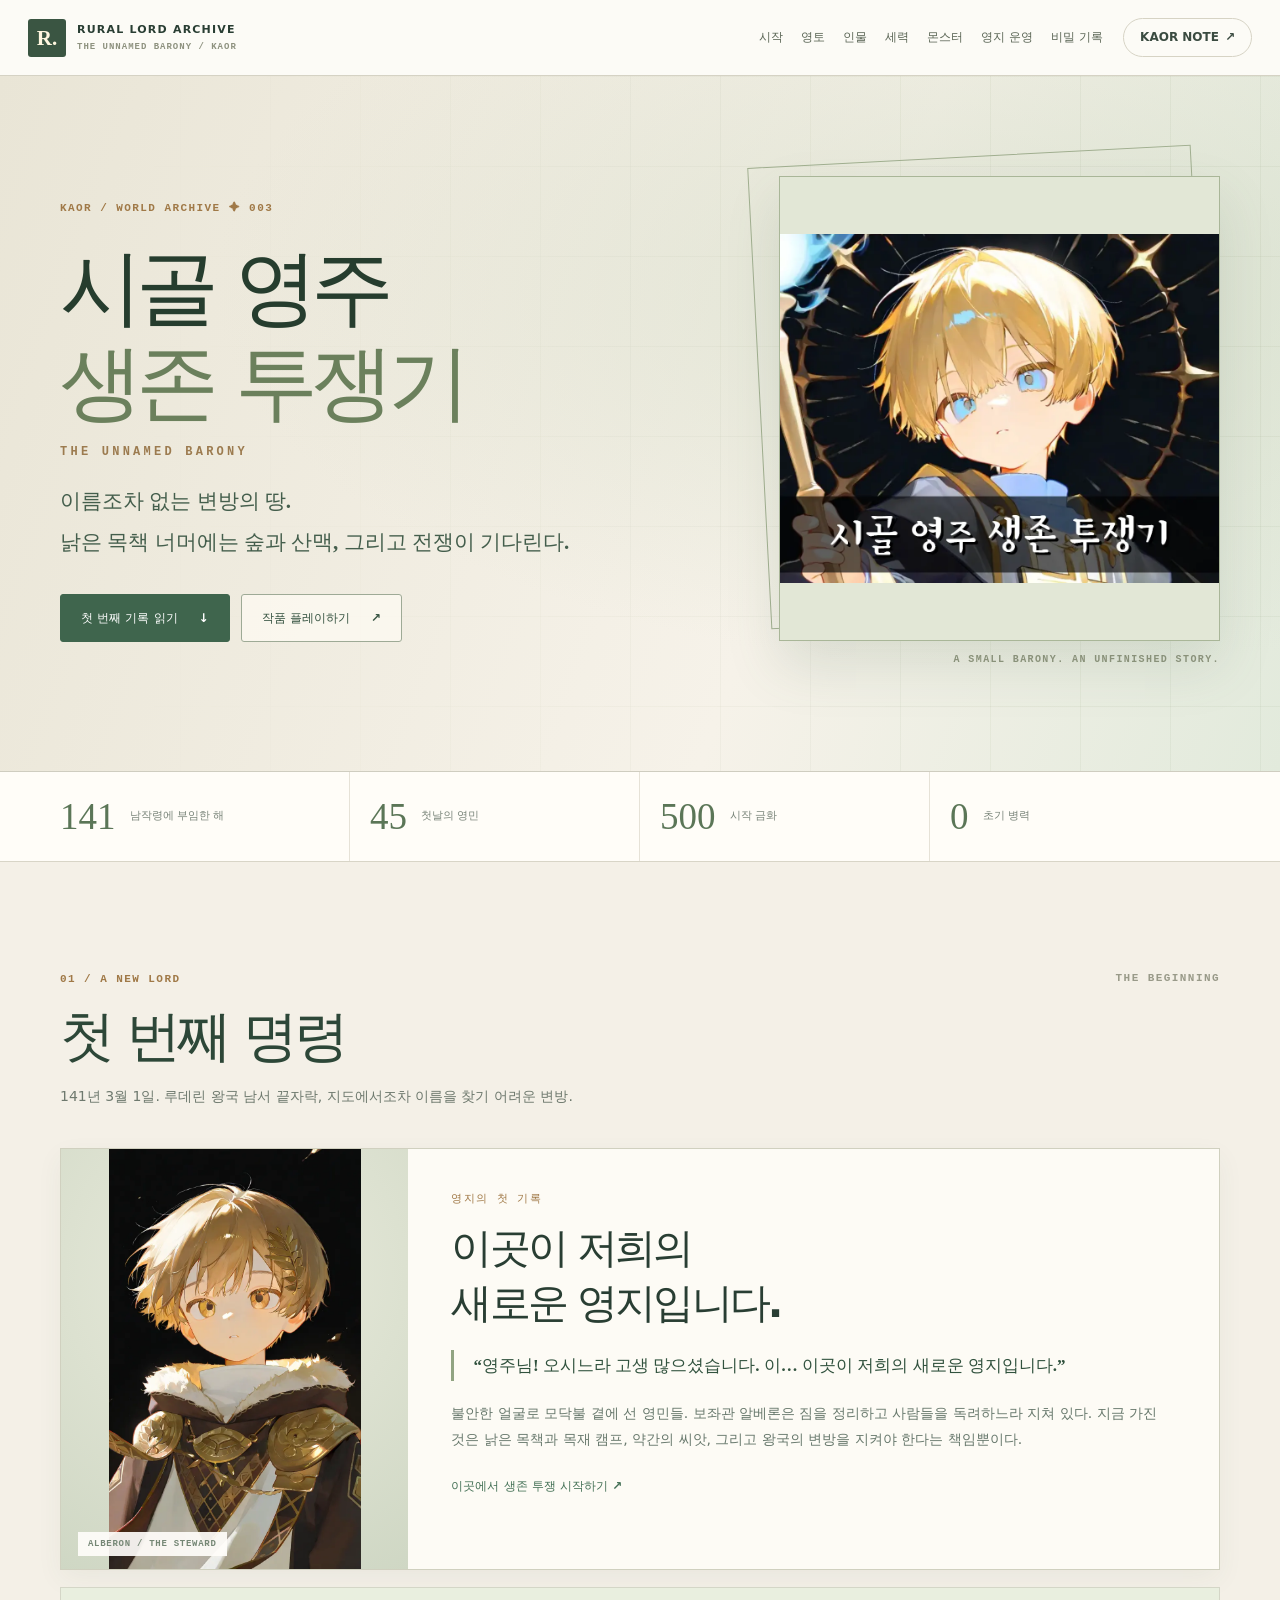
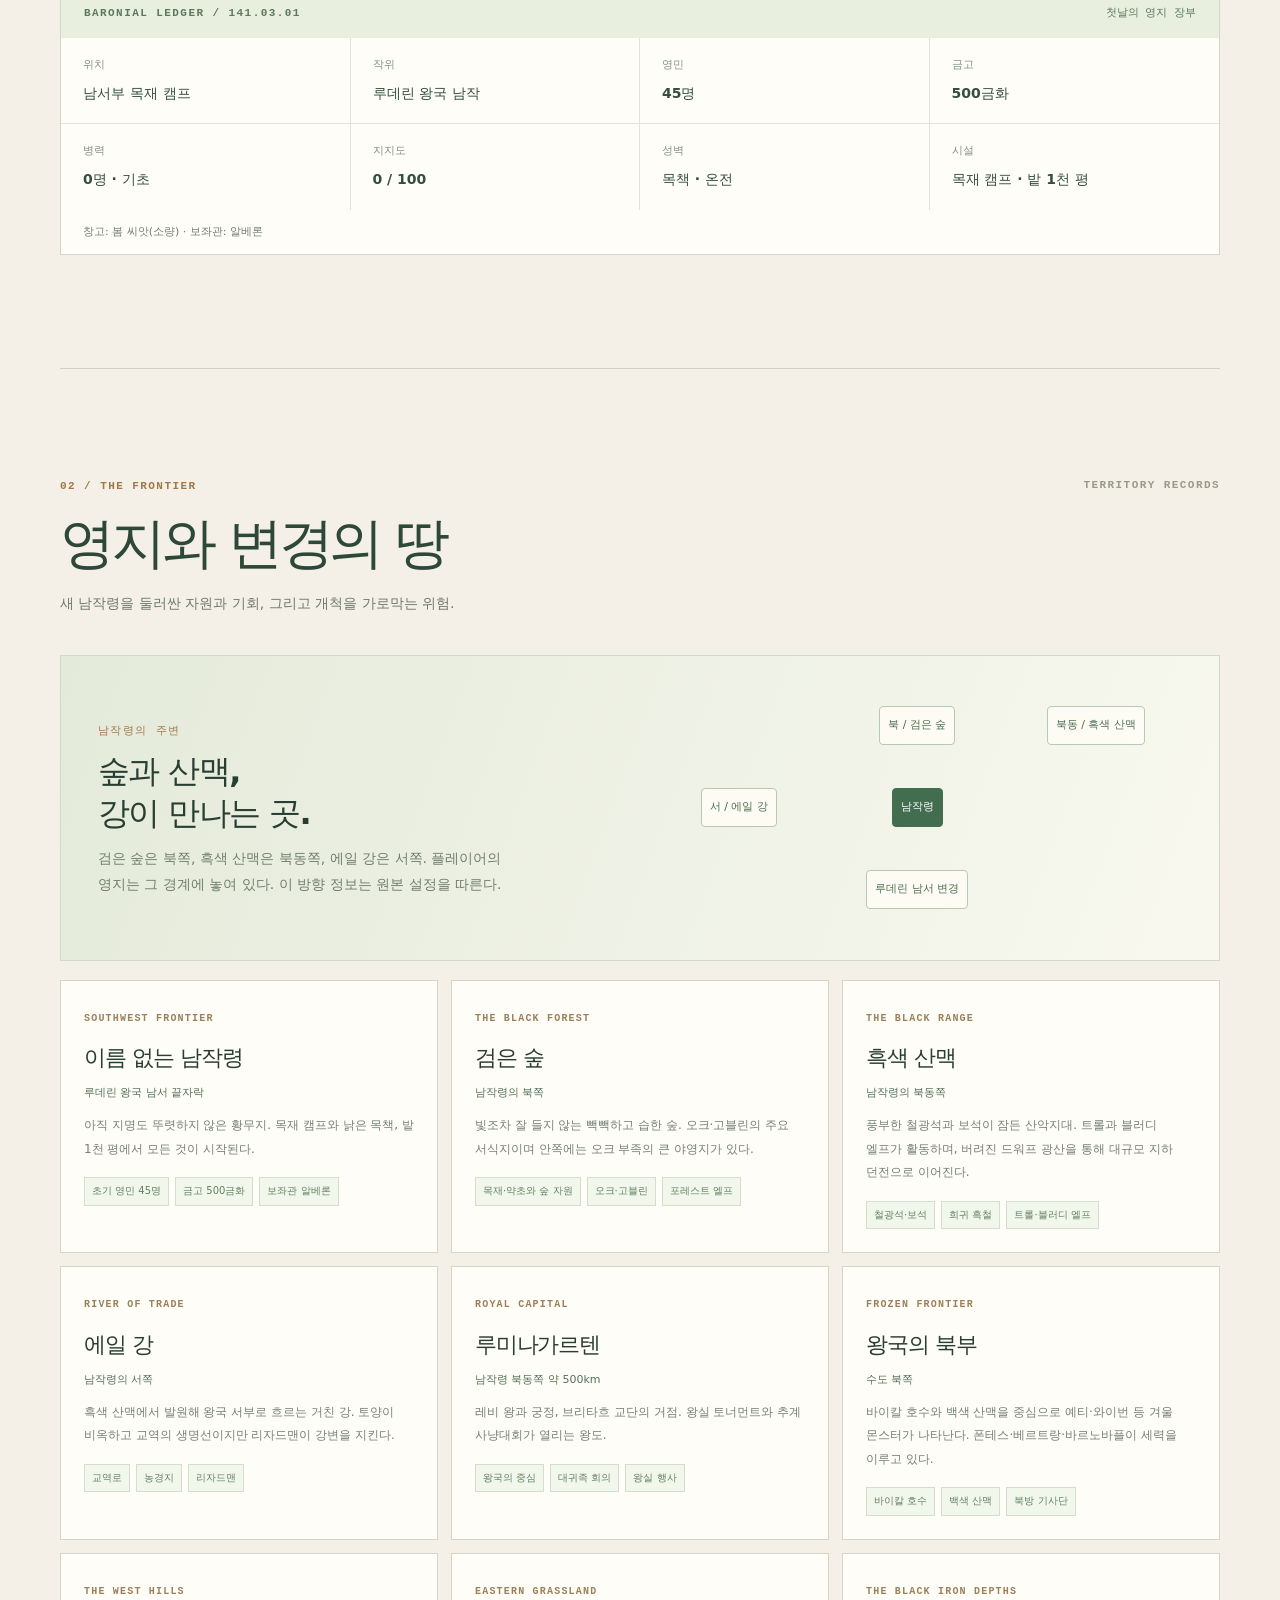
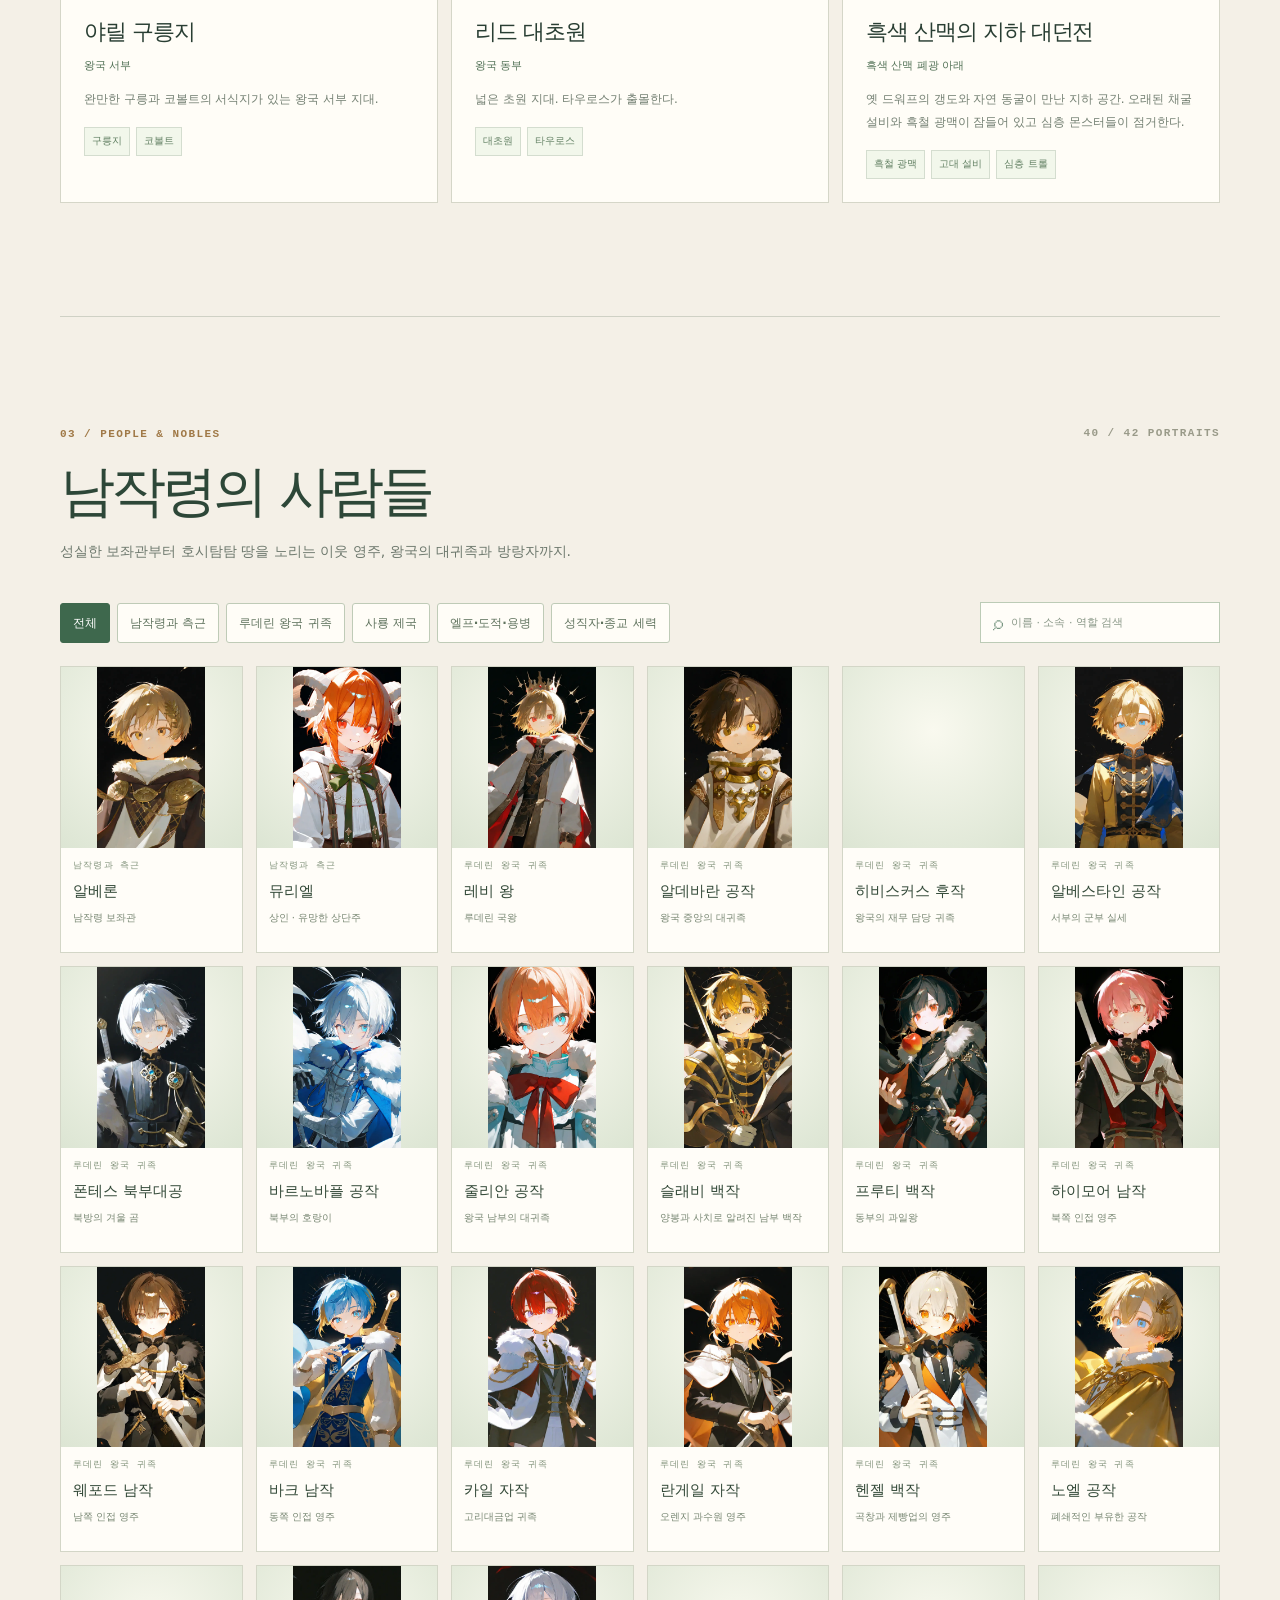
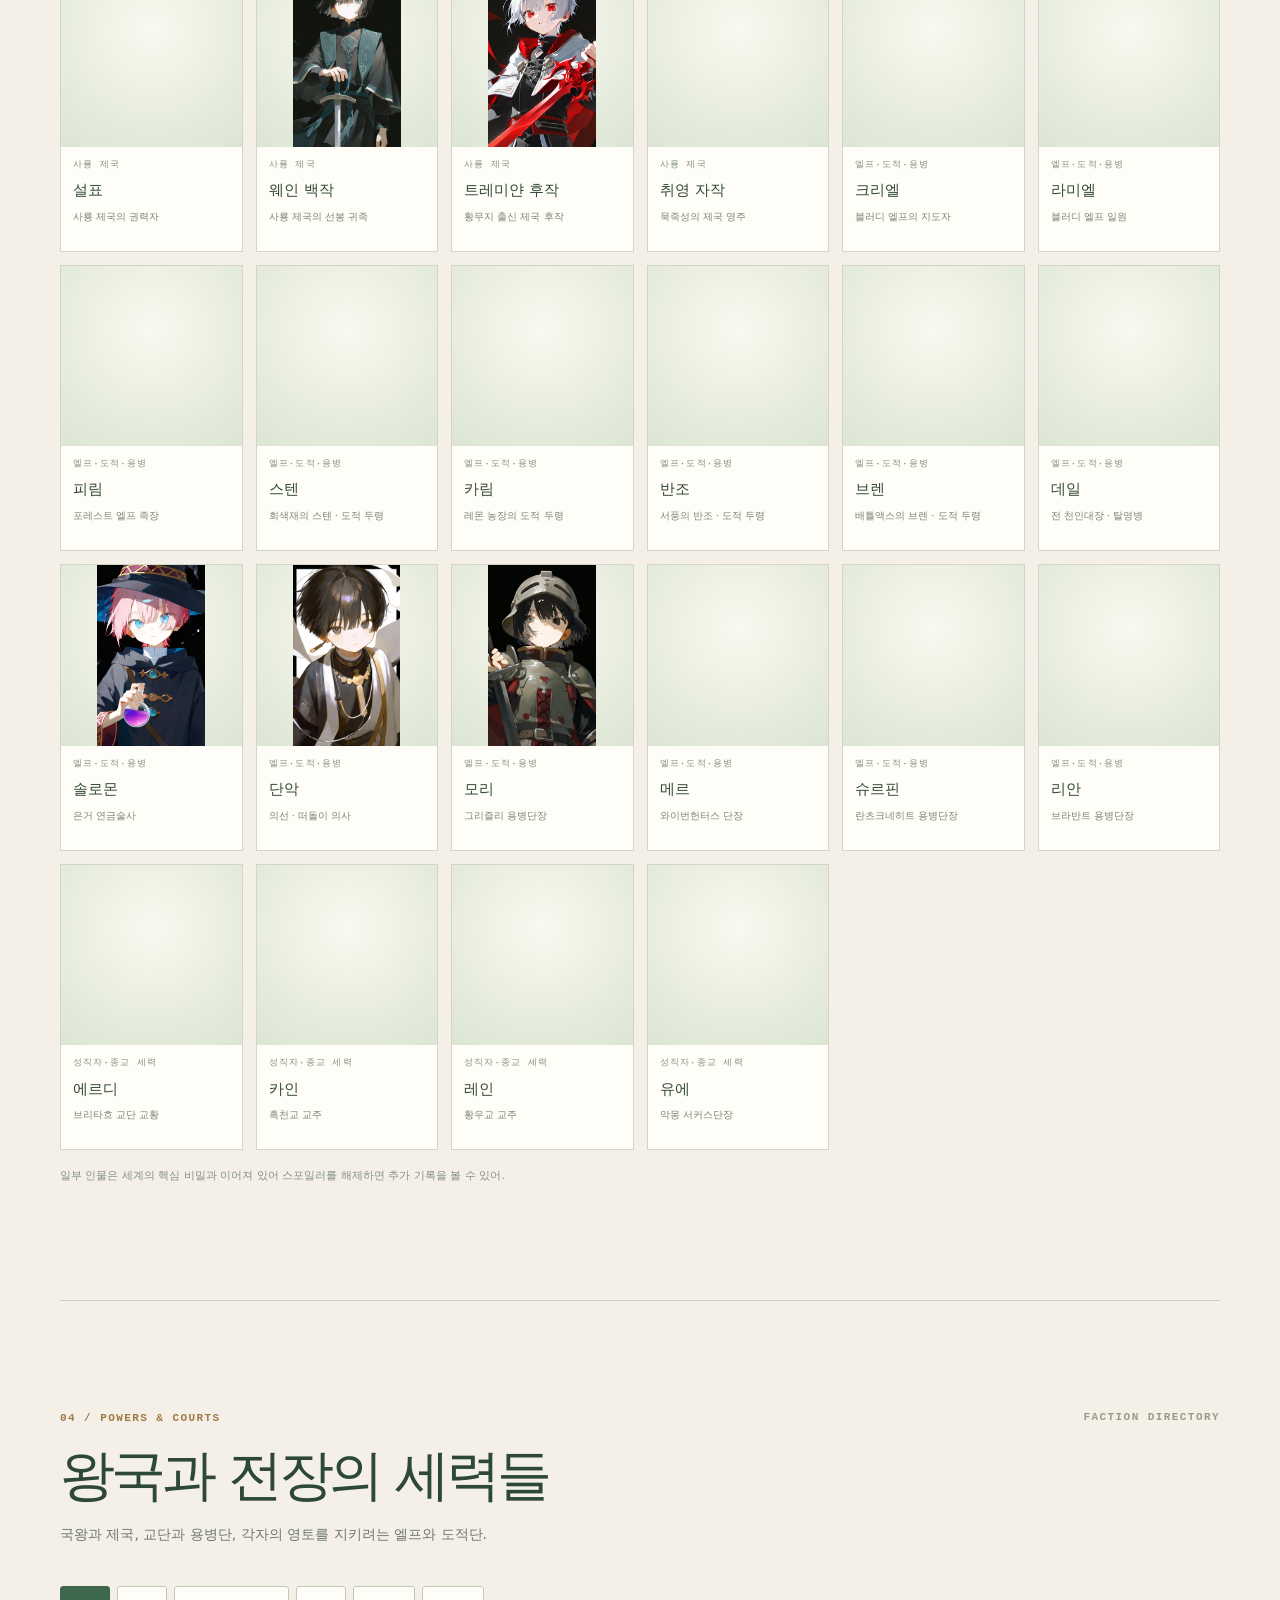
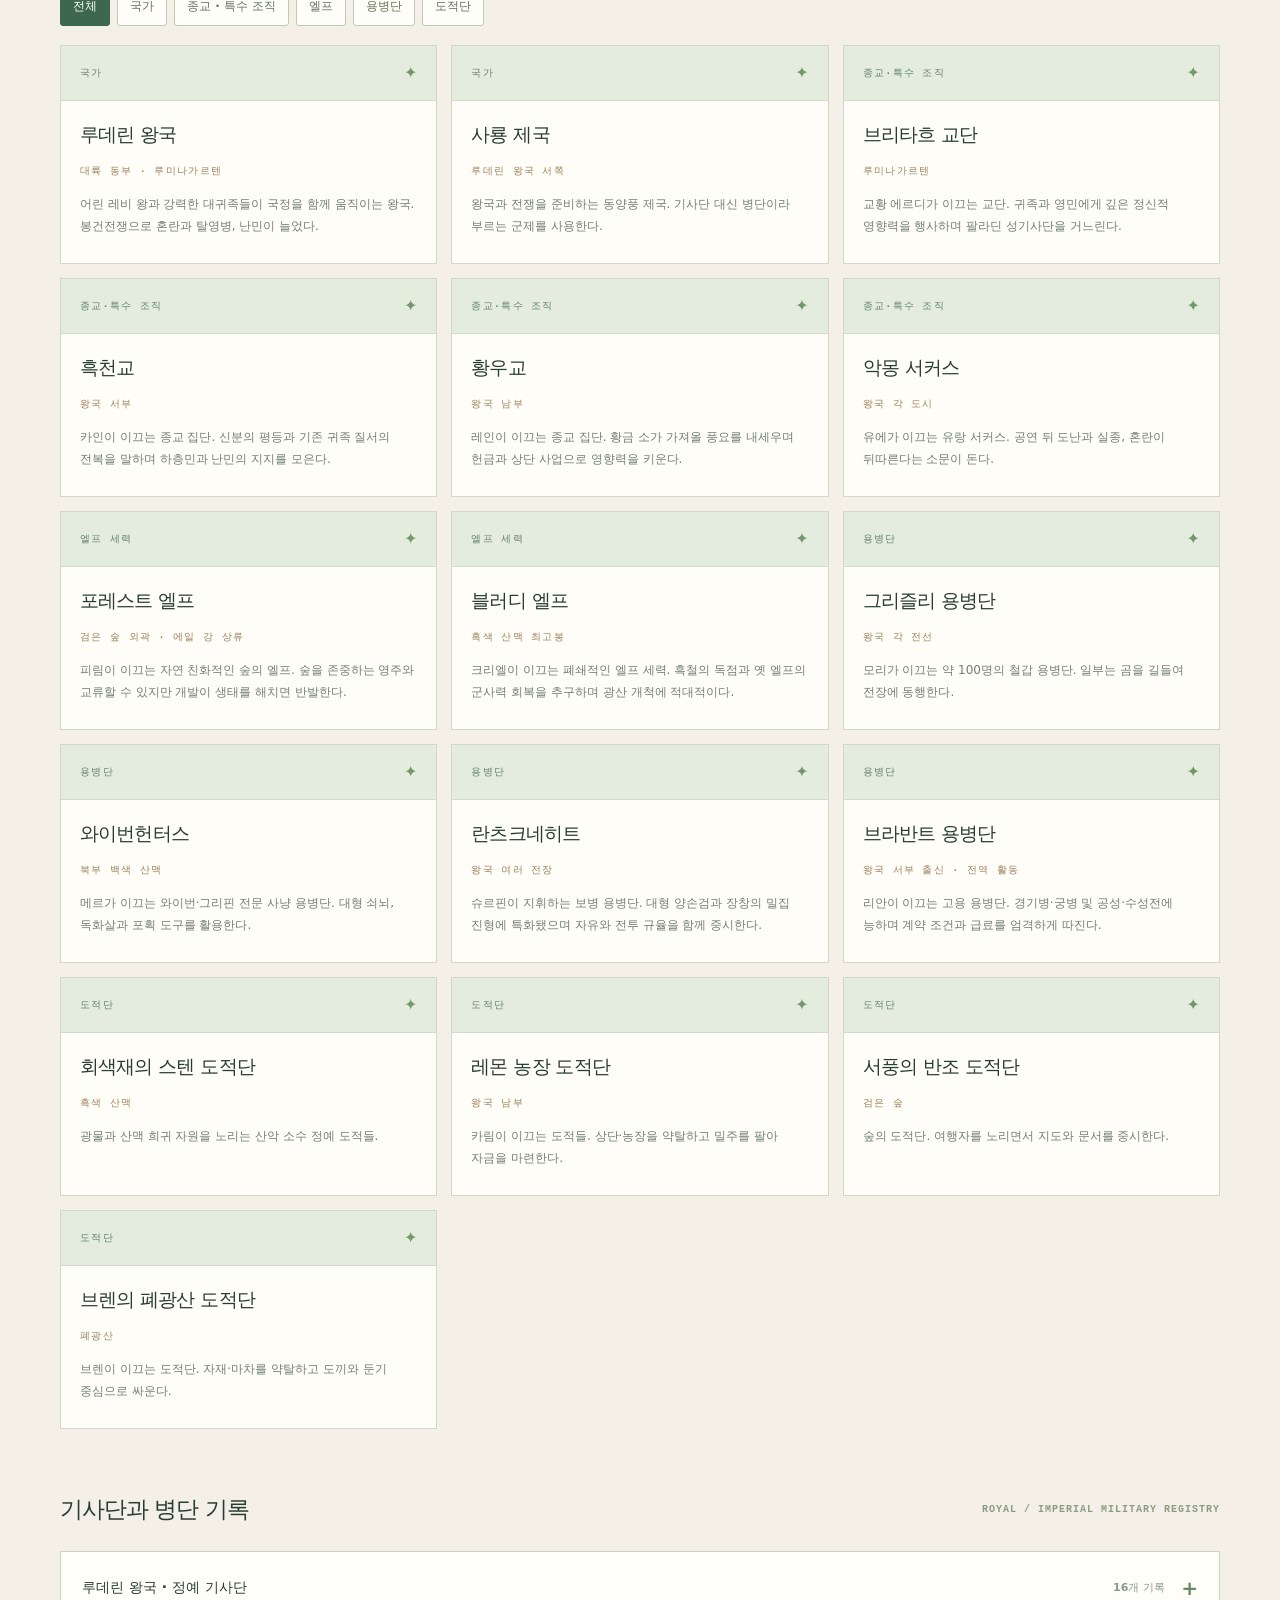
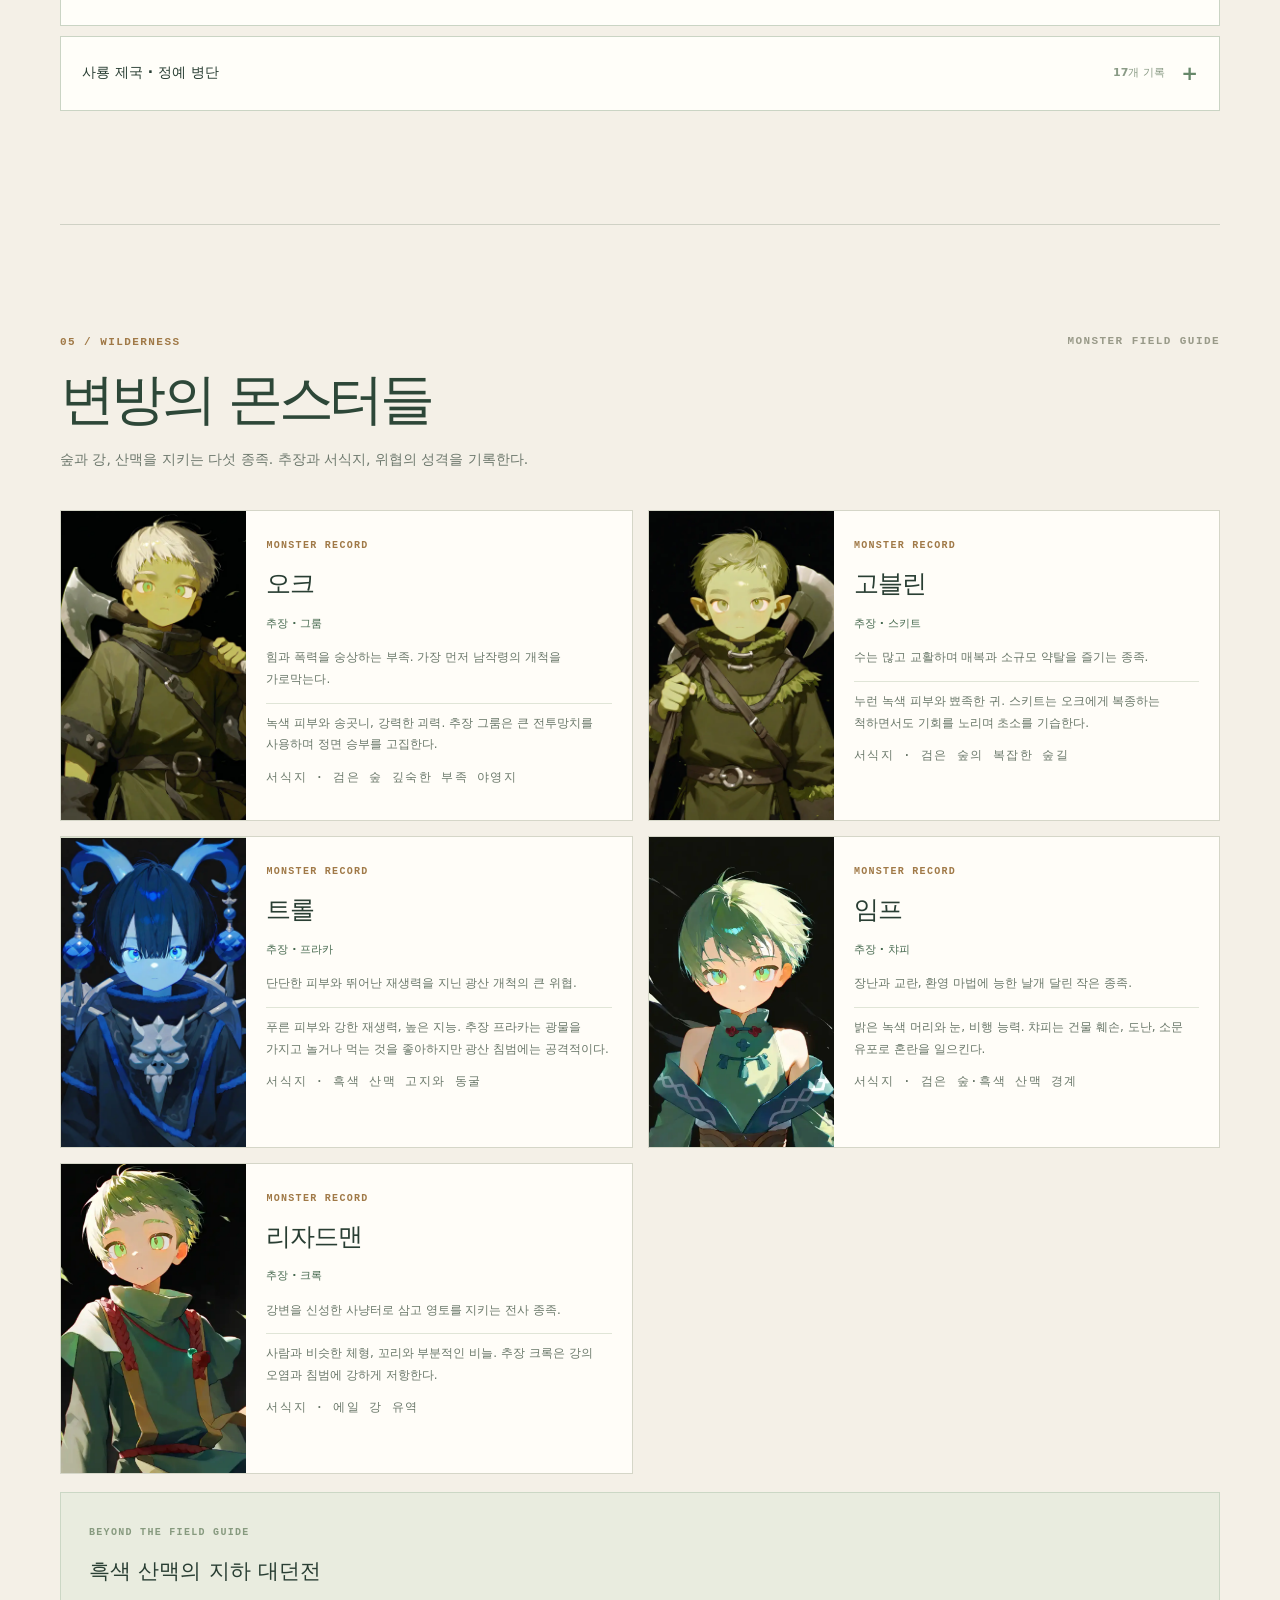
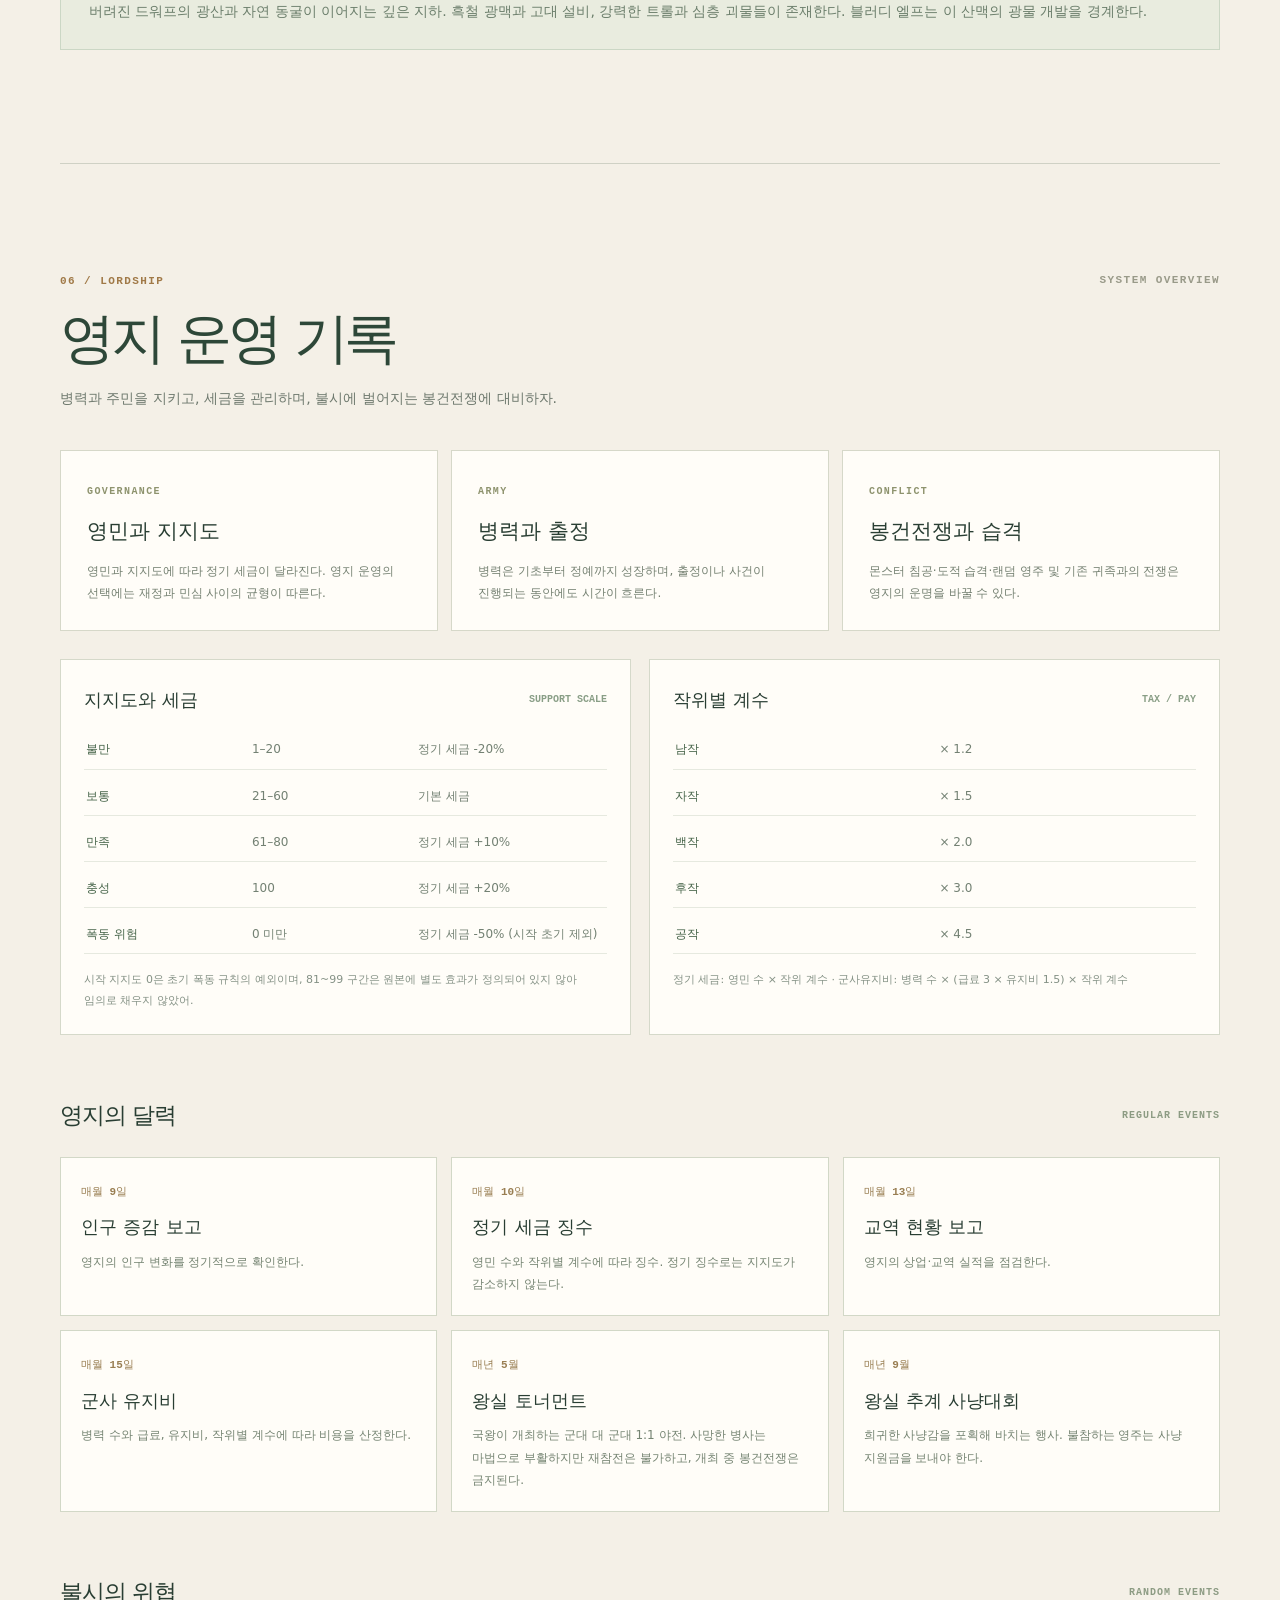
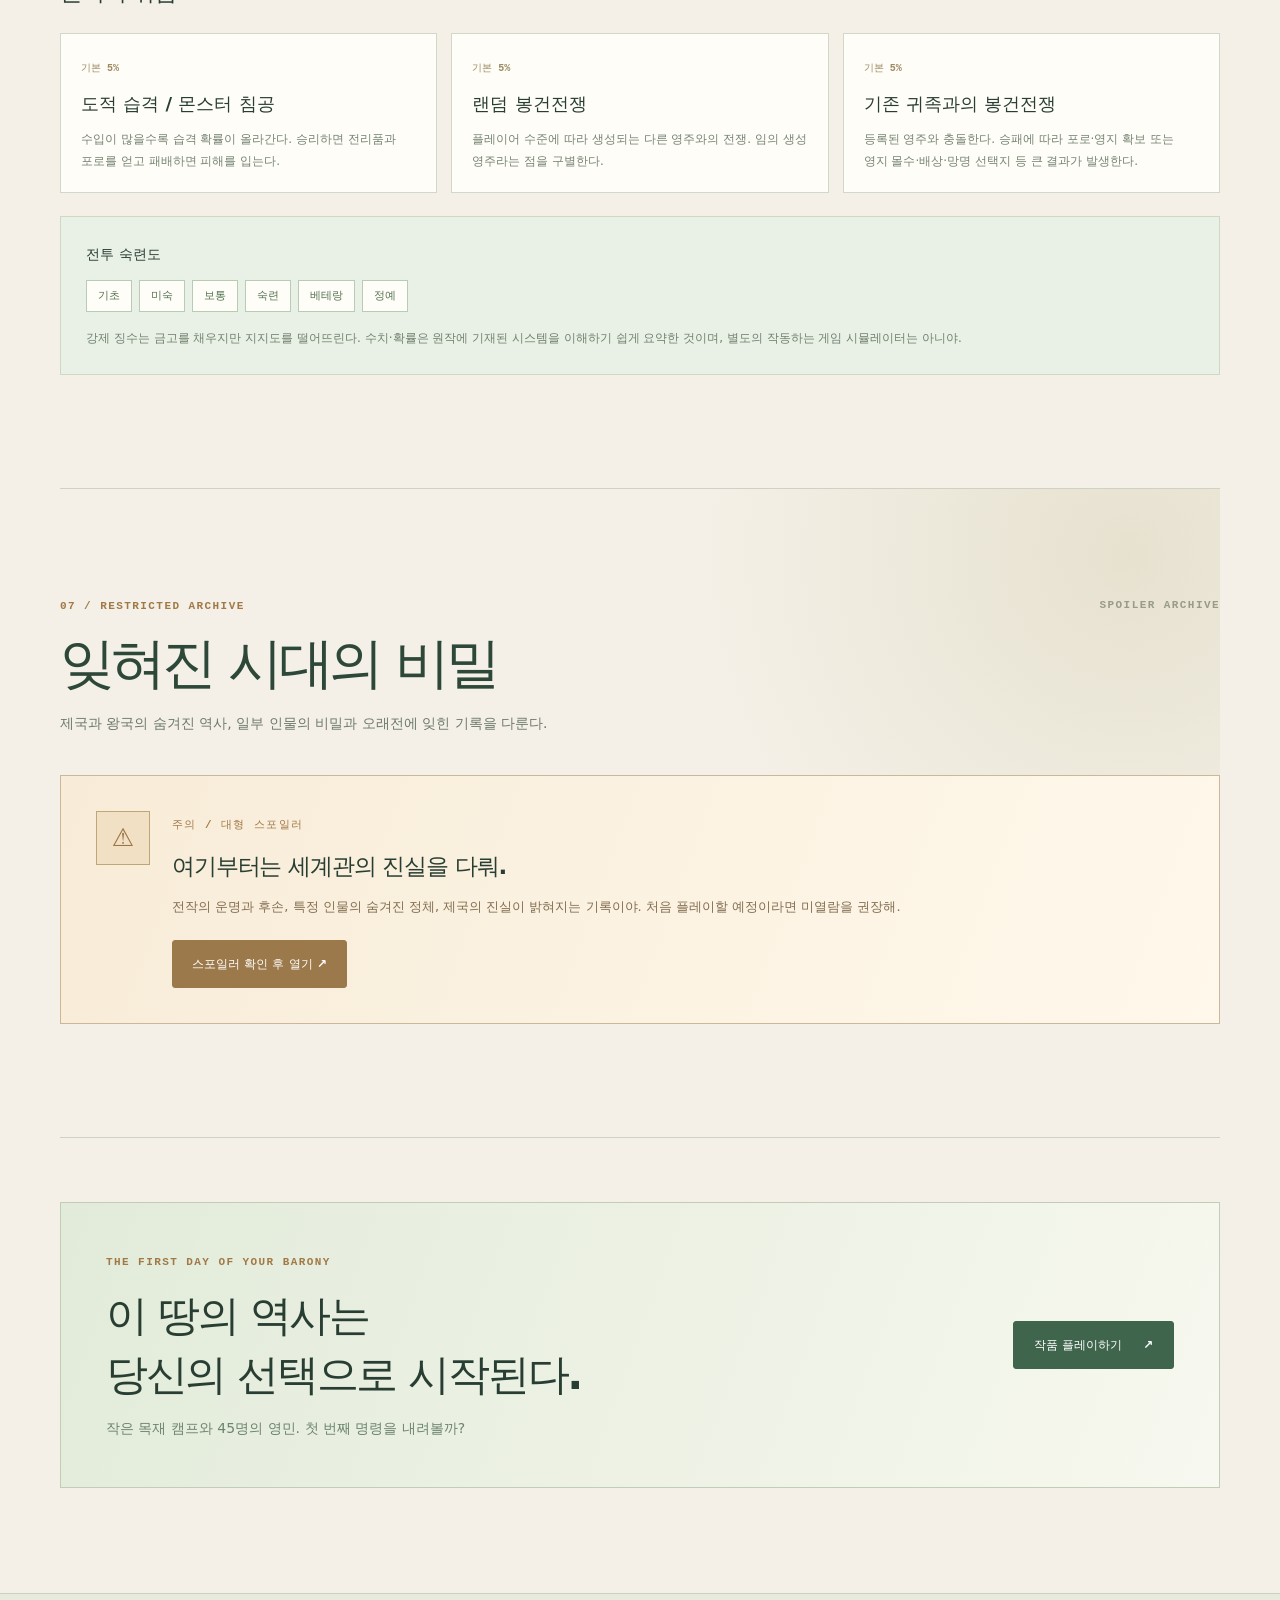
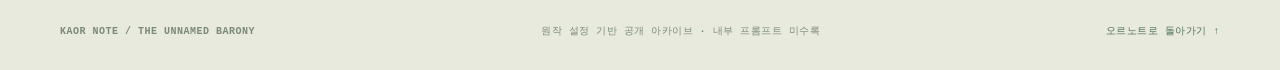
<file: worlds/rural-lord/index.html>
<!doctype html>
<html lang="ko">
<head>
  <meta charset="utf-8">
  <meta name="viewport" content="width=device-width,initial-scale=1">
  <meta name="theme-color" content="#f4f0e7">
  <meta name="description" content="시골 영주 생존 투쟁기의 공개 세계관 기록: 이름 없는 남작령, 루데린 왕국과 사룡 제국, 인물 42명, 몬스터 5종, 영지 경영 및 비밀 설정.">
  <meta property="og:title" content="시골 영주 생존 투쟁기 | 변경백령 기록실">
  <meta property="og:description" content="변방의 이름 없는 남작령. 45명의 영민과 500금화로 시작하는 영지 생존기.">
  <meta property="og:image" content="https://gaming94.github.io/assets/chatbots/rural-lord-survival/rural-lord-survival.webp">
  <title>시골 영주 생존 투쟁기 — 남작령 기록실 | KAOR NOTE</title>
  <link rel="stylesheet" href="./world.css">
  <link rel="stylesheet" href="../../assets/css/page-home-link.css">
  <script src="../../data/worlds/rural-lord.js" defer></script>
  <script src="./world.js" defer></script>
</head>
<body>
  <a class="skip-link" href="#origin">본문 바로가기</a>
  <header class="site-header">
    <div class="header-inner">
      <a class="archive-brand" href="#top" aria-label="시골 영주 생존 투쟁기 맨 위로"><span class="brand-mark">R.</span><span class="brand-words"><strong>RURAL LORD ARCHIVE</strong><small>THE UNNAMED BARONY / KAOR</small></span></a>
      <nav class="site-nav" aria-label="설정집 목차">
        <a href="#origin">시작</a><a href="#lands">영토</a><a href="#personnel">인물</a><a href="#factions">세력</a><a href="#monsters">몬스터</a><a href="#governance">영지 운영</a><a href="#secrets">비밀 기록</a>
      </nav>
      <a class="home-link" href="../../">KAOR NOTE <span aria-hidden="true">↗</span></a>
    </div>
  </header>
  <main id="top">
    <section class="hero">
      <div class="hero-inner">
        <div class="hero-copy">
          <p class="eyebrow">KAOR / WORLD ARCHIVE <span aria-hidden="true">✦</span> 003</p>
          <h1>시골 영주<br><em>생존 투쟁기</em></h1>
          <p class="hero-en">THE UNNAMED BARONY</p>
          <p class="hero-lead">이름조차 없는 변방의 땅.<br>낡은 목책 너머에는 숲과 산맥, 그리고 전쟁이 기다린다.</p>
          <div class="hero-actions">
            <a href="#origin" class="btn btn-primary">첫 번째 기록 읽기 <span aria-hidden="true">↓</span></a>
            <a href="https://babechat.ai/character/u/318264e9-e552-4700-bcf0-eaa1806595b9/profile" class="btn btn-secondary" target="_blank" rel="noopener noreferrer">작품 플레이하기 <span aria-hidden="true">↗</span></a>
          </div>
        </div>
        <figure class="hero-art"><img src="../../assets/chatbots/rural-lord-survival/rural-lord-survival.webp" alt="시골 영주 생존 투쟁기 대표 이미지" loading="eager"><figcaption>A SMALL BARONY. AN UNFINISHED STORY.</figcaption></figure>
      </div>
    </section>
    <div class="stat-strip"><div class="stat-inner">
      <div><strong>141</strong><span>남작령에 부임한 해</span></div>
      <div><strong>45</strong><span>첫날의 영민</span></div>
      <div><strong>500</strong><span>시작 금화</span></div>
      <div><strong>0</strong><span>초기 병력</span></div>
    </div></div>
    <div class="page">
      <section class="section" id="origin" aria-labelledby="origin-heading">
        <div class="section-title"><div><span class="overline">01 / A NEW LORD</span><h2 id="origin-heading">첫 번째 명령</h2><p>141년 3월 1일. 루데린 왕국 남서 끝자락, 지도에서조차 이름을 찾기 어려운 변방.</p></div><span class="section-side">THE BEGINNING</span></div>
        <div class="opening">
          <div class="opening-portrait"><img src="../../assets/chatbots/rural-lord-survival/portraits/alberon.webp" loading="lazy" alt="남작령 보좌관 알베론 초상화"><span>ALBERON / THE STEWARD</span></div>
          <div class="opening-text">
            <span class="opening-tag">영지의 첫 기록</span>
            <h3>이곳이 저희의<br>새로운 영지입니다.</h3>
            <blockquote>“영주님! 오시느라 고생 많으셨습니다. 이… 이곳이 저희의 새로운 영지입니다.”</blockquote>
            <p>불안한 얼굴로 모닥불 곁에 선 영민들. 보좌관 알베론은 짐을 정리하고 사람들을 독려하느라 지쳐 있다. 지금 가진 것은 낡은 목책과 목재 캠프, 약간의 씨앗, 그리고 왕국의 변방을 지켜야 한다는 책임뿐이다.</p>
            <a href="https://babechat.ai/character/u/318264e9-e552-4700-bcf0-eaa1806595b9/profile" class="inline-link" target="_blank" rel="noopener noreferrer">이곳에서 생존 투쟁 시작하기 ↗</a>
          </div>
        </div>
        <div class="status-ledger" aria-label="시작 시점의 영지 상태">
          <div class="ledger-heading"><span>BARONIAL LEDGER / 141.03.01</span><span>첫날의 영지 장부</span></div>
          <div class="ledger-grid">
            <div><small>위치</small><strong>남서부 목재 캠프</strong></div>
            <div><small>작위</small><strong>루데린 왕국 남작</strong></div>
            <div><small>영민</small><strong>45명</strong></div>
            <div><small>금고</small><strong>500금화</strong></div>
            <div><small>병력</small><strong>0명 · 기초</strong></div>
            <div><small>지지도</small><strong>0 / 100</strong></div>
            <div><small>성벽</small><strong>목책 · 온전</strong></div>
            <div><small>시설</small><strong>목재 캠프 · 밭 1천 평</strong></div>
          </div>
          <p>창고: 봄 씨앗(소량) · 보좌관: 알베론</p>
        </div>
      </section>
      <section class="section" id="lands" aria-labelledby="lands-heading">
        <div class="section-title"><div><span class="overline">02 / THE FRONTIER</span><h2 id="lands-heading">영지와 변경의 땅</h2><p>새 남작령을 둘러싼 자원과 기회, 그리고 개척을 가로막는 위험.</p></div><span class="section-side">TERRITORY RECORDS</span></div>
        <div class="land-intro">
          <div><span class="land-intro-label">남작령의 주변</span><h3>숲과 산맥,<br>강이 만나는 곳.</h3><p>검은 숲은 북쪽, 흑색 산맥은 북동쪽, 에일 강은 서쪽. 플레이어의 영지는 그 경계에 놓여 있다. 이 방향 정보는 원본 설정을 따른다.</p></div>
          <div class="direction-rose" aria-label="남작령의 상대적인 주변 방향"><span class="direction-n">북 / 검은 숲</span><span class="direction-ne">북동 / 흑색 산맥</span><span class="direction-w">서 / 에일 강</span><span class="direction-center">남작령</span><span class="direction-s">루데린 남서 변경</span></div>
        </div>
        <div id="location-grid" class="location-grid"></div>
      </section>
      <section class="section" id="personnel" aria-labelledby="personnel-heading">
        <div class="section-title"><div><span class="overline">03 / PEOPLE & NOBLES</span><h2 id="personnel-heading">남작령의 사람들</h2><p>성실한 보좌관부터 호시탐탐 땅을 노리는 이웃 영주, 왕국의 대귀족과 방랑자까지.</p></div><span class="section-side" id="person-count">PORTRAIT ARCHIVE</span></div>
        <div class="person-tools">
          <div class="person-tabs" role="group" aria-label="인물 분류" id="person-tabs"></div>
          <label class="person-search"><span class="sr-only">인물 검색</span><span aria-hidden="true">⌕</span><input id="person-query" type="search" autocomplete="off" placeholder="이름 · 소속 · 역할 검색"></label>
        </div>
        <div id="person-grid" class="person-grid"></div>
        <p class="footnote">일부 인물은 세계의 핵심 비밀과 이어져 있어 스포일러를 해제하면 추가 기록을 볼 수 있어.</p>
      </section>
      <section class="section" id="factions" aria-labelledby="factions-heading">
        <div class="section-title"><div><span class="overline">04 / POWERS & COURTS</span><h2 id="factions-heading">왕국과 전장의 세력들</h2><p>국왕과 제국, 교단과 용병단, 각자의 영토를 지키려는 엘프와 도적단.</p></div><span class="section-side">FACTION DIRECTORY</span></div>
        <div class="faction-tabs" id="faction-tabs" role="group" aria-label="세력 분류"></div>
        <div id="faction-grid" class="faction-grid"></div>
        <h3 class="minor-heading">기사단과 병단 기록 <span>ROYAL / IMPERIAL MILITARY REGISTRY</span></h3>
        <div class="military-accordion">
          <details><summary>루데린 왕국 · 정예 기사단 <span>16개 기록</span></summary><div id="knight-orders" class="order-list"></div></details>
          <details><summary>사룡 제국 · 정예 병단 <span>17개 기록</span></summary><div id="imperial-orders" class="order-list"></div></details>
        </div>
      </section>
      <section class="section" id="monsters" aria-labelledby="monsters-heading">
        <div class="section-title"><div><span class="overline">05 / WILDERNESS</span><h2 id="monsters-heading">변방의 몬스터들</h2><p>숲과 강, 산맥을 지키는 다섯 종족. 추장과 서식지, 위협의 성격을 기록한다.</p></div><span class="section-side">MONSTER FIELD GUIDE</span></div>
        <div id="monster-grid" class="monster-grid"></div>
        <aside class="dungeon-note"><span>BEYOND THE FIELD GUIDE</span><h3>흑색 산맥의 지하 대던전</h3><p>버려진 드워프의 광산과 자연 동굴이 이어지는 깊은 지하. 흑철 광맥과 고대 설비, 강력한 트롤과 심층 괴물들이 존재한다. 블러디 엘프는 이 산맥의 광물 개발을 경계한다.</p></aside>
      </section>
      <section class="section" id="governance" aria-labelledby="governance-heading">
        <div class="section-title"><div><span class="overline">06 / LORDSHIP</span><h2 id="governance-heading">영지 운영 기록</h2><p>병력과 주민을 지키고, 세금을 관리하며, 불시에 벌어지는 봉건전쟁에 대비하자.</p></div><span class="section-side">SYSTEM OVERVIEW</span></div>
        <div class="rule-intro"><article><span>GOVERNANCE</span><h3>영민과 지지도</h3><p>영민과 지지도에 따라 정기 세금이 달라진다. 영지 운영의 선택에는 재정과 민심 사이의 균형이 따른다.</p></article><article><span>ARMY</span><h3>병력과 출정</h3><p>병력은 기초부터 정예까지 성장하며, 출정이나 사건이 진행되는 동안에도 시간이 흐른다.</p></article><article><span>CONFLICT</span><h3>봉건전쟁과 습격</h3><p>몬스터 침공·도적 습격·랜덤 영주 및 기존 귀족과의 전쟁은 영지의 운명을 바꿀 수 있다.</p></article></div>
        <div class="system-detail">
          <div><h3>지지도와 세금 <span>SUPPORT SCALE</span></h3><div id="support-table" class="scale-list"></div><p class="footnote">시작 지지도 0은 초기 폭동 규칙의 예외이며, 81~99 구간은 원본에 별도 효과가 정의되어 있지 않아 임의로 채우지 않았어.</p></div>
          <div><h3>작위별 계수 <span>TAX / PAY</span></h3><div id="rank-list" class="rank-list"></div><p class="footnote">정기 세금: 영민 수 × 작위 계수 · 군사유지비: 병력 수 × (급료 3 × 유지비 1.5) × 작위 계수</p></div>
        </div>
        <h3 class="minor-heading">영지의 달력 <span>REGULAR EVENTS</span></h3>
        <div id="calendar-grid" class="calendar-grid"></div>
        <h3 class="minor-heading">불시의 위협 <span>RANDOM EVENTS</span></h3>
        <div id="event-grid" class="event-grid"></div>
        <div class="system-foot"><span>전투 숙련도</span><div id="troop-ranks" class="troop-ranks"></div><p>강제 징수는 금고를 채우지만 지지도를 떨어뜨린다. 수치·확률은 원작에 기재된 시스템을 이해하기 쉽게 요약한 것이며, 별도의 작동하는 게임 시뮬레이터는 아니야.</p></div>
      </section>
      <section class="section restricted" id="secrets" aria-labelledby="secrets-heading">
        <div class="section-title"><div><span class="overline">07 / RESTRICTED ARCHIVE</span><h2 id="secrets-heading">잊혀진 시대의 비밀</h2><p>제국과 왕국의 숨겨진 역사, 일부 인물의 비밀과 오래전에 잊힌 기록을 다룬다.</p></div><span class="section-side">SPOILER ARCHIVE</span></div>
        <div class="spoiler-gate" id="spoiler-gate"><div class="gate-symbol" aria-hidden="true">⚠</div><div><span class="gate-label">주의 / 대형 스포일러</span><h3>여기부터는 세계관의 진실을 다뤄.</h3><p>전작의 운명과 후손, 특정 인물의 숨겨진 정체, 제국의 진실이 밝혀지는 기록이야. 처음 플레이할 예정이라면 미열람을 권장해.</p><button class="gate-button" id="spoiler-toggle" type="button" aria-expanded="false">스포일러 확인 후 열기 <span aria-hidden="true">↗</span></button></div></div>
        <div id="secret-grid" class="secret-grid" hidden></div>
      </section>
      <section class="endcard"><div><span class="overline">THE FIRST DAY OF YOUR BARONY</span><h2>이 땅의 역사는<br>당신의 선택으로 시작된다.</h2><p>작은 목재 캠프와 45명의 영민. 첫 번째 명령을 내려볼까?</p></div><a class="btn btn-primary" href="https://babechat.ai/character/u/318264e9-e552-4700-bcf0-eaa1806595b9/profile" target="_blank" rel="noopener noreferrer">작품 플레이하기 <span aria-hidden="true">↗</span></a></section>
    </div>
  </main>
  <footer class="footer"><span>KAOR NOTE / THE UNNAMED BARONY</span><span>원작 설정 기반 공개 아카이브 · 내부 프롬프트 미수록</span><a href="../../">오르노트로 돌아가기 ↑</a></footer>
  <dialog class="detail-dialog" id="person-dialog" aria-labelledby="person-title"><div class="dialog-frame"><button id="person-close" type="button" class="dialog-close" aria-label="인물 기록 닫기">×</button><div class="dialog-image" id="person-image"></div><div class="dialog-copy"><span class="dialog-type" id="person-type"></span><h2 id="person-title"></h2><p class="dialog-role" id="person-role"></p><p id="person-description"></p><div class="dialog-secret" id="person-secret"></div><small>BARONIAL PERSONNEL FILE</small></div></div></dialog>
  <dialog class="confirm-dialog" id="spoiler-confirm" aria-labelledby="spoiler-confirm-title"><div><span class="gate-label">SPOILER WARNING</span><h2 id="spoiler-confirm-title">비밀 기록을 공개할까?</h2><p>다른 작품과의 연결, 인물의 숨겨진 정체와 주요 반전이 공개돼. 원하지 않으면 취소해 줘.</p><div class="confirm-actions"><button class="btn btn-secondary" id="spoiler-cancel" type="button">취소</button><button class="btn btn-primary" id="spoiler-confirm-open" type="button">스포일러 열람하기</button></div></div></dialog>
</body>
</html>
</file>
<file: styles.css>
:root {
  --bg: #fffdfa;
  --paper: #fff;
  --ink: #232323;
  --muted: #727272;
  --soft: #969696;
  --line: #e9e7e2;
  --accent: #ff385c;
  --accent-deep: #d91f45;
  --tint: #f9f7f3;
  --max: 1120px;
  color-scheme: light;
}
*,*::before,*::after{box-sizing:border-box}
html{scroll-behavior:smooth;scroll-padding-top:85px}
body{margin:0;background:var(--bg);color:var(--ink);font-family:-apple-system,BlinkMacSystemFont,"Noto Sans KR","Apple SD Gothic Neo","Malgun Gothic",system-ui,sans-serif;font-size:15px;line-height:1.7;letter-spacing:-.035em;-webkit-font-smoothing:antialiased}
a{color:inherit;text-decoration:none}
button,input{font:inherit}
button{cursor:pointer}
button,a{-webkit-tap-highlight-color:transparent}
a:focus-visible,button:focus-visible,input:focus-visible{outline:3px solid #ff385c80;outline-offset:3px}
::selection{background:#ffe1e8;color:#48202b}
[hidden]{display:none!important}
.sr-only{position:absolute;overflow:hidden;clip:rect(0,0,0,0);width:1px;height:1px;white-space:nowrap}
.skip-link{position:absolute;z-index:3000;top:-60px;left:20px;padding:8px 13px;background:#232323;color:#fff}
.skip-link:focus{top:10px}
.page-width{width:min(var(--max),calc(100% - 64px));margin-left:auto;margin-right:auto}
.site-header{background:rgba(255,253,250,.97);border-bottom:1px solid var(--line);position:sticky;top:0;z-index:30;backdrop-filter:blur(10px)}
.header-inner{width:min(var(--max),calc(100% - 64px));height:78px;margin:auto;display:flex;justify-content:space-between;align-items:center;gap:30px}
.brand{display:flex;align-items:center;gap:12px;white-space:nowrap}
.brand-mark{background:#282828;color:#fff;width:41px;height:41px;border-radius:12px;display:grid;place-items:center;font-size:22px;font-weight:900;letter-spacing:-.12em;padding-right:4px}
.brand-mark .brand-dot{color:#ff667f}
.brand-type{display:flex;flex-direction:column;gap:0;line-height:1.25}
.brand-type strong{font-size:16px;font-weight:800;letter-spacing:-.045em}
.brand-type small{font-size:9px;letter-spacing:.035em;color:var(--soft);font-weight:650;margin-top:4px}
.desktop-nav{display:flex;align-items:center;gap:30px;margin-left:auto}
.desktop-nav a{font-size:13px;font-weight:650;transition:color .15s}
.desktop-nav a:hover{color:var(--accent-deep)}
.header-actions{display:flex;align-items:center;gap:14px}
.header-contact{font-size:12px;font-weight:750;border:1px solid var(--line);background:var(--paper);border-radius:22px;padding:8px 16px;transition:border-color .2s,color .2s}
.header-contact:hover{color:var(--accent-deep);border-color:var(--accent)}
.header-contact span{font-size:14px;margin-left:5px}
.menu-button{display:none;background:none;border:0;padding:12px;flex-direction:column;gap:5px}
.menu-button span{display:block;height:2px;width:21px;border-radius:5px;background:#292929}
.mobile-nav{position:absolute;top:78px;left:0;right:0;background:var(--paper);border-bottom:1px solid var(--line);padding:12px 32px 20px;box-shadow:0 13px 23px #2929290d}
.mobile-nav:not([hidden]){display:flex;flex-direction:column}
.mobile-nav a{padding:9px 0;border-bottom:1px solid #eee;font-weight:650}
.hero{min-height:530px;padding:84px 0 73px;display:grid;grid-template-columns:1fr .86fr;align-items:center;gap:63px}
.eyebrow{font-size:10px;font-weight:850;letter-spacing:.14em;color:var(--accent-deep);line-height:1.5;margin:0 0 18px}
.mini-flower{font-size:13px;color:#ee7c91;margin-left:7px}
.hero h1{font-size:clamp(38px,4vw,59px);line-height:1.28;letter-spacing:-.075em;font-weight:850;margin:0 0 21px}
.hero h1 .hero-accent{color:var(--accent-deep)}
.hero-lede{font-size:14px;line-height:1.95;color:#626262;margin:0;max-width:520px;word-break:keep-all}
.hero-buttons{display:flex;align-items:center;gap:18px;flex-wrap:wrap;margin-top:32px}
.btn{border-radius:7px;display:inline-flex;gap:22px;align-items:center;justify-content:center;min-height:45px;padding:10px 18px;font-size:12px;font-weight:780;transition:transform .18s,background .18s,border-color .18s,color .18s;border:1px solid transparent}
.btn:hover{transform:translateY(-2px)}
.btn-primary{color:#fff;background:var(--accent-deep)}.btn-primary:hover{background:#b91538}
.btn-text{padding-left:0;padding-right:0;color:#343434}.btn-text:hover{color:var(--accent-deep)}
.btn-outline{border:1px solid #dedbd8;background:#fff;color:#333}.btn-outline:hover{border-color:var(--accent-deep);color:var(--accent-deep)}
.hero-meta{display:flex;gap:13px;flex-wrap:wrap;margin-top:39px}
.hero-meta span{font-size:11px;color:#888;white-space:nowrap}
.hero-meta i{display:inline-block;width:5px;height:5px;border-radius:50%;background:#f18b9e;vertical-align:middle;margin-right:4px}
.hero-feature{background:#f6f1ec;border:1px solid #ede6e1;border-radius:15px;padding:18px 19px 15px;min-height:378px;box-shadow:0 18px 42px #4e2a2210;overflow:hidden}
.hero-feature-top{display:flex;justify-content:space-between;color:#947f74;font-size:9px;font-weight:800;letter-spacing:.11em}
.hero-feature-visual{height:228px;display:grid;place-items:center;padding:20px 25px 12px}
.sample-window{width:100%;max-width:335px;height:100%;border-radius:9px;background:#e1e6dd;box-shadow:0 13px 27px #413b3223;overflow:hidden;position:relative;border:1px solid #bfc9bc;transform:rotate(-2deg)}
.sample-window:before{content:"";position:absolute;inset:36px -25px -45px;background:radial-gradient(circle at 79% 80%,#afbcad 0 20%,transparent 21%),linear-gradient(155deg,#e1e8de,#c0cebd 63%,#c6c8b0);z-index:0}
.sample-window:after{content:"";position:absolute;right:-18px;bottom:20px;width:160px;height:160px;border:1px solid #9eaa95;border-radius:50%;box-shadow:0 0 0 16px #c2d0bd60,0 0 0 31px #b3c4ad42;z-index:0}
.sample-top{height:29px;border-bottom:1px solid #bec7b9;background:#edf0e9;display:flex;align-items:center;gap:5px;padding:0 10px;position:relative;z-index:1}
.sample-top b{width:6px;height:6px;border-radius:50%;background:#c7ada2}.sample-top b:nth-child(2){background:#d9c89f}.sample-top b:nth-child(3){background:#a8c4aa}
.sample-top span{margin-left:auto;font-size:7px;color:#71826e;letter-spacing:.08em;font-weight:800}
.sample-title{position:relative;z-index:1;color:#3c4c40;font-size:24px;line-height:1.06;font-weight:950;letter-spacing:-.05em;margin:22px 0 0 24px;font-family:Georgia,serif}
.sample-title span{color:#cc665f}
.sample-bottom{position:absolute;z-index:2;left:25px;bottom:17px;display:flex;align-items:center;gap:5px;font-size:10px;color:#4e6959;font-weight:800}
.sample-line{height:1px;width:29px;background:#839d87}
.sample-icons{position:absolute;right:16px;bottom:43px;display:flex;gap:5px;z-index:2;color:#708a74;font-size:31px;opacity:.85}
.hero-feature-copy{border-top:1px solid #e4dbd5;padding:14px 1px 0;display:flex;justify-content:space-between;align-items:flex-end;gap:15px}
.featured-pill{background:#fff4f3;color:#c65767;font-size:9px;font-weight:750;padding:3px 7px;border-radius:4px}
.hero-feature-copy h2{font-size:17px;letter-spacing:-.05em;margin:5px 0 0}
.hero-feature-copy p{font-size:11px;color:#867e79;margin:2px 0 0}
.hero-feature-copy>a{width:34px;height:34px;border:1px solid #d8ccc5;border-radius:50%;display:grid;place-items:center;font-weight:900;font-size:18px;flex:none}
.hero-feature-copy>a:hover{background:#e9dbd0}
.page-divider{display:flex;justify-content:space-between;border-top:1px solid var(--line);padding-top:15px;font-size:10px;font-weight:780;letter-spacing:.11em;color:#aaa}
.section{padding-top:86px;padding-bottom:90px}
.section-heading{display:flex;justify-content:space-between;align-items:flex-end;gap:35px;margin-bottom:31px}
.section-heading .eyebrow{margin-bottom:8px}
.section h2{font-size:31px;letter-spacing:-.075em;line-height:1.35;margin:0;font-weight:850}
.section-spark{color:var(--accent);font-size:20px;vertical-align:top;margin-left:5px}
.section-intro{color:#838383;font-size:13px;line-height:1.8;margin:7px 0 0}
.section-counter{color:#aaa;letter-spacing:.09em;font-size:10px;font-weight:800;white-space:nowrap}
.featured-grid{display:grid;grid-template-columns:repeat(2,minmax(0,1fr));gap:19px}
.featured-card{min-width:0;background:var(--paper);border:1px solid var(--line);border-radius:10px;overflow:hidden;transition:transform .2s,border-color .2s,box-shadow .2s}
.featured-card:hover{transform:translateY(-4px);border-color:#e2d8d7;box-shadow:0 13px 28px #2c232010}
.featured-visual{height:200px;position:relative;display:flex;align-items:center;justify-content:center;overflow:hidden}
.featured-family{background:linear-gradient(140deg,#e6e8de,#b3c5b5)}
.featured-hibicus{background:linear-gradient(135deg,#eee3e5,#d8bbb9)}
.featured-discord{background:linear-gradient(135deg,#e0e5ef,#b3bfd1)}
.featured-visual:before{content:"";position:absolute;inset:-70px -90px auto auto;width:260px;height:260px;border:1px solid #fff8;border-radius:50%;box-shadow:0 0 0 33px #fff2,0 0 0 70px #fff2}
.featured-visual:after{content:"";position:absolute;width:105%;height:75px;bottom:-41px;background:#ffffff22;transform:rotate(-8deg)}
.visual-kicker{position:absolute;left:17px;top:16px;color:#4f585391;font-size:9px;font-weight:850;letter-spacing:.09em}
.featured-emblem{font-size:53px;letter-spacing:-.11em;line-height:1;color:#50635699;font-weight:950;font-family:Georgia,serif;z-index:1}
.featured-hibicus .featured-emblem{color:#8a666a9e}.featured-discord .featured-emblem{color:#5365809e}
.visual-grid{position:absolute;inset:0;opacity:.08;background-size:29px 29px;background-image:linear-gradient(#fff 1px,transparent 1px),linear-gradient(90deg,#fff 1px,transparent 1px)}
.featured-no{position:absolute;bottom:14px;right:17px;font-size:10px;color:#5e5e5e88;font-weight:850}
.featured-content{padding:20px 20px 18px}
.featured-subtitle{font-size:10px;color:var(--accent-deep);font-weight:750;margin:0 0 5px}
.featured-content h3{font-size:19px;letter-spacing:-.055em;line-height:1.35;margin:0 0 9px}
.featured-description{font-size:12px;color:#777;line-height:1.8;margin:0 0 16px;min-height:65px;word-break:keep-all}
.tag-row,.dialog-tags{display:flex;flex-wrap:wrap;gap:5px}
.tag{font-size:9px;font-weight:750;color:#777;border:1px solid #eeeae7;border-radius:5px;padding:3px 7px;background:#fdfbf9;letter-spacing:0}
.featured-foot{margin-top:21px;border-top:1px solid #f1efed;padding-top:13px;min-height:37px;font-size:11px}
.featured-link{font-weight:800;color:var(--accent-deep)}.featured-link:hover{text-decoration:underline}
.featured-muted{color:#a1a1a1}
.section-tinted{background:var(--tint);border-top:1px solid #f0ece6;border-bottom:1px solid #f0ece6}
.archive-toolbar{display:flex;justify-content:space-between;align-items:center;gap:18px;margin-bottom:23px}
.filter-group{display:flex;flex-wrap:wrap;gap:7px}
.filter{padding:8px 14px;font-size:12px;background:#fff;border:1px solid #e9e6e2;border-radius:6px;color:#7b7b7b;font-weight:720;transition:background .2s,color .2s,border-color .2s}
.filter:hover{border-color:#d4c7c4}
.filter.active{color:#fff;background:#2c2c2c;border-color:#2c2c2c}
.search-wrap{width:235px;max-width:100%;height:40px;border:1px solid #e9e6e2;border-radius:6px;background:#fff;display:flex;align-items:center;gap:7px;padding:0 12px;transition:border-color .2s}
.search-wrap:focus-within{border-color:#f8a5b4}
.search-wrap span:first-child{font-size:22px;color:#999;line-height:1}
.search-wrap input{width:100%;min-width:0;border:0;outline:0;background:transparent;color:#333;font-size:12px}
.search-wrap input::placeholder{color:#aaa}
.chatbot-grid{display:grid;grid-template-columns:repeat(3,minmax(0,1fr));gap:21px 17px}
.chatbot-card{background:#fff;border:1px solid #ece8e3;border-radius:9px;text-align:left;padding:0;overflow:hidden;color:#262626;transition:transform .2s,box-shadow .2s,border-color .2s;min-width:0}
.chatbot-card:hover{transform:translateY(-4px);box-shadow:0 14px 27px #24191412;border-color:#ead7d2}
.chatbot-art{position:relative;height:217px;overflow:hidden;display:flex;justify-content:center;align-items:center}
.tone-rose{background:linear-gradient(145deg,#eee0e2,#c5b4c2)}
.tone-gold{background:linear-gradient(145deg,#f1e6d5,#cdb48d)}
.tone-blue{background:linear-gradient(145deg,#e6e9f3,#bbc9da)}
.tone-ice{background:linear-gradient(145deg,#e4f2f4,#b6d3d7)}
.tone-violet{background:linear-gradient(145deg,#eeeaf3,#c8c1e0)}
.tone-teal{background:linear-gradient(145deg,#e1eeea,#abc8c0)}
.chatbot-art:before{content:"";position:absolute;inset:18px;border:1px solid #fff9;border-radius:80px 80px 4px 4px;opacity:.7}
.chatbot-art:after{content:"";position:absolute;width:190px;height:190px;border:1px solid #fff8;border-radius:50%;box-shadow:0 0 0 22px #ffffff1b,0 0 0 46px #ffffff1b;top:-85px;right:-40px}
.chatbot-art img{position:absolute;inset:0;height:100%;width:100%;object-fit:cover;z-index:2}
.bot-emblem{position:relative;z-index:1;font-family:Georgia,serif;font-size:78px;line-height:1;color:#746c719a;font-weight:700;text-shadow:0 2px 0 #fff5}
.bot-genre{position:absolute;z-index:3;bottom:13px;left:14px;color:#59585a;font-size:9px;font-weight:800;letter-spacing:.04em;border-radius:4px;background:#ffffffbd;padding:3px 6px}
.chatbot-content{padding:16px 17px 13px}
.chatbot-topline{display:flex;justify-content:space-between;align-items:center;gap:8px;margin-bottom:5px}
.bot-type{color:var(--accent-deep);font-weight:750;font-size:10px}
.bot-stat{font-size:10px;color:#a3a3a3;white-space:nowrap}
.chatbot-content h3{margin:0;font-size:18px;letter-spacing:-.06em;line-height:1.35;font-weight:850}
.chatbot-content>p{font-size:11px;line-height:1.7;color:#898989;margin:5px 0 15px;min-height:19px}
.bot-bottom{border-top:1px solid #f0eeec;padding-top:11px;display:flex;justify-content:space-between;color:#777;font-size:11px}
.bot-bottom span:last-child{font-size:16px;color:var(--accent-deep);font-weight:850}
.archive-note{font-size:11px;line-height:1.8;color:#969696;margin:20px 0 0}
.empty-state{grid-column:1/-1;text-align:center;background:#fff;border:1px dashed #ddd;border-radius:8px;padding:50px;color:#777}
.design-grid{display:grid;grid-template-columns:repeat(3,minmax(0,1fr));gap:18px}
.design-card{border:1px solid var(--line);border-radius:10px;background:#fff;padding:22px 23px 25px;min-height:244px;display:flex;flex-direction:column}
.design-index{font-size:11px;color:var(--accent-deep);font-weight:850;display:flex;gap:12px;align-items:center}
.design-index span{font-size:9px;color:#aaa;letter-spacing:.08em}
.design-symbol{color:#f0afb9;font-size:29px;margin:10px 0 9px;line-height:1}
.design-card h3{font-size:18px;letter-spacing:-.05em;margin:0 0 8px}
.design-card>p{font-size:12px;line-height:1.75;color:#848484;margin:0 0 19px;word-break:keep-all}
.soon-pill,.inline-link{margin-top:auto;font-size:11px;font-weight:750;color:#aaa}
.inline-link{color:var(--accent-deep)}.inline-link:hover{text-decoration:underline}
.about-section{padding:75px 0;background:#f3f0ec}
.about-inner{display:grid;grid-template-columns:1fr 1fr;align-items:center;gap:70px}
.about-heading h2{font-size:36px;line-height:1.35;letter-spacing:-.07em;margin:0;font-weight:850}
.about-heading h2 span{color:var(--accent-deep)}
.about-content>p{color:#676767;line-height:1.95;font-size:13px;margin:0 0 21px;word-break:keep-all}
.skills{display:flex;gap:7px;flex-wrap:wrap}
.skills span{border:1px solid #e3dad3;background:#fffaf8;color:#78706a;padding:5px 10px;font-size:10px;border-radius:20px;font-weight:650}
.contact-section{padding-top:74px;padding-bottom:77px;display:flex;align-items:center;justify-content:space-between;gap:25px}
.contact-section h2{font-size:28px;line-height:1.45;letter-spacing:-.06em;margin:0}
.contact-section h2 span{color:var(--accent)}
.contact-section p:not(.eyebrow){font-size:12px;color:#999;margin:14px 0 0}
.contact-symbol{color:#f0b2be;font-size:70px;line-height:1}
.site-footer{border-top:1px solid var(--line);background:#fff}
.footer-inner{min-height:81px;display:flex;align-items:center;justify-content:space-between;gap:20px}
.footer-brand{font-weight:850;font-size:16px;letter-spacing:-.06em}.footer-brand span{color:var(--accent)}
.footer-inner>span{font-size:10px;letter-spacing:.025em;color:#aaa}
.footer-inner>a:last-child{font-size:11px;color:#888;font-weight:750}.footer-inner>a:last-child:hover{color:var(--accent-deep)}
.detail-dialog{position:fixed;inset:0;width:min(900px,calc(100vw - 32px));height:min(660px,calc(100dvh - 32px));max-width:none;max-height:none;padding:0;border:1px solid #eee4e0;border-radius:13px;background:#fff;box-shadow:0 20px 70px #28201c38;color:#242424;overflow:hidden}
.detail-dialog::backdrop{background:#1917159e;backdrop-filter:blur(3px)}
.dialog-layout{display:grid;grid-template-columns:44% minmax(0,1fr);height:100%;min-height:0}
.dialog-banner{position:relative;min-height:0;height:100%;display:grid;place-items:center;overflow:hidden;border-right:1px solid #eee4e0}
.dialog-banner:before{content:"";position:absolute;border:1px solid #fff9;width:220px;height:310px;border-radius:110px 110px 0 0;box-shadow:0 0 0 26px #ffffff2e}
.dialog-image-backdrop{position:absolute;inset:0;height:100%;width:100%;object-fit:cover;filter:blur(20px);transform:scale(1.1);opacity:.42;z-index:0}
.dialog-image{position:absolute;inset:0;height:100%;width:100%;object-fit:contain;object-position:center;z-index:1}
.dialog-banner-label{position:absolute;top:19px;left:18px;z-index:2;font-size:9px;font-weight:850;letter-spacing:.06em;color:#575458;background:#ffffffbd;border-radius:4px;padding:5px 7px}
.dialog-emblem{font-family:Georgia,serif;font-size:110px;color:#514a507c;font-weight:700;position:relative;z-index:1}
.dialog-body{padding:46px 30px 27px;position:relative;min-width:0;min-height:0;overflow-y:auto;overscroll-behavior:contain;scrollbar-gutter:stable}
.dialog-close{position:absolute;top:12px;right:15px;border:1px solid #f1e9e4;background:#fff;color:#777;border-radius:50%;width:32px;height:32px;font-size:22px;line-height:1}
.dialog-close:hover{background:#fff2f4}
.dialog-body h2{font-size:29px;letter-spacing:-.07em;line-height:1.3;margin:0 0 10px}
.dialog-description{color:#777;font-size:12px;line-height:1.8;margin:0 0 14px}
.dialog-tags{margin-bottom:22px}
.scene-box{padding:17px;background:#faf8f5;border:1px solid #efe9e5;border-radius:7px}
.scene-label{font-size:10px;font-weight:850;color:var(--accent-deep);letter-spacing:.025em;margin:0 0 10px}
.scene-box p:last-child{white-space:pre-wrap;color:#555;font-size:12px;line-height:1.9;margin:0}
.scene-box p.is-placeholder{color:#999}
.dialog-actions{display:flex;gap:8px;flex-wrap:wrap;margin-top:21px}
.dialog-actions .btn{font-size:11px;gap:7px;min-height:42px;padding:8px 12px}
.disabled{pointer-events:none;opacity:.55}
.dialog-footnote{color:#999;font-size:10px;margin:12px 0 0}
@media(max-width:1080px){.hero{gap:30px;grid-template-columns:1fr .81fr}.hero-meta{margin-top:27px}.featured-grid{gap:12px}.chatbot-grid{gap:13px}.hero h1{font-size:47px}}
@media(max-width:810px){.desktop-nav{gap:14px}.header-inner{gap:15px}.hero{grid-template-columns:1fr .83fr;gap:25px;padding-top:60px;padding-bottom:60px}.hero h1{font-size:38px}.hero-lede{font-size:12px}.hero-meta{gap:6px 12px}.hero-feature{min-height:325px}.hero-feature-visual{height:190px;padding:18px 8px 8px}.sample-window{max-width:300px}.featured-grid{grid-template-columns:repeat(2,minmax(0,1fr))}.featured-card:last-child{grid-column:auto}.chatbot-grid{grid-template-columns:repeat(2,minmax(0,1fr))}.design-grid{gap:10px}.design-card{padding:17px}.about-inner{gap:25px}}
@media(max-width:650px){html{scroll-padding-top:70px}.page-width,.header-inner{width:calc(100% - 36px)}.site-header .header-inner{height:67px}.desktop-nav,.header-contact{display:none}.menu-button{display:flex}.mobile-nav{top:67px}.brand-mark{width:36px;height:36px;font-size:19px}.brand-type strong{font-size:14px}.brand-type small{font-size:8px}.hero{display:flex;flex-direction:column;align-items:stretch;gap:26px;padding-top:52px;padding-bottom:43px}.hero h1{font-size:clamp(35px,9vw,49px)}.hero-lede{font-size:13px}.desktop-only{display:none}.hero-buttons{gap:13px;margin-top:26px}.hero-meta{margin-top:22px}.hero-feature{width:100%;max-width:480px;align-self:center;min-height:330px}.hero-feature-visual{height:185px}.hero-feature-copy{padding-top:11px}.page-divider{font-size:9px}.page-divider span:last-child{display:none}.section{padding-top:65px;padding-bottom:68px}.section-heading{align-items:flex-start;flex-direction:column;gap:8px;margin-bottom:22px}.section h2{font-size:27px}.section-counter{font-size:9px}.section-intro{font-size:12px}.featured-grid{grid-template-columns:1fr;gap:13px}.featured-visual{height:200px}.featured-content{padding:17px}.featured-description{min-height:0}.featured-foot{margin-top:15px}.archive-toolbar{flex-direction:column;align-items:stretch;gap:11px}.filter{font-size:11px;padding:8px 10px;flex:1}.filter-group{gap:5px}.search-wrap{width:100%}.chatbot-grid{grid-template-columns:repeat(2,minmax(0,1fr));gap:11px}.chatbot-art{height:180px}.chatbot-content{padding:12px 12px 11px}.chatbot-content h3{font-size:15px}.chatbot-content>p{font-size:10px;min-height:30px}.bot-type,.bot-stat{font-size:9px}.bot-bottom{font-size:10px}.design-grid{grid-template-columns:1fr;gap:11px}.design-card{padding:20px 21px;min-height:202px}.about-section{padding:56px 0}.about-inner{grid-template-columns:1fr;gap:19px}.about-heading h2{font-size:30px}.about-content>p{font-size:12px}.contact-section{padding-top:58px;padding-bottom:55px}.contact-section h2{font-size:25px}.contact-symbol{font-size:45px}.footer-inner{padding-top:20px;padding-bottom:20px;flex-wrap:wrap;min-height:90px}.footer-inner>span{order:3;width:100%}.dialog-layout{grid-template-columns:1fr;grid-template-rows:210px minmax(0,1fr)}.dialog-banner{min-height:0;max-height:none;border-right:0;border-bottom:1px solid #eee4e0}.dialog-banner:before{height:155px;width:155px}.dialog-emblem{font-size:86px}.dialog-body{padding:28px 19px 20px}.dialog-body h2{font-size:26px}}
@media(max-width:390px){.chatbot-grid{grid-template-columns:1fr}.chatbot-art{height:205px}.chatbot-content>p{min-height:0}.brand-type small{max-width:145px}.hero-meta span{font-size:10px}}
@media(prefers-reduced-motion:reduce){html{scroll-behavior:auto}*,*::before,*::after{animation-duration:.01ms!important;transition-duration:.01ms!important}}

/* Project card screenshot support */
.featured-visual .featured-photo{position:absolute;inset:0;width:100%;height:100%;object-fit:cover;object-position:center 22%;z-index:1;display:block}
.featured-visual:has(.featured-photo) .visual-kicker{z-index:3;color:#fff;background:#1f1f2599;padding:5px 9px;border-radius:4px}
.featured-visual:has(.featured-photo) .featured-no{z-index:3;color:#fff;background:#1f1f2599;padding:3px 8px;border-radius:4px}

/* Tools & etc */
.featured-image{background:linear-gradient(140deg,#fae9e1,#e5c9c0)}
.featured-image .featured-emblem{color:#ab70669e}
.tools-grid .featured-visual{height:210px}
@media(max-width:650px){.tools-grid .featured-visual{height:200px}}
</file>
<file: projects/discord-bot/bot.css>
/* Discord bot project detail — KAOR NOTE light theme */
.project-nav{display:flex;gap:25px;margin-left:auto}.project-nav a{font-size:12px;font-weight:750;color:#666}.project-nav a:hover,.back-link:hover{color:var(--accent-deep)}
.back-link{font-size:12px;font-weight:800;white-space:nowrap;border:1px solid var(--line);padding:8px 13px;border-radius:20px}
.project-hero{display:grid;grid-template-columns:minmax(0,1fr) minmax(0,.89fr);gap:65px;align-items:center;padding-top:78px;padding-bottom:78px}
.project-hero .eyebrow{margin-bottom:21px}.status-line{display:flex;gap:16px;align-items:center;margin-bottom:19px}.status-pill{font-size:10px;font-weight:800;color:#856c32;background:#faf2e3;padding:5px 10px;border:1px solid #f0e4cd;border-radius:30px}.status-dot{display:inline-block;height:6px;width:6px;border-radius:50%;background:#c79639;margin-right:5px}.project-year{font-size:11px;color:#999;font-weight:600}
.project-hero h1{font-size:clamp(43px,5.2vw,72px);letter-spacing:-.09em;line-height:1.19;margin:0 0 21px}.project-hero h1 span{color:var(--accent-deep)}
.project-lead{font-size:20px;line-height:1.6;font-weight:750;margin:0 0 20px;letter-spacing:-.055em;word-break:keep-all}
.project-summary{font-size:13px;color:#757575;line-height:2;max-width:480px;margin:0;word-break:keep-all}
.project-actions{display:flex;flex-wrap:wrap;gap:10px;margin-top:31px}
.hero-shot{margin:0;min-width:0}.hero-shot img{display:block;width:100%;max-height:570px;object-fit:contain;background:#242429;border-radius:15px;box-shadow:0 19px 48px #332c301c}.hero-shot figcaption{margin-top:11px;text-align:right;color:#aaa;font-size:9px;font-weight:750;letter-spacing:.08em}
.meta-strip{border-top:1px solid var(--line);border-bottom:1px solid var(--line);display:grid;grid-template-columns:repeat(5,1fr);padding:24px 0}
.meta-strip>div{display:flex;flex-direction:column;gap:2px;padding-left:22px;border-left:1px solid var(--line)}.meta-strip>div:first-child{border:0;padding-left:0}.meta-strip span{font-size:10px;color:#999}.meta-strip strong{font-size:13px;font-weight:800;letter-spacing:-.025em}
.detail-section{padding-top:89px;padding-bottom:91px}.section-marker{color:var(--accent-deep);font-size:10px;font-weight:850;letter-spacing:.13em;margin-bottom:25px}
.split-intro{display:grid;grid-template-columns:.8fr 1fr;gap:60px;align-items:start}.detail-section h2{font-size:clamp(29px,3.1vw,43px);line-height:1.4;letter-spacing:-.07em;margin:0;font-style:normal}.detail-section h2 em{color:var(--accent-deep);font-style:normal}.body-copy{max-width:610px}.body-copy p{font-size:14px;line-height:2;color:#6e6e6e;word-break:keep-all;margin:0 0 16px}.body-copy strong{color:#3c3c3c}
.muted-section{background:var(--tint);border-top:1px solid #f0ece6;border-bottom:1px solid #f0ece6}
.section-title-row{display:flex;justify-content:space-between;gap:25px;align-items:end;margin-bottom:27px}.section-title-row p{font-size:12px;color:#888;margin:7px 0 0}.small-counter{font-size:10px;color:#aaa;font-weight:800;white-space:nowrap;letter-spacing:.08em}
.feature-grid{display:grid;grid-template-columns:repeat(3,minmax(0,1fr));gap:16px}.feature-card{background:#fff;border:1px solid var(--line);border-radius:11px;padding:24px 23px 27px;min-height:225px}.feature-no{color:var(--accent-deep);font-size:11px;font-weight:850}.feature-card h3{font-size:18px;letter-spacing:-.055em;margin:15px 0 10px}.feature-card p{color:#777;font-size:12px;line-height:1.9;margin:0;word-break:keep-all}.feature-card code{background:#f9f5f1;padding:2px 5px;border-radius:3px;color:#ad3251}
.gallery-grid{display:grid;grid-template-columns:repeat(2,minmax(0,1fr));gap:20px}.screen-card{margin:0;border:1px solid var(--line);background:#fff;border-radius:11px;overflow:hidden;min-width:0}.screen-main{grid-row:span 2}.screen-photo{background:#24242a;min-height:220px;height:260px;display:grid;place-items:center;overflow:hidden}.screen-main .screen-photo{height:638px}.screen-photo img{width:100%;height:100%;object-fit:contain;display:block;transition:transform .25s}.screen-photo:hover img{transform:scale(1.025)}.screen-photo-short{height:145px;min-height:145px}.screen-card figcaption{display:flex;flex-direction:column;gap:3px;padding:15px 19px 17px}.screen-card figcaption strong{font-size:12px}.screen-card figcaption span{font-size:11px;color:#929292}.image-note{font-size:11px;color:#999;line-height:1.9;margin:19px 0 0}
.process-box{background:#fff;border:1px solid var(--line);border-radius:11px;padding:27px;margin-top:30px}.process-label{color:var(--accent-deep);font-size:10px;font-weight:850;letter-spacing:.12em}.process-steps{display:flex;align-items:center;gap:12px;flex-wrap:wrap;margin-top:15px}.process-steps span{font-weight:750;background:#f9f7f3;padding:10px 13px;border:1px solid #eeeae4;border-radius:6px;font-size:12px}.process-steps b{color:#cc657a}
.detail-points{display:grid;grid-template-columns:repeat(2,1fr);gap:25px 40px;margin-top:38px}.detail-points article{border-top:1px solid #eae5df;padding-top:16px}.detail-points h3{font-size:15px;margin:0 0 6px}.detail-points p{font-size:12px;color:#7d7d7d;line-height:1.9;margin:0;word-break:keep-all}
.end-actions{display:flex;gap:10px;margin-top:25px}.project-footer{display:flex;align-items:center;justify-content:space-between;gap:15px;padding:30px 0;color:#999;font-size:11px}
@media(max-width:900px){.project-nav{display:none}.project-hero{gap:28px;grid-template-columns:1fr 1fr}.feature-grid{grid-template-columns:repeat(2,minmax(0,1fr))}.meta-strip{grid-template-columns:repeat(3,1fr);gap:20px}.meta-strip>div:nth-child(4){border:0;padding-left:0}}
@media(max-width:700px){.page-width,.header-inner{width:calc(100% - 34px)}.header-inner{height:70px}.brand-type small{font-size:8px}.project-hero{grid-template-columns:1fr;gap:33px;padding-top:47px;padding-bottom:51px}.project-hero h1{font-size:46px}.project-lead{font-size:18px}.hero-shot img{max-height:490px}.meta-strip{grid-template-columns:repeat(2,1fr);gap:18px 10px}.meta-strip>div:nth-child(odd){border:0;padding-left:0}.meta-strip>div:nth-child(even){border-left:1px solid var(--line);padding-left:13px}.detail-section{padding-top:63px;padding-bottom:65px}.split-intro{grid-template-columns:1fr;gap:18px}.detail-section h2{font-size:31px}.feature-grid{grid-template-columns:1fr}.feature-card{min-height:0}.gallery-grid{grid-template-columns:1fr}.screen-main{grid-row:auto}.screen-main .screen-photo{height:490px}.screen-photo{height:310px}.screen-photo-short{height:110px;min-height:110px}.detail-points{grid-template-columns:1fr;gap:23px}.section-title-row{align-items:start}.small-counter{margin-top:11px}.process-steps{gap:7px}.process-steps b{font-size:12px}.project-footer{flex-wrap:wrap}.wide-break{display:none}}
@media(max-width:370px){.brand-type small{display:none}.back-link{font-size:10px;padding:7px}.project-hero h1{font-size:40px}}
</file>
<file: assets/css/page-home-link.css>
/* Shared subpage header control, based on KAOR IMAGE STUDIO's KAOR NOTE link.
 * Use on all subpages; the main portfolio retains its own Contact control.
 * Link href from two-level detail pages: ../../
 */
.home-link{
  display:inline-flex;
  align-items:center;
  justify-content:center;
  gap:6px;
  flex:none;
  white-space:nowrap;
  text-decoration:none;
  font-size:12px;
  font-weight:650;
  line-height:1.3;
  border:1px solid #ddd5cf;
  border-radius:100px;
  padding:11px 16px;
  color:inherit;
  transition:background .2s ease,color .2s ease,border-color .2s ease;
}
.home-link:hover,
.home-link:focus-visible{
  background:#fff;
  color:#332d2b;
  border-color:#cbbfba;
}
.home-link span{font-weight:700}
@media(max-width:430px){
  .home-link{font-size:11px;padding:10px 13px}
}
</file>
<file: tools/PngToWebp/styles.css>
:root{--bg:#faf8f5;--paper:#fff;--ink:#332d2b;--sub:#817774;--line:#eae4df;--accent:#c96e61;--accent-dark:#ad594d;--accent-light:#f9eae5;--cream:#f5eee9;--shadow:0 15px 45px rgba(78,56,45,.045);color-scheme:light}
*{box-sizing:border-box}html{scroll-behavior:smooth;scroll-padding-top:95px}body{margin:0;color:var(--ink);background:var(--bg);font-family:system-ui,-apple-system,BlinkMacSystemFont,"Segoe UI","Malgun Gothic",sans-serif;-webkit-font-smoothing:antialiased;min-width:320px}button,input,select{font:inherit}button{cursor:pointer}a{color:inherit}button:disabled{opacity:.48;cursor:not-allowed}.shell{width:min(1120px,calc(100% - 48px));margin-inline:auto}.visually-hidden{position:absolute!important;width:1px;height:1px;padding:0;margin:-1px;overflow:hidden;clip:rect(0,0,0,0);white-space:nowrap;border:0}.skip-link{position:absolute;top:-100px;left:12px;z-index:30;background:#fff;padding:12px}.skip-link:focus{top:12px}:focus-visible{outline:3px solid #ce7669;outline-offset:3px}
.site-header{border-bottom:1px solid var(--line);background:rgba(250,248,245,.95);position:sticky;top:0;z-index:20;backdrop-filter:blur(14px)}.header-inner{min-height:82px;display:flex;align-items:center;justify-content:space-between;gap:20px}.brand{display:flex;align-items:center;gap:12px;text-decoration:none}.brand-icon{display:grid;place-items:center;width:42px;height:42px;background:var(--ink);color:#fff;border-radius:11px;font-size:24px;font-weight:800;letter-spacing:-2px}.brand-icon span{color:#f4a39a}.brand-text{display:flex;flex-direction:column;gap:3px}.brand-text strong{font-size:14px;letter-spacing:.01em}.brand-text strong span{font-weight:500}.brand-text small{font-size:9px;letter-spacing:.15em;color:var(--sub)}.top-nav{display:flex;align-items:center;gap:29px;font-size:12px;font-weight:650}.top-nav a{text-decoration:none;transition:color .2s}.top-nav a:hover{color:var(--accent)}.top-nav .home-link{border:1px solid #ddd5cf;border-radius:100px;padding:11px 16px}.top-nav .home-link:hover{background:#fff}
.hero{display:grid;grid-template-columns:minmax(0,1fr) 405px;gap:62px;align-items:center;padding-block:82px 75px}.eyebrow{font-size:11px;letter-spacing:.16em;font-weight:750;color:var(--accent);margin:0 0 20px}.tiny-flower{font-size:17px;margin-right:7px;vertical-align:middle}.hero h1{font-size:clamp(38px,4.5vw,61px);line-height:1.27;letter-spacing:-.065em;margin:0;font-weight:790;word-break:keep-all}.hero h1 em{color:var(--accent);font-style:normal}.hero-desc{font-size:14px;line-height:1.95;color:var(--sub);margin:26px 0}.hero-chips{display:flex;flex-wrap:wrap;gap:10px}.hero-chips span{border:1px solid var(--line);background:#fff;border-radius:50px;padding:9px 14px;font-size:11px;font-weight:650;color:#6f6562}.hero-illustration{height:307px;border-radius:24px;background:radial-gradient(circle at 85% 20%,#f6d7d0 0,transparent 38%),linear-gradient(136deg,#f8ece6,#ede5de);position:relative;overflow:hidden;border:1px solid #eadcd4}.hero-illustration:after{content:"";position:absolute;width:300px;height:300px;top:120px;left:170px;border:1px solid #dfc8bd;border-radius:50%}.hero-illustration-label{position:absolute;top:25px;left:26px;color:#a98e84;letter-spacing:.15em;font-size:9px;font-weight:800}.floating-file{position:absolute;width:155px;height:157px;background:#fff;border:1px solid #ece0dc;border-radius:16px;box-shadow:0 18px 38px #74594a19;display:flex;flex-direction:column;align-items:flex-start;padding:20px 17px;gap:5px}.floating-file .file-icon{font-size:41px;line-height:1.35;color:var(--accent)}.floating-file strong{font-size:15px;letter-spacing:-.02em}.floating-file small{font-size:9px;color:#b0a29e;letter-spacing:.05em}.file-before{top:79px;left:53px;transform:rotate(-9deg)}.file-after{top:66px;left:220px;transform:rotate(8deg);background:#fbfdfb}.file-after .file-icon{color:#92a990}.illustration-arrow{position:absolute;left:194px;top:142px;font-size:42px;color:#b68778;z-index:2}.illustration-caption{position:absolute;left:27px;bottom:22px;display:flex;gap:8px;align-items:center;font-size:9px;letter-spacing:.1em;font-weight:800;color:#806d62}.caption-dot{display:inline-block;width:7px;height:7px;border-radius:50%;background:#8aaf94}
.workspace{padding-block:10px 88px}.section-title-row{display:flex;align-items:flex-end;justify-content:space-between;gap:20px;margin-bottom:26px}.section-title-row .eyebrow{margin-bottom:12px}.section-title-row h2,.guide-section h2{font-size:30px;letter-spacing:-.055em;margin:0}.section-title-row h2 span{font-size:25px;color:var(--accent)}.section-side-note{font-size:11px;color:var(--sub);padding-bottom:5px}.workspace-layout{display:grid;grid-template-columns:355px minmax(0,1fr);gap:18px;align-items:stretch}.input-column{display:grid;grid-template-columns:1fr;gap:18px;align-content:start}.panel{background:var(--paper);border:1px solid var(--line);border-radius:18px;padding:24px;box-shadow:var(--shadow);min-width:0}.panel-heading{display:flex;align-items:center;gap:11px;margin-bottom:20px}.panel-heading h3,.results-header h3{font-size:16px;letter-spacing:-.025em;margin:0}.step-number{display:inline-grid;place-items:center;width:30px;height:30px;border-radius:9px;background:var(--accent-light);color:var(--accent);font-size:12px;font-weight:800}.drop-zone{min-height:287px;display:flex;flex-direction:column;align-items:center;text-align:center;justify-content:center;gap:10px;background:#fffcfa;border:2px dashed #dbc9c0;border-radius:14px;cursor:pointer;transition:background .2s,border-color .2s,transform .2s;padding:24px 12px}.drop-zone:hover,.drop-zone.is-dragging,.drop-zone:focus-within{background:#fff7f2;border-color:var(--accent)}.upload-icon{height:63px;width:63px;border-radius:19px;background:#fae9e2;display:grid;place-items:center;color:var(--accent);margin-bottom:6px}.drop-zone strong{font-size:14px}.drop-sub{font-size:11px;color:var(--sub)}.choose-btn{display:inline-flex;gap:10px;align-items:center;justify-content:center;background:var(--ink);color:#fff;border-radius:9px;padding:11px 19px;font-size:12px;font-weight:800;margin-top:6px}.drop-zone:hover .choose-btn{background:#4f4340}.drop-zone small{font-size:10px;color:#a49790;margin-top:7px;line-height:1.5}
.format-fieldset{border:0;margin:0;padding:0;min-width:0}.format-fieldset legend,.setting-label label{font-size:12px;font-weight:750;color:#5a4d48;padding:0;margin-bottom:11px}.format-grid{display:grid;grid-template-columns:repeat(4,minmax(0,1fr));gap:6px}.format-option{position:relative;cursor:pointer}.format-option input{position:absolute;opacity:0;width:100%;height:100%;margin:0;cursor:pointer}.format-option span{min-height:45px;border:1px solid var(--line);border-radius:9px;display:flex;flex-direction:column;gap:1px;align-items:center;justify-content:center;font-weight:800;font-size:12px;transition:all .2s}.format-option small{font-size:8px;color:var(--sub);font-weight:500}.format-option input:checked+span{border-color:var(--accent);background:#fff4f0;color:var(--accent)}.format-option input:focus-visible+span{outline:3px solid #d58e80;outline-offset:2px}.format-option input:disabled+span{opacity:.4;cursor:not-allowed;background:#f4f3f1}.setting-field{margin-top:23px}.setting-label{display:flex;align-items:center;justify-content:space-between;gap:10px;margin-bottom:9px}.setting-label label{margin:0}.setting-label output{font-size:12px;font-weight:800;color:var(--accent)}#quality{width:100%;accent-color:var(--accent);cursor:pointer}.range-labels{display:flex;justify-content:space-between;color:#a59993;font-size:10px;margin-top:5px}.resize-field select{width:100%;background:#fff;border:1px solid #ded6d0;border-radius:9px;padding:12px 13px;color:var(--ink);font-size:12px;cursor:pointer}.setting-help{font-size:11px;color:#988982;line-height:1.7;margin:11px 0 0}.primary-btn,.zip-btn{display:flex;justify-content:center;align-items:center;gap:9px;width:100%;background:var(--accent);color:#fff;border:1px solid var(--accent);border-radius:11px;padding:14px;font-size:13px;font-weight:800;margin-top:25px;transition:background .2s,transform .2s}.primary-btn:not(:disabled):hover,.zip-btn:not(:disabled):hover{background:var(--accent-dark);transform:translateY(-1px)}
.results-panel{min-height:675px;display:flex;flex-direction:column}.results-header{display:flex;align-items:center;justify-content:space-between;gap:16px;padding-bottom:21px;border-bottom:1px solid var(--line)}.results-header>div{display:flex;align-items:center;gap:10px;flex-wrap:wrap}.item-count{color:#9d8e86;font-size:11px;border-radius:100px;background:#f8f4f1;padding:5px 9px}.text-button{border:0;background:none;color:var(--sub);font-size:11px;text-decoration:underline;text-underline-offset:3px}.text-button:not(:disabled):hover{color:var(--accent)}.empty-results{margin:auto;text-align:center;display:flex;align-items:center;flex-direction:column;justify-content:center;gap:9px;padding:45px 0}.empty-art{position:relative;width:168px;height:145px;margin-bottom:16px}.empty-paper{position:absolute;width:105px;height:120px;border:1px solid #e8ddd6;border-radius:13px;background:#f8f0eb;display:flex;justify-content:center;align-items:center;font-size:15px;font-weight:900;color:#b39b90;box-shadow:0 7px 22px #7d594417}.empty-paper.one{left:5px;top:3px;transform:rotate(-13deg)}.empty-paper.two{left:55px;top:22px;transform:rotate(8deg);background:#fff9f7;color:var(--accent)}.empty-spark{position:absolute;right:-4px;top:0;font-size:33px;color:#d99486}.empty-results strong{font-size:15px}.empty-results p{font-size:12px;line-height:1.85;color:var(--sub);margin:0}.file-list{display:flex;flex-direction:column;gap:12px;overflow-wrap:anywhere;padding-top:18px}.file-row{border:1px solid var(--line);border-radius:12px;padding:13px;display:grid;grid-template-columns:56px minmax(0,1fr) auto;align-items:center;gap:13px;background:#fff}.file-row.done{border-color:#ddeddf;background:#fbfdfb}.file-thumb{height:55px;width:55px;border-radius:9px;overflow:hidden;background:#f3efeb;border:1px solid #eee9e5;display:grid;place-items:center}.file-thumb img{width:100%;height:100%;object-fit:cover}.file-info{min-width:0}.file-name{display:block;font-size:12px;font-weight:800;overflow-wrap:anywhere}.file-meta{font-size:10px;color:var(--sub);margin-top:5px;line-height:1.6}.file-status{display:inline-block;font-size:10px;font-weight:750;margin-top:6px;color:#a28c7e}.file-row.done .file-status{color:#53815a}.file-row.error .file-status{color:#ba5648}.file-actions{display:flex;flex-direction:column;align-items:flex-end;gap:7px}.file-download{display:inline-block;padding:9px 10px;font-size:10px;font-weight:750;color:#fff;background:#4d7261;text-decoration:none;border-radius:8px;white-space:nowrap}.file-download:hover{background:#365440}.remove-btn{border:0;background:none;color:#9e8d86;font-size:11px;padding:4px}.remove-btn:hover{color:var(--accent)}.results-footer{margin-top:auto;border-top:1px solid var(--line);padding-top:15px}.results-footer[hidden]{display:none}.results-summary{font-size:11px;line-height:1.8;color:#847772;margin:0 0 6px}.zip-btn{margin-top:9px;background:var(--ink);border-color:var(--ink)}.zip-btn:not(:disabled):hover{background:#50413b}.status-message{color:var(--accent-dark);font-size:11px;line-height:1.7;margin:15px 0 0;min-height:18px}.status-message:empty{margin:0;min-height:0}
.guide-section{background:#f5f0ec;border-top:1px solid #ece4de;padding:70px 0 82px}.guide-section .eyebrow{margin-bottom:13px}.guide-grid{display:grid;grid-template-columns:repeat(3,minmax(0,1fr));gap:17px;margin-top:29px}.guide-card{background:#fff;border:1px solid #eee5e0;border-radius:16px;padding:25px 26px;position:relative;min-height:205px}.guide-index{position:absolute;top:22px;right:24px;font-size:11px;color:#bca8a0;font-weight:800}.guide-icon{font-size:31px;color:var(--accent);margin:4px 0 20px}.guide-card h3{font-size:15px;margin:0 0 10px}.guide-card p{font-size:12px;line-height:1.8;color:var(--sub);margin:0}.privacy-note{display:flex;gap:17px;margin-top:21px;background:#ede7e0;border-radius:15px;padding:24px 26px}.privacy-icon{display:grid;place-items:center;flex:0 0 43px;height:43px;border-radius:12px;background:#fff;color:#6d947b;font-size:28px}.privacy-note strong{font-size:13px}.privacy-note p{font-size:11px;line-height:1.85;color:#776f6a;margin:7px 0 0}.site-footer{background:#f9f7f4}.footer-inner{display:flex;align-items:center;justify-content:space-between;gap:18px;min-height:100px}.footer-inner>span{font-size:13px;font-weight:900}.footer-dot{color:var(--accent)}.footer-inner small{font-size:10px;color:#a19892}.footer-inner a{text-decoration:none;font-size:11px;color:#746a65;font-weight:750}.footer-inner a:hover{color:var(--accent)}
@media(max-width:1050px){.hero{grid-template-columns:1fr 340px;gap:28px}.hero-illustration{height:280px}.file-before{left:29px}.file-after{left:176px}.illustration-arrow{left:163px}.workspace-layout{grid-template-columns:315px minmax(0,1fr)}.panel{padding:20px}}
@media(max-width:810px){.hero{grid-template-columns:1fr;padding-block:54px 45px;gap:25px}.hero-illustration{display:none}.workspace-layout{grid-template-columns:1fr}.input-column{display:grid;grid-template-columns:1fr 1fr;align-items:stretch}.input-column .panel{height:100%}.results-panel{min-height:370px}.results-footer{margin-top:18px}.drop-zone{min-height:330px}.format-grid{grid-template-columns:repeat(2,minmax(0,1fr))}.guide-grid{gap:10px}.guide-card{padding:18px}.top-nav{gap:15px}}
@media(max-width:650px){.shell{width:calc(100% - 32px)}.header-inner{min-height:69px}.brand-icon{width:37px;height:37px;font-size:21px}.brand-text strong{font-size:12px}.brand-text small{font-size:8px}.top-nav a:not(.home-link){display:none}.top-nav .home-link{font-size:10px;padding:9px 11px}.hero{padding-block:48px 45px}.hero h1{font-size:clamp(32px,8vw,44px)}.hero-desc{font-size:12px;line-height:1.9}.hero-desc br{display:none}.hero-chips{gap:6px}.hero-chips span{font-size:10px;padding:7px 10px}.section-title-row{display:block}.section-title-row h2,.guide-section h2{font-size:25px}.section-side-note{display:block;margin-top:10px}.input-column{grid-template-columns:1fr}.panel{padding:19px}.drop-zone{min-height:280px}.format-grid{grid-template-columns:repeat(4,minmax(0,1fr))}.results-panel{min-height:320px}.file-row{grid-template-columns:48px minmax(0,1fr);gap:10px}.file-thumb{height:48px;width:48px}.file-actions{grid-column:2;flex-direction:row;justify-content:flex-end;margin-top:-3px}.file-name{font-size:11px}.guide-section{padding:56px 0}.guide-grid{grid-template-columns:1fr}.guide-card{min-height:0;padding:18px 20px}.guide-icon{margin:0 0 12px}.privacy-note{padding:18px;gap:12px}.footer-inner{min-height:110px;flex-wrap:wrap;gap:5px 20px;padding-block:20px}.footer-inner small{order:3;width:100%}}
@media(max-width:370px){.brand-text small{display:none}.format-option span{font-size:10px}.format-option small{font-size:7px}.results-header{align-items:flex-start}.results-header>div{gap:6px}}
@media(prefers-reduced-motion:reduce){html{scroll-behavior:auto}*,*:before,*:after{transition:none!important;animation:none!important}}
</file>
<file: worlds/hibicus/world.css>
:root{color-scheme:dark;--bg:#110f16;--bg2:#17141d;--surface:#1c1923;--surface2:#241e2a;--ink:#f3ede9;--sub:#b6a7b1;--line:#55414e;--rose:#d397a2;--gold:#dfc2a3;--blush:#6b4256;--max:1160px;font-family:system-ui,-apple-system,BlinkMacSystemFont,"Noto Sans KR","Malgun Gothic",sans-serif;font-synthesis:none}
*{box-sizing:border-box}html{scroll-behavior:smooth;scroll-padding-top:100px}body{margin:0;background:var(--bg);color:var(--ink);font-size:14px;line-height:1.8;letter-spacing:-.025em;word-break:keep-all;overflow-wrap:break-word}button,input,select{font:inherit}button{cursor:pointer}a{color:inherit;text-decoration:none}a:hover{color:var(--gold)}img{max-width:100%}:focus-visible{outline:2px solid #e4b9a4;outline-offset:4px}.sr-only{position:absolute;width:1px;height:1px;padding:0;margin:-1px;overflow:hidden;clip:rect(0,0,0,0);white-space:nowrap;border:0}.skip{position:fixed;z-index:200;top:-80px;left:16px;background:#fff;color:#1e1320;padding:10px 14px}.skip:focus{top:12px}
.site-header{position:sticky;top:0;z-index:75;background:rgba(20,16,25,.95);backdrop-filter:blur(16px);border-bottom:1px solid #66505d66}.header-inner{width:min(1340px,calc(100% - 56px));margin:auto;min-height:75px;display:flex;align-items:center;justify-content:space-between;gap:22px}.archive-brand{display:flex;align-items:center;gap:11px;white-space:nowrap}.brand-emblem{width:37px;height:37px;display:grid;place-items:center;background:#432b3c;border:1px solid #81576a;border-radius:5px;font:700 19px/1 Georgia,serif;color:#e8b6bf}.archive-brand strong{display:block;font-size:11px;letter-spacing:.12em}.archive-brand small{font:700 9px/1.4 ui-monospace,monospace;color:#a690a1;letter-spacing:.13em}.site-nav{display:flex;align-items:center;gap:24px;margin-left:auto}.site-nav a{font-size:12px;color:#c2aeb9;font-weight:700;white-space:nowrap}.site-nav a:hover{color:#f2d6cc}.site-header .home-link{border-color:#7e6270;color:#f0e2dc;background:#3c2a355c}.site-header .home-link:hover{background:#fff;color:#332d2b;border-color:#ddd5cf}
.hero{background:radial-gradient(ellipse at 80% 40%,#66405233,transparent 46%),radial-gradient(circle at 10% 85%,#482d4622,transparent 40%),#141019;position:relative;overflow:hidden}.hero:before{content:"";pointer-events:none;position:absolute;inset:0;background-image:linear-gradient(90deg,#ffffff05 1px,transparent 1px),linear-gradient(#ffffff04 1px,transparent 1px);background-size:76px 76px;mask-image:linear-gradient(to right,transparent,black,transparent)}.hero-inner{width:min(var(--max),calc(100% - 56px));margin:auto;min-height:660px;display:grid;grid-template-columns:minmax(0,1.2fr) minmax(280px,.8fr);gap:70px;align-items:center;padding:75px 0 100px;position:relative;z-index:1}.overline,.section-kicker,.section-counter,.card-kicker,.warning-kicker{font:700 11px/1.5 ui-monospace,monospace;letter-spacing:.16em;color:#ce9aa8}.overline-icon{font-size:17px;color:var(--gold);vertical-align:middle;margin-right:5px}.hero h1{font:800 clamp(62px,8vw,105px)/.98 system-ui,-apple-system,"Noto Sans KR",sans-serif;letter-spacing:-.09em;margin:28px 0 21px}.hero h1 em{font-style:normal;color:#d49da9}.hero-ko{color:#ead5d4;font-size:19px;font-weight:700;margin:0 0 18px;letter-spacing:-.04em}.hero-lead{font:600 clamp(16px,1.9vw,20px)/1.9 Georgia,"Noto Serif KR",serif;color:#e9d7d6;margin:0 0 16px}.hero-desc{font-size:14px;max-width:540px;color:#bfaeb9;margin:0;line-height:2}.hero-actions{display:flex;flex-wrap:wrap;gap:11px;margin-top:30px}.btn{display:inline-flex;align-items:center;justify-content:space-between;gap:20px;min-height:45px;padding:11px 18px;border:1px solid #9d7985;border-radius:3px;font-size:12px;font-weight:750;transition:background .15s,transform .15s}.btn-primary{background:#d6a5ad;border-color:#d6a5ad;color:#271821}.btn-primary:hover{background:#efc8cb;color:#271821;transform:translateY(-1px)}.btn-secondary{background:transparent;color:#e6d6d8}.btn-secondary:hover{background:#422c3c;color:#fff}.hero-portrait{margin:0;position:relative;min-width:0;isolation:isolate}.hero-portrait:before{content:"";position:absolute;inset:-20px 20px 45px -25px;border:1px solid #8c637655;z-index:-1;transform:rotate(-3deg)}.hero-portrait img{display:block;width:100%;aspect-ratio:4/5;max-height:515px;object-fit:contain;border:1px solid #826274;background:radial-gradient(circle at 50% 35%,#4d3247,#1d1721 75%);box-shadow:0 32px 85px #0008}.hero-portrait figcaption{padding:13px 0 0;color:#a98e9b;font:700 10px ui-monospace,monospace;letter-spacing:.16em;text-align:right}.hero-fade{position:absolute;inset:auto 0 0;height:130px;background:linear-gradient(transparent,var(--bg));pointer-events:none}
.statistics{background:#221b26;border-block:1px solid #493742}.stats-inner{width:min(var(--max),calc(100% - 56px));margin:auto;display:grid;grid-template-columns:repeat(4,1fr)}.stats-inner>div{display:flex;align-items:center;gap:18px;min-height:90px;padding:18px 23px;border-right:1px solid #60495663}.stats-inner>div:first-child{padding-left:0}.stats-inner>div:last-child{border-right:0}.stats-inner strong{font:500 40px/1 Georgia,serif;color:#e0b3b9}.stats-inner span{font-size:12px;color:#bba9b3}
.content-shell{width:min(var(--max),calc(100% - 56px));margin:auto}.content-section{padding:110px 0 112px;border-bottom:1px solid #4b3a465e}.section-heading{display:flex;align-items:flex-start;justify-content:space-between;gap:24px;margin-bottom:40px}.section-heading h2{font-size:clamp(33px,4.5vw,53px);line-height:1.23;letter-spacing:-.07em;margin:13px 0}.section-heading p{color:var(--sub);margin:0;font-size:14px}.section-counter{color:#897580;white-space:nowrap}.world-layout{display:grid;grid-template-columns:minmax(0,1.18fr) minmax(0,.82fr);gap:19px}.map-frame{background:#1e1821;border:1px solid #58414e;overflow:hidden}.map-frame a{display:block;position:relative}.map-frame img{display:block;width:100%;height:100%;aspect-ratio:1.12;max-height:520px;object-fit:contain;background:#1e1722}.map-open{position:absolute;right:15px;bottom:15px;border:1px solid #9d7588;background:#271824dd;color:#f8eded;font-size:11px;font-weight:750;padding:9px 14px}.map-frame a:hover .map-open{background:#6b4056}.map-caption{padding:10px 15px;display:flex;justify-content:space-between;gap:10px;border-top:1px solid #58414e;color:#97828e;font:700 10px ui-monospace,monospace;letter-spacing:.07em}.world-summary{padding:31px;background:linear-gradient(155deg,#322534,#211a27);border:1px solid #6a4b5f;display:flex;flex-direction:column}.summary-emblem{color:#d4a9b1;font-size:47px;line-height:1}.world-summary h3{font-size:32px;letter-spacing:-.05em;margin:9px 0 6px}.world-summary>p{color:#c7b6bf;margin:0}.inn-dialogue{margin:24px 0 16px;padding:16px 17px;background:#17111c96;border:1px solid #674856}.inn-dialogue>span{font-size:10px;color:#c894a4;font-weight:750}.inn-dialogue p{color:#eee0e1;margin:9px 0;font:400 13px/1.8 Georgia,"Noto Serif KR",serif}.rumor-bullet{color:#b68092}.inn-innkeeper{font-size:12px!important;line-height:1.9}.text-link{font-size:12px;font-weight:800;color:#e8bdbf;margin-top:auto;padding-top:24px}.conflict-grid{display:grid;grid-template-columns:repeat(3,minmax(0,1fr));gap:15px;margin-top:17px}.conflict-grid article{border:1px solid #483844;background:#19151d;padding:25px 23px}.conflict-grid article>span{font:700 11px ui-monospace,monospace;letter-spacing:.15em;color:#ca93a2}.conflict-grid h3{font-size:18px;margin:10px 0 7px;letter-spacing:-.035em}.conflict-grid p{font-size:13px;color:#a99aa6;margin:0}
.filter-bar{display:flex;flex-wrap:wrap;gap:9px;margin-bottom:22px}.chip{background:#261e2b;border:1px solid #594451;border-radius:3px;padding:10px 16px;color:#c7b7c1;font-size:12px;font-weight:700}.chip:hover{border-color:#ca99a7;color:#f7eeee}.chip.active{background:#d2a0ab;border-color:#d2a0ab;color:#251824}.faction-grid{display:grid;grid-template-columns:repeat(3,minmax(0,1fr));gap:15px}.faction-card{border:1px solid #51404d;background:#1c1721;color:var(--ink);text-align:left;padding:0;min-width:0;display:flex;flex-direction:column;transition:transform .15s,border-color .15s}.faction-card:hover{border-color:#c998a5;transform:translateY(-3px)}.faction-top{display:flex;align-items:center;justify-content:space-between;gap:14px;padding:20px 23px;background:linear-gradient(130deg,#433044,#2a202f);border-bottom:1px solid #634758;min-height:83px}.faction-card[data-category="nation"] .faction-top{background:linear-gradient(130deg,#4b3c46,#29212b)}.faction-card[data-category="power"] .faction-top{background:linear-gradient(130deg,#433249,#251c2e)}.faction-card[data-category="religion"] .faction-top{background:linear-gradient(130deg,#4a3637,#2c2228)}.faction-symbol{font:500 38px/1 Georgia,serif;color:#e5bfbc}.faction-eyebrow{font:700 9px ui-monospace,monospace;letter-spacing:.12em;color:#bba7b1;text-align:right}.faction-body{padding:20px 23px 24px;flex:1}.faction-kind,.person-faction{font:700 10px/1.4 ui-monospace,monospace;letter-spacing:.1em;color:#d3a1ab}.faction-body h3{font-size:21px;line-height:1.3;letter-spacing:-.045em;margin:8px 0 11px}.faction-body p{font-size:12px;color:#bbabb5;line-height:1.85;margin:0}.faction-foot{padding:13px 20px;display:flex;align-items:center;justify-content:space-between;gap:12px;border-top:1px solid #4b3947;color:#ac96a6;font-size:10px}.faction-foot span:last-child{flex:none;color:#e6bfc3}
.person-tools{display:flex;align-items:center;justify-content:space-between;gap:15px;margin-bottom:21px}.search-wrap{display:flex;align-items:center;gap:9px;background:#211a26;border:1px solid #5b4555;padding:0 13px;min-height:45px;flex:1}.search-wrap>span[aria-hidden]{font-size:23px;color:#b999a9}.search-wrap input{border:0;outline:0;background:transparent;color:#fff;width:100%;font-size:12px;min-width:0}.search-wrap input::placeholder{color:#94818f}.select-wrap select{height:45px;min-width:230px;max-width:100%;background:#211a26;border:1px solid #5b4555;color:#eadce3;padding:0 12px;font-size:12px;cursor:pointer}.person-grid{display:grid;grid-template-columns:repeat(6,minmax(0,1fr));gap:13px}.person-card{background:#201922;border:1px solid #513d4a;color:#f4eaf0;text-align:left;padding:0;overflow:hidden;min-width:0;transition:transform .15s,border-color .15s}.person-card:hover{border-color:#cf9eae;transform:translateY(-2px)}.person-art{display:block;aspect-ratio:1/1;background:radial-gradient(circle at 50% 35%,#564050,#1a1721 80%);overflow:hidden}.person-art img{display:block;width:100%;height:100%;object-fit:contain}.person-body{display:block;padding:12px 13px 15px}.person-faction{display:block;white-space:nowrap;text-overflow:ellipsis;overflow:hidden;font-size:9px}.person-body strong{display:block;font-size:15px;margin:5px 0 3px;letter-spacing:-.04em}.person-body small{display:block;font-size:10px;color:#ab98a7;min-height:24px;line-height:1.5}.data-note{font-size:11px;color:#988593;margin:18px 0 0}.no-results{grid-column:1/-1;padding:30px;background:#201823;border:1px solid #503d49;color:var(--sub)}
.region-grid{display:grid;grid-template-columns:repeat(3,minmax(0,1fr));gap:16px}.region-card{border:1px solid #584352;background:#1d1821;overflow:hidden}.region-top{display:flex;justify-content:space-between;align-items:center;gap:10px;padding:15px 20px;background:#332534;border-bottom:1px solid #584352;min-height:60px}.region-code{font:700 10px ui-monospace,monospace;letter-spacing:.13em;color:#d0a9ba}.region-accent{font-size:18px;color:#e5c2bd}.region-body{padding:21px}.region-body h3{font-size:21px;margin:0 0 4px;letter-spacing:-.05em}.region-location{font-size:11px;color:#d7a8b9}.region-body p{font-size:12px;color:#b5a4af;line-height:1.9;margin:13px 0 18px}.location-tags{display:flex;flex-wrap:wrap;gap:6px}.location-tags span{font-size:10px;color:#d1bcc8;padding:5px 8px;border:1px solid #5f4a59;background:#271f2b}
.chronicle-list{display:grid;grid-template-columns:repeat(2,minmax(0,1fr));column-gap:43px;row-gap:0}.chronicle-entry{display:grid;grid-template-columns:46px minmax(0,1fr);align-items:stretch;gap:17px;min-height:160px}.chronicle-marker{display:flex;flex-direction:column;align-items:center;gap:12px}.chronicle-index{display:grid;place-items:center;border:1px solid #9a7186;color:#deb4bb;width:43px;height:43px;border-radius:50%;font:700 12px ui-monospace,monospace}.chronicle-line{width:1px;flex:1;background:#493946;margin-bottom:10px}.chronicle-content{padding-bottom:32px}.chronicle-time{font:700 10px ui-monospace,monospace;letter-spacing:.1em;color:#d1a2ae}.chronicle-content h3{font-size:19px;letter-spacing:-.04em;margin:7px 0}.chronicle-content p{font-size:13px;color:#b5a3af;margin:0}
.mysteries{background:radial-gradient(circle at 88% 18%,#502d3d2a,transparent 46%)}.spoiler-warning{display:flex;gap:23px;padding:34px 37px;border:1px solid #9c5964;background:linear-gradient(135deg,#422832,#241820);align-items:flex-start}.spoiler-warning.unlocked{background:linear-gradient(135deg,#312535,#211c26);border-color:#85657d}.warning-symbol{display:grid;place-items:center;flex:none;width:56px;height:56px;border:1px solid #c17d87;color:#efb4b5;background:#482d3a;font-size:27px}.warning-kicker{color:#e4a6ad}.warning-copy h3{font-size:24px;margin:10px 0;letter-spacing:-.045em}.warning-copy p{font-size:13px;color:#cfb8be;line-height:1.9;max-width:760px;margin:0 0 19px}.warning-button{border:1px solid #e5bdba;color:#311f29;background:#e1b0b2;padding:11px 16px;border-radius:3px;font-weight:750;font-size:12px}.warning-button:hover{background:#f4caca}.mystery-grid{display:grid;grid-template-columns:repeat(2,minmax(0,1fr));gap:14px;margin-top:19px}.mystery-grid[hidden]{display:none}.mystery-card{border:1px solid #794a5c;background:#2a1d29;padding:25px 27px}.mystery-index{font:700 10px ui-monospace,monospace;color:#df9faf;letter-spacing:.14em}.mystery-card h3{font-size:21px;letter-spacing:-.04em;margin:10px 0}.mystery-card p{font-size:13px;color:#d6bfc8;margin:0;line-height:1.95}
.outro{margin:65px 0 110px;display:flex;align-items:center;justify-content:space-between;gap:26px;padding:41px 47px;border:1px solid #835c6c;background:linear-gradient(120deg,#3e2839,#241b2a)}.outro h2{font-size:clamp(30px,4vw,43px);line-height:1.32;letter-spacing:-.06em;margin:13px 0}.outro p{margin:0;color:#c5adb9}.outro .btn{flex:none}
.site-footer{background:#100d15;border-top:1px solid #43323e;padding:30px max(28px,calc((100vw - var(--max))/2));display:flex;justify-content:space-between;gap:20px;flex-wrap:wrap;color:#a28d9c;font:700 10px/1.6 ui-monospace,monospace;letter-spacing:.06em}.site-footer a{color:#dcb3bd}
.detail-dialog{padding:0;width:min(860px,calc(100vw - 30px));max-height:min(88vh,900px);overflow:auto;border:1px solid #987081;background:#1e1922;color:#f3e9ed;box-shadow:0 33px 110px #0009}.detail-dialog::backdrop,.confirm-dialog::backdrop{background:#100912c9;backdrop-filter:blur(5px)}.detail-shell{display:grid;grid-template-columns:minmax(220px,.85fr) minmax(0,1.15fr);position:relative;min-height:390px}.detail-close{position:absolute;z-index:3;right:17px;top:15px;width:38px;height:38px;border:1px solid #a88898;background:#231825c9;color:#fff;font-size:24px}.detail-art{background:radial-gradient(circle at 47% 35%,#573f52,#201723 76%);min-height:290px;display:grid;place-items:center}.detail-art img{width:100%;max-height:520px;aspect-ratio:1/1;object-fit:contain}.detail-symbol{font:400 150px Georgia,serif;color:#d7acb8}.detail-copy{padding:63px 41px 36px;display:flex;flex-direction:column;align-items:flex-start}.detail-copy h2{font-size:clamp(29px,4vw,41px);line-height:1.25;letter-spacing:-.065em;margin:13px 0 5px}.detail-affiliation{font-size:12px;color:#d4aab9;margin:0 0 22px}.detail-description{font-size:14px;color:#d6c4cf;line-height:2;margin:0}.detail-relations{width:100%;margin-top:23px}.detail-relations h3{font-size:13px;border-top:1px solid #5e4a57;padding-top:18px;margin:0 0 9px}.detail-relations ul{margin:0;padding-left:18px;color:#bea7b6;font-size:12px}.detail-secret{width:100%}.secret-excerpt{border:1px solid #87536b;padding:17px;margin-top:22px;background:#382332}.secret-label{font:700 10px ui-monospace,monospace;color:#e4a8bc;letter-spacing:.1em}.secret-excerpt p{margin:9px 0 0;color:#ddc3d0;font-size:12px;line-height:1.8}.detail-unlock{background:transparent;color:#e9b9c5;border:1px solid #bc859e;padding:8px 12px;margin-top:12px;font-size:11px}.detail-unlock:hover{background:#634052}.detail-foot{color:#a58798;font:700 10px ui-monospace,monospace;letter-spacing:.15em;margin-top:auto;padding-top:35px}
.confirm-dialog{padding:0;width:min(520px,calc(100vw - 30px));max-height:90vh;overflow:auto;border:1px solid #aa697b;background:#281c29;color:#f8e9ee;box-shadow:0 25px 90px #000a}.confirm-shell{padding:36px}.confirm-shell h2{font-size:27px;line-height:1.3;margin:11px 0 14px}.confirm-shell p{font-size:13px;color:#d6bdca;margin:0 0 27px}.confirm-actions{display:flex;flex-wrap:wrap;gap:9px}.confirm-actions button{font-size:12px}
@media(max-width:1100px){.site-nav{gap:14px}.site-nav a{font-size:11px}.person-grid{grid-template-columns:repeat(5,minmax(0,1fr))}.hero-inner{gap:32px}.faction-grid,.region-grid{grid-template-columns:repeat(2,minmax(0,1fr))}.world-layout{grid-template-columns:1fr 1fr}}
@media(max-width:820px){html{scroll-padding-top:120px}.header-inner{width:calc(100% - 36px);padding:12px 0 9px;min-height:70px;flex-wrap:wrap;gap:12px}.archive-brand strong{font-size:10px}.site-header .home-link{font-size:11px;padding:9px 12px}.site-nav{order:3;flex:0 0 100%;overflow-x:auto;gap:22px;scrollbar-width:none;padding:4px 0 7px;white-space:nowrap}.site-nav::-webkit-scrollbar{display:none}.hero-inner{grid-template-columns:1.2fr .8fr;gap:25px;min-height:560px;padding:60px 0 76px}.hero h1{font-size:clamp(52px,8vw,72px)}.hero-portrait img{max-height:410px}.person-grid{grid-template-columns:repeat(4,minmax(0,1fr))}.stats-inner>div{padding:17px 12px;gap:11px}.stats-inner strong{font-size:33px}.stats-inner span{font-size:10px}.world-layout{grid-template-columns:1fr}.map-frame img{max-height:none;aspect-ratio:1.5}.world-summary{padding:27px}.conflict-grid{grid-template-columns:1fr 1fr}.chronicle-list{column-gap:22px}}
@media(max-width:600px){.hero-inner{grid-template-columns:1fr;padding:60px 0 78px}.hero h1{font-size:clamp(52px,12vw,76px)}.hero-portrait{display:none}.hero-lead{font-size:17px}.content-shell,.hero-inner,.stats-inner{width:calc(100% - 36px)}.stats-inner{grid-template-columns:repeat(2,minmax(0,1fr))}.stats-inner>div{min-height:75px;border-bottom:1px solid #60495663}.stats-inner>div:nth-child(2){border-right:0}.stats-inner>div:nth-child(n+3){border-bottom:0}.stats-inner strong{font-size:32px}.content-section{padding:74px 0 83px}.section-heading{margin-bottom:28px}.section-counter{display:none}.world-layout,.faction-grid,.region-grid,.chronicle-list,.mystery-grid{grid-template-columns:1fr}.conflict-grid{grid-template-columns:1fr}.person-grid{grid-template-columns:repeat(3,minmax(0,1fr));gap:9px}.person-body{padding:10px 9px 12px}.person-body strong{font-size:13px}.person-body small{font-size:9px}.person-tools{flex-direction:column;align-items:stretch}.select-wrap select{width:100%}.spoiler-warning{padding:25px;display:block}.warning-symbol{margin-bottom:16px}.outro{flex-direction:column;align-items:stretch;margin:55px 0 78px;padding:30px 25px}.outro .btn{align-self:flex-start}.detail-shell{grid-template-columns:1fr}.detail-art{min-height:0}.detail-art img{max-height:260px;aspect-ratio:1}.detail-symbol{font-size:95px;padding:40px}.detail-copy{padding:28px 27px 30px}.detail-close{right:10px;top:10px}.site-footer{padding:26px 18px}.map-caption{font-size:9px}}
@media(max-width:380px){.hero h1{font-size:49px}.person-grid{grid-template-columns:repeat(2,minmax(0,1fr))}.btn{gap:12px}.hero-actions{align-items:stretch;flex-direction:column}.hero-actions a{justify-content:space-between}}
@media(prefers-reduced-motion:reduce){html{scroll-behavior:auto}*,*:before,*:after{animation:none!important;transition:none!important}}
</file>
<file: worlds/northern-domain/world.css>
:root{color-scheme:dark;--bg:#0e1924;--bg2:#111f2c;--panel:#192b39;--panel2:#1c3140;--border:#314757;--text:#edf3f3;--muted:#9fb0bd;--frost:#bad9e5;--gold:#d9bea0;--mint:#95bfb8;--max:1150px;font-family:system-ui,-apple-system,BlinkMacSystemFont,"Noto Sans KR","Malgun Gothic",sans-serif;font-synthesis:none}
*{box-sizing:border-box}html{scroll-behavior:smooth;scroll-padding-top:96px}body{margin:0;background:var(--bg);color:var(--text);font-size:14px;line-height:1.8;word-break:keep-all;overflow-wrap:break-word}button,input{font:inherit}button{cursor:pointer}img{max-width:100%}a{color:inherit;text-decoration:none}a:hover{color:var(--frost)}:focus-visible{outline:2px solid var(--gold);outline-offset:4px}.sr-only{position:absolute;width:1px;height:1px;padding:0;margin:-1px;overflow:hidden;clip:rect(0,0,0,0);white-space:nowrap;border:0}.skip-link{position:fixed;top:-80px;left:12px;z-index:1000;background:#fff;color:#11202b;padding:10px 16px}.skip-link:focus{top:12px}
.site-header{position:sticky;top:0;z-index:60;background:rgba(12,24,34,.94);backdrop-filter:blur(16px);border-bottom:1px solid #5b778252}.header-shell{max-width:1340px;margin:auto;padding:0 32px;min-height:72px;display:flex;align-items:center;justify-content:space-between;gap:24px}.brand{display:flex;flex-direction:column;gap:0;line-height:1.2;flex:none}.brand strong{font-size:15px;letter-spacing:.1em}.brand strong span{color:var(--gold)}.brand small{font-size:9px;letter-spacing:.18em;color:var(--muted);margin-top:5px}.main-nav{display:flex;gap:24px}.main-nav a,.header-return{font-size:12px;font-weight:700;color:#c5d0d5}.main-nav a:hover,.header-return:hover{color:#fff}.header-return{border-bottom:1px solid var(--border);padding-bottom:4px;white-space:nowrap}
.hero{min-height:min(780px,85vh);min-height:680px;position:relative;isolation:isolate;overflow:hidden;background:#1b3446}.hero-art{position:absolute;inset:0;z-index:-2;background-image:linear-gradient(90deg,rgba(9,21,31,.95) 0%,rgba(12,26,38,.85) 31%,rgba(12,26,38,.22) 72%),linear-gradient(0deg,#0e1924 0%,transparent 32%),url("../../assets/chatbots/northern-domain-survival/illust/domain-entrance.webp");background-size:cover;background-position:center}.hero:after{content:"";position:absolute;inset:0;z-index:-1;pointer-events:none;background:linear-gradient(180deg,rgba(7,14,22,.3),transparent 22%,transparent 75%,#0e1924)}.hero-inner{max-width:1340px;min-height:680px;min-height:inherit;margin:auto;padding:28px 32px 36px;display:flex;flex-direction:column;justify-content:space-between}.hero-top,.hero-bottom{display:flex;justify-content:space-between;gap:20px;color:#d9e4e8b8;font:700 10px/1.6 ui-monospace,monospace;letter-spacing:.15em}.hero-top{padding-top:6px}.hero-bottom{border-top:1px solid #b5ccd24d;padding-top:19px}.hero-copy{padding:64px 0 70px;max-width:800px}.eyebrow,.section-index,.section-aside,.card-label{font:750 11px/1.6 ui-monospace,monospace;letter-spacing:.16em;color:var(--gold)}.diamond{margin-left:8px;color:var(--frost)}.hero h1{font-size:clamp(49px,7.7vw,112px);font-weight:830;line-height:1.12;letter-spacing:-.085em;margin:19px 0 10px}.hero h1 em{font-style:normal;color:#cee5ef}.hero-en{margin:0 0 24px;color:#bfd1d8;letter-spacing:.34em;font:700 14px/1.6 ui-monospace,monospace}.hero-description{font-size:clamp(14px,1.6vw,17px);line-height:2.1;color:#e3ebee;max-width:670px;text-shadow:0 1px 12px #061320}.hero-buttons{display:flex;align-items:center;flex-wrap:wrap;gap:12px;margin-top:31px}.primary-button,.outline-button{display:inline-flex;align-items:center;justify-content:space-between;gap:35px;min-height:48px;padding:12px 22px;border-radius:3px;font-size:13px;font-weight:800;transition:transform .15s,background .15s}.primary-button{background:#d5e4e7;color:#142633}.primary-button:hover{background:#fff;color:#122332;transform:translateY(-1px)}.outline-button{border:1px solid #c0d5dc85;background:#10253260;color:#f6fcfd}.outline-button:hover{background:#203b4b;color:#fff}
.ribbon{border-top:1px solid var(--border);border-bottom:1px solid var(--border);background:#142431}.ribbon-shell{width:min(var(--max),calc(100% - 56px));margin:auto;display:grid;grid-template-columns:repeat(4,minmax(0,1fr))}.ribbon-shell>div{display:flex;align-items:center;gap:15px;padding:24px 18px;border-right:1px solid var(--border)}.ribbon-shell>div:first-child{padding-left:0}.ribbon-shell>div:last-child{border-right:0}.ribbon-number{font:450 35px/1 Georgia,serif;letter-spacing:-.03em;color:#d6e9ec}.ribbon-caption{font-size:11px;color:var(--muted);line-height:1.4}
.page-container{width:min(var(--max),calc(100% - 56px));margin:auto}.section{padding:108px 0 110px;border-bottom:1px solid #41586660}.section-heading{display:flex;justify-content:space-between;align-items:flex-start;gap:20px;margin-bottom:46px}.section-heading h2{font-size:clamp(33px,4.6vw,56px);line-height:1.2;letter-spacing:-.075em;margin:12px 0 13px;font-weight:820}.section-heading p{margin:0;color:var(--muted);font-size:14px}.section-aside{color:#718c9d;text-align:right;padding-top:5px;white-space:nowrap}.quote-block{background:linear-gradient(110deg,#1f3645,#142634);padding:35px 38px;position:relative;display:flex;align-items:center;gap:24px;border:1px solid #405a69;margin-bottom:62px}.quote-mark{font:95px/1 Georgia,serif;color:#92b4be90;align-self:flex-start}.quote-block blockquote{font:500 clamp(20px,3vw,29px)/1.7 Georgia,"Noto Serif KR",serif;letter-spacing:-.04em;margin:0;flex:1}.quote-block>span:last-child{font-size:12px;color:#aec6cd;align-self:end}
.story-track{display:grid;gap:46px}.story-item{display:grid;grid-template-columns:1.2fr 1fr;align-items:center;gap:46px}.story-item:nth-child(even) .story-photo{order:2}.story-item:nth-child(even){grid-template-columns:1fr 1.2fr}.story-photo{margin:0;background:#1f394b;overflow:hidden;border:1px solid #456171;aspect-ratio:1.65}.story-photo img{width:100%;height:100%;display:block;object-fit:cover;transition:transform .35s}.story-item:hover .story-photo img{transform:scale(1.025)}.story-copy{padding:10px 0}.story-index{font:750 11px ui-monospace,monospace;letter-spacing:.17em;color:#9ab9c6}.story-copy h3{font-size:clamp(23px,3vw,33px);letter-spacing:-.05em;line-height:1.3;margin:12px 0}.story-copy p{color:#bacbd4;margin:0;font-size:14px;line-height:2}
.house-legend{display:flex;flex-wrap:wrap;gap:17px 28px;margin-bottom:24px;color:#adbfca;font-size:12px}.house-legend span{display:flex;align-items:center;gap:8px}.legend-dot{display:inline-block;width:7px;height:7px;border-radius:50%}.dot-royal{background:#e0c4a4}.dot-knight{background:#a7d9ef}.dot-civilian{background:#94b7a6}.house-list{display:grid;grid-template-columns:repeat(2,minmax(0,1fr));gap:14px}.house-card{border:1px solid #35505d;background:#142633;padding:22px 24px;min-height:216px;position:relative}.house-card:before{content:"";position:absolute;left:0;top:0;bottom:0;width:3px;background:#9bb8bf}.house-card[data-kind="ruling"]:before{background:var(--gold)}.house-card[data-kind="civilian"]:before{background:#8bae9b}.house-top{display:flex;align-items:flex-start;justify-content:space-between;gap:12px}.house-kind{font:700 10px ui-monospace,monospace;color:#9ab8c5;letter-spacing:.11em}.house-card h3{font-size:24px;letter-spacing:-.05em;margin:2px 0 8px}.house-card .house-role{font-size:12px;color:var(--gold)}.house-card p{margin:14px 0 0;color:#bdccd4;font-size:13px;line-height:1.85}.house-motto{border-top:1px solid #3c5260;padding-top:13px!important;color:#d7e2df!important;font-style:italic}.house-meta{display:flex;gap:12px;flex-wrap:wrap;color:#9aafbb;font-size:11px;margin-top:16px}
.people-tools{display:flex;align-items:center;justify-content:space-between;gap:16px;margin-bottom:24px}.people-filters{display:flex;flex-wrap:wrap;gap:8px}.filter{border:1px solid #415c6c;background:#162c3b;color:#bdcdd4;padding:9px 13px;border-radius:3px;font-size:12px;font-weight:750}.filter:hover{color:#fff;border-color:#b5d3de}.filter.active{background:#d4e3e8;border-color:#d4e3e8;color:#112736}.people-search{display:flex;align-items:center;gap:8px;border:1px solid #47616e;background:#152b38;padding:0 12px;min-width:220px;height:42px}.search-glyph{font-size:21px;color:#bbd4db}.people-search input{background:transparent;border:0;color:#f2f7f9;outline:0;min-width:0;width:100%;font-size:12px}.people-search input::placeholder{color:#91a9b6}.people-grid{display:grid;grid-template-columns:repeat(4,minmax(0,1fr));gap:15px}.person-card{display:block;text-align:left;background:#172b3a;border:1px solid #375464;padding:0;color:#fff;min-width:0;overflow:hidden;transition:transform .17s,border-color .17s}.person-card:hover{border-color:#aecddc;transform:translateY(-3px)}.person-photo{aspect-ratio:1/1;display:block;background:radial-gradient(circle at 50% 38%,#465d68,#142738 75%);overflow:hidden}.person-photo img{width:100%;height:100%;object-fit:contain;display:block;transition:transform .3s}.person-card:hover img{transform:scale(1.05)}.person-card-info{display:block;padding:15px 16px 19px}.person-group{display:block;font:750 10px ui-monospace,monospace;color:#a2c0ca;letter-spacing:.08em}.person-card strong{display:block;font-size:17px;letter-spacing:-.04em;margin:6px 0 3px}.person-card small{display:block;font-size:12px;color:var(--muted)}.person-card .person-more{display:block;color:#d4e7ec;font-size:11px;font-weight:750;margin-top:12px}.empty{grid-column:1/-1;color:var(--muted);padding:35px;border:1px solid var(--border)}
.subheading{font-size:24px;letter-spacing:-.06em;display:flex;justify-content:space-between;align-items:center;gap:16px;margin:0 0 23px}.subheading span{font:700 11px ui-monospace,monospace;color:#91a9b6;letter-spacing:.1em}.region-grid{display:grid;grid-template-columns:repeat(2,minmax(0,1fr));gap:16px}.region-card{background:#172a39;border:1px solid #3c5666;overflow:hidden}.region-card img{width:100%;aspect-ratio:1.95;object-fit:cover;display:block}.region-card>div{padding:19px 23px 24px}.region-card small{color:#9fb9c4;letter-spacing:.13em;font:700 10px ui-monospace,monospace}.region-card h4{font-size:23px;margin:5px 0;letter-spacing:-.05em}.region-card p{color:#b9c9d1;margin:0;font-size:13px}.facility-heading{margin-top:64px}.facility-grid{display:grid;grid-template-columns:repeat(3,minmax(0,1fr));gap:15px}.facility-card{background:#172a39;border:1px solid #3b5666;overflow:hidden}.facility-card img{aspect-ratio:1.65;display:block;width:100%;object-fit:cover}.facility-card>div{padding:13px 16px 17px}.facility-card strong{display:block;font-size:17px}.facility-card small{font-size:11px;color:#adbfcb}
.giant-notice{display:flex;gap:18px;align-items:center;padding:17px 21px;background:#2c3034;border:1px solid #72604f;margin-bottom:21px}.giant-notice strong{color:#edd0b2;letter-spacing:.12em;font-size:12px;white-space:nowrap}.giant-notice p{margin:0;color:#c8c5bc;font-size:12px}.giant-grid{display:grid;grid-template-columns:repeat(2,minmax(0,1fr));gap:11px}.giant-record{background:#152a38;border:1px solid #3b5664}.giant-record:last-child{grid-column:1/-1;background:#302a2b;border-color:#947056}.giant-record summary{list-style:none;display:flex;align-items:center;gap:16px;padding:16px 21px;cursor:pointer}.giant-record summary::-webkit-details-marker{display:none}.giant-record summary:after{content:"+";margin-left:auto;color:#cad8dc;font-size:21px;font-weight:300}.giant-record[open] summary:after{content:"−"}.giant-no{font:600 24px Georgia,serif;color:#99bdca;min-width:40px}.giant-record:last-child .giant-no{color:#e9c0a5}.giant-label strong{font-size:17px;display:block;line-height:1.4}.giant-label small{font-size:11px;color:#b4c4ca}.giant-record>p{border-top:1px solid #425968;margin:0;padding:16px 21px 18px;font-size:13px;color:#c6d4d8}
.mode-grid{display:grid;grid-template-columns:repeat(2,minmax(0,1fr));gap:15px}.mode-card{background:#1c3241;border:1px solid #466171;padding:26px 29px}.mode-card .mode-label{font:700 11px ui-monospace,monospace;color:var(--gold);letter-spacing:.13em}.mode-card h4{font-size:24px;letter-spacing:-.05em;margin:6px 0 9px}.mode-card p{color:#b7cad3;margin:0}.upgrade-track{display:grid;grid-template-columns:repeat(5,minmax(0,1fr));list-style:none;gap:9px;padding:0;margin:0}.upgrade-track li{position:relative;min-height:105px;background:#192e3b;border:1px solid #3c5765;padding:20px 15px}.upgrade-track li:before{content:"";display:block;width:22px;height:3px;background:#a9cad4;margin-bottom:14px}.upgrade-track strong{display:block;font-size:15px;color:#dcebef}.upgrade-track small{font-size:11px;color:#93aebc}.system-panels{display:grid;grid-template-columns:repeat(3,minmax(0,1fr));gap:14px;margin-top:20px}.system-panels article{background:#152734;border:1px solid #354e5d;padding:24px}.system-panels h3{font-size:21px;letter-spacing:-.04em;margin:10px 0}.system-panels p{font-size:13px;color:#b7c9d1;margin:0}.resource-tags{display:flex;flex-wrap:wrap;gap:7px;margin-top:17px}.resource-tags span{font-size:11px;color:#d1e1e8;border:1px solid #476474;padding:4px 8px}.gallery-note{font-size:12px;color:#9bb1bd;margin:-12px 0 23px}.encounter-grid{display:grid;grid-template-columns:repeat(4,minmax(0,1fr));gap:13px}.encounter-card{margin:0;border:1px solid #3b5866;background:#172b38}.encounter-card img{aspect-ratio:1.45;display:block;object-fit:cover;width:100%}.encounter-card figcaption{padding:12px 13px}.encounter-card strong{display:block;font-size:13px}.encounter-card small{font-size:11px;color:#a2b9c5}
.outro{margin:75px 0 110px;display:flex;justify-content:space-between;gap:28px;align-items:center;padding:45px 48px;background:linear-gradient(100deg,#264253,#1a2d3c 72%);border:1px solid #557284}.outro h2{font-size:clamp(27px,3vw,40px);line-height:1.25;letter-spacing:-.06em;margin:11px 0}.outro p{margin:0;color:#bfd0d8}.outro .primary-button{flex:none}.site-footer{border-top:1px solid #455c68;background:#0c1721;display:flex;justify-content:space-between;gap:18px;flex-wrap:wrap;padding:29px max(28px,calc((100vw - var(--max))/2));color:#8ea4b1;font:700 10px/1.7 ui-monospace,monospace;letter-spacing:.04em}.site-footer a{color:#d3e1e7}
.person-dialog{border:1px solid #647d88;background:#162a38;color:var(--text);padding:0;width:min(820px,calc(100vw - 28px));max-height:min(88vh,850px);overflow:auto;box-shadow:0 30px 100px #000a}.person-dialog::backdrop{background:#07111cbd;backdrop-filter:blur(5px)}.dialog-surface{display:grid;grid-template-columns:minmax(230px,.9fr) minmax(0,1.15fr);position:relative}.dialog-close{position:absolute;right:18px;top:18px;z-index:2;background:#0a1a27bd;border:1px solid #7892a0;color:#fff;width:36px;height:36px;font-size:16px}.dialog-photo{background:radial-gradient(circle at 48% 30%,#4c6777,#142534 76%);display:flex;flex-direction:column;justify-content:center}.dialog-photo>img{display:block;width:100%;aspect-ratio:1;object-fit:contain}.alternate-photos{padding:10px 20px 24px;display:flex;align-items:center;gap:12px}.alternate-photos img{width:80px;height:80px;object-fit:contain;background:#233c4d;border:1px solid #57707e}.alternate-photos span{color:#adc1ca;font-size:11px}.dialog-content{padding:60px 39px 34px;display:flex;flex-direction:column;align-items:flex-start}.dialog-content h2{font-size:clamp(27px,4vw,39px);margin:14px 0 8px;letter-spacing:-.06em;line-height:1.2}.detail-role{color:#d4e7ed;font-size:14px}.detail-family{margin-top:15px;color:#aabfc8;font-size:12px;border-top:1px solid #486270;padding-top:12px;width:100%}.dialog-content p{margin:25px 0 0;font-size:14px;color:#bdced5;line-height:2}.dialog-content blockquote{font-style:italic;border-left:2px solid var(--gold);padding-left:14px;margin:23px 0 0;color:#e0c9b2}.dialog-content blockquote:empty{display:none}.dialog-foot{font:700 10px ui-monospace,monospace;letter-spacing:.13em;color:#7592a1;margin-top:auto;padding-top:45px}
@media(max-width:1020px){.main-nav{gap:13px}.main-nav a{font-size:11px}.people-grid{grid-template-columns:repeat(3,minmax(0,1fr))}.story-item{gap:25px}.ribbon-shell>div{padding:20px 12px}.ribbon-number{font-size:29px}.outro{padding:35px}}
@media(max-width:760px){html{scroll-padding-top:90px}.header-shell{padding:12px 18px;min-height:62px;flex-wrap:wrap;gap:13px}.brand strong{font-size:13px}.brand small{font-size:8px}.header-return{font-size:10px}.main-nav{order:3;width:100%;overflow-x:auto;gap:21px;padding:3px 0 4px;white-space:nowrap;scrollbar-width:none}.main-nav::-webkit-scrollbar{display:none}.main-nav a{font-size:11px}.hero,.hero-inner{min-height:640px}.hero-inner{padding:22px 22px 25px}.hero-top{font-size:9px}.hero-top span:last-child{display:none}.hero-copy{padding:70px 0 40px}.hero-art{background-image:linear-gradient(90deg,rgba(9,21,31,.85),rgba(9,21,31,.5)),linear-gradient(0deg,#0e1924,transparent 45%),url("../../assets/chatbots/northern-domain-survival/illust/domain-entrance.webp");background-position:60% center}.hero h1{font-size:clamp(45px,9.5vw,76px)}.hero-en{font-size:11px;letter-spacing:.23em}.hero-description br{display:none}.ribbon-shell{width:calc(100% - 36px);grid-template-columns:repeat(2,minmax(0,1fr))}.ribbon-shell>div{border-bottom:1px solid var(--border)}.ribbon-shell>div:nth-child(2){border-right:0}.ribbon-shell>div:nth-child(n+3){border-bottom:0}.page-container{width:calc(100% - 36px)}.section{padding:70px 0 77px}.section-heading{margin-bottom:32px}.section-aside{display:none}.quote-block{padding:25px;display:block}.quote-mark{display:block;height:54px}.quote-block>span:last-child{display:block;margin-top:16px}.story-track{gap:39px}.story-item,.story-item:nth-child(even){grid-template-columns:1fr;gap:15px}.story-item:nth-child(even) .story-photo{order:0}.story-photo{aspect-ratio:1.7}.house-list{grid-template-columns:1fr}.people-tools{align-items:stretch;flex-direction:column}.people-grid{grid-template-columns:repeat(2,minmax(0,1fr))}.people-search{min-width:0}.region-grid,.mode-grid,.giant-grid{grid-template-columns:1fr}.giant-record:last-child{grid-column:auto}.facility-grid{grid-template-columns:repeat(2,minmax(0,1fr))}.upgrade-track{grid-template-columns:repeat(2,minmax(0,1fr))}.system-panels{grid-template-columns:1fr}.encounter-grid{grid-template-columns:repeat(2,minmax(0,1fr))}.outro{margin:55px 0 78px;flex-direction:column;align-items:stretch;padding:30px 25px}.outro .primary-button{align-self:flex-start}.dialog-surface{grid-template-columns:1fr}.dialog-photo>img{max-height:260px;aspect-ratio:auto}.dialog-content{padding:28px 26px 31px}.dialog-close{top:12px;right:12px}.alternate-photos{padding:0 16px 13px}.alternate-photos img{width:58px;height:58px}.site-footer{padding:25px 18px}}
@media(max-width:420px){.hero-top{font-size:8px}.hero h1{font-size:43px}.hero-buttons{align-items:stretch;flex-direction:column}.hero-buttons a{justify-content:space-between}.people-grid{gap:9px}.person-card-info{padding:13px 11px 15px}.person-card strong{font-size:15px}.person-card small{font-size:11px}.house-card{padding:19px 18px}.ribbon-number{font-size:27px}.ribbon-caption{font-size:10px}.ribbon-shell>div{gap:9px;padding:17px 8px}.facility-grid{gap:9px}.facility-card>div{padding:11px}.facility-card strong{font-size:14px}.subheading{font-size:21px}.subheading span{font-size:9px}}
@media(prefers-reduced-motion:reduce){html{scroll-behavior:auto}*,*:before,*:after{transition:none!important;animation:none!important}}
</file>
<file: worlds/northern-domain/snow.css>
/* VALENOR / WINTER LIGHT THEME
   A frost-white palette over the existing layout: preserves all responsive and interactive rules. */
:root{
  color-scheme:light;
  --bg:#f4f8fb;
  --bg2:#eaf3f8;
  --panel:#ffffff;
  --panel2:#edf5f9;
  --border:#d3e1e9;
  --text:#233b4c;
  --muted:#617b8b;
  --frost:#286986;
  --gold:#926f4f;
  --mint:#547f79;
}
body{
  color:var(--text);
  background:radial-gradient(ellipse at 88% 15%,rgba(220,236,247,.46),transparent 30%),var(--bg);
}
a:hover{color:#286986}
:focus-visible{outline-color:#377e9a}
.skip-link{background:white;color:#233b4c;box-shadow:0 5px 18px #2b506d22}
.site-header{
  background:rgba(250,253,255,.96);
  border-bottom:1px solid #d4e2eb;
  box-shadow:0 5px 26px #668ba513;
}
.brand strong{color:#243d50}
.brand strong span{color:#a78365}
.brand small{color:#7c92a0}
.main-nav a{color:#456577}
.main-nav a:hover{color:#195a78}
.hero{background:#ecf4f9}
.hero-art{
  background-image:
    linear-gradient(90deg,rgba(246,250,253,.98) 0%,rgba(246,250,253,.93) 30%,rgba(246,250,253,.52) 62%,rgba(240,249,254,.2) 100%),
    linear-gradient(0deg,#f4f8fb 0%,transparent 32%),
    url("../../assets/chatbots/northern-domain-survival/illust/domain-entrance.webp");
  background-position:center;
}
.hero:after{background:linear-gradient(180deg,rgba(251,254,255,.25),transparent 34%,#f4f8fb 100%)}
.hero-top,.hero-bottom{color:#567789;text-shadow:none}
.hero-bottom{border-top-color:#8db0c53d}
.eyebrow,.section-index,.section-aside,.card-label{color:#60869a}
.hero h1{color:#223b4e}
.hero h1 em{color:#347896}
.hero-en{color:#66899d}
.hero-description{color:#334e60;text-shadow:none}
.diamond{color:#7ea6bc}
.primary-button{background:#2c6a89;color:#fff;box-shadow:0 7px 18px #22587824}
.primary-button:hover{background:#195a79;color:#fff}
.outline-button{background:#ffffffb8;color:#2a586f;border-color:#9db9c9}
.outline-button:hover{background:#fff;color:#1d576f;border-color:#6d9aae}
.ribbon{background:#fff;border-color:#d7e4eb}
.ribbon-shell>div{border-color:#dde9ef}
.ribbon-number{color:#2c617d}
.ribbon-caption{color:#668392}
.section{border-bottom-color:#d5e3eb}
.section-heading p{color:#6d8594}
.section-aside{color:#8ba6b5}
.quote-block{
  background:linear-gradient(110deg,#e9f3f9,#fff);
  border:1px solid #d1e3eb;
  box-shadow:0 8px 23px #486f8310;
}
.quote-mark{color:#95b8ca}
.quote-block blockquote{color:#34566b}
.quote-block>span:last-child{color:#6d8798}
.story-index{color:#5a8599}
.story-copy h3{color:#294a5d}
.story-copy p{color:#607888}
.story-photo{background:#e4f0f6;border-color:#d0e0e9;box-shadow:0 12px 25px #36556b0d}
.house-legend{color:#607e8f}
.house-card{background:#fff;border-color:#d7e4ec;box-shadow:0 6px 16px #285a7310}
.house-card:before{background:#7faec6}
.house-card[data-kind="ruling"]:before{background:#c49e73}
.house-card[data-kind="civilian"]:before{background:#86b6a1}
.house-kind{color:#6a91a5}
.house-card h3{color:#294d62}
.house-card .house-role{color:#956f4c}
.house-card p{color:#566f7f}
.house-motto{border-top-color:#e1eaf0;color:#547286!important}
.house-meta{color:#728b99}
.people-filters .filter{
  background:#fff;
  color:#57788b;
  border-color:#cddfe8;
}
.people-filters .filter:hover{color:#215b78;border-color:#83a9bd}
.people-filters .filter.active{background:#34718f;color:#fff;border-color:#34718f}
.people-search{background:#fff;border-color:#cbdde7}
.search-glyph{color:#7a9daf}
.people-search input{color:#294c60}
.people-search input::placeholder{color:#859cab}
.person-card{
  background:#fff;
  color:#29475a;
  border-color:#d5e3eb;
  box-shadow:0 5px 18px #37617b0b;
}
.person-card:hover{border-color:#8db7cb;box-shadow:0 11px 22px #37617b16}
.person-photo{background:radial-gradient(circle at 48% 34%,#f9fcfe,#dcebf3 80%)}
.person-group{color:#628ca4}
.person-card small{color:#6a8797}
.person-card .person-more{color:#377491}
.empty{border-color:#d7e6ed;color:#638396;background:#fff}
.subheading{color:#2d5167}
.subheading span{color:#819baa}
.region-card,.facility-card{background:#fff;border-color:#d5e4ed;box-shadow:0 6px 19px #305b7510}
.region-card small{color:#688c9d}
.region-card h4{color:#2c536a}
.region-card p{color:#667f8e}
.facility-card strong{color:#2a536a}
.facility-card small{color:#718d9c}
.giant-notice{background:#fff9f1;border-color:#e6d7c5}
.giant-notice strong{color:#93633a}
.giant-notice p{color:#816c59}
.giant-record{background:#fff;border-color:#d3e2ea}
.giant-record:last-child{background:#fff2e9;border-color:#d9b89e}
.giant-record summary{color:#315269}
.giant-record summary:after{color:#4b7890}
.giant-no{color:#5a869b}
.giant-record:last-child .giant-no{color:#a77a59}
.giant-label strong{color:#2c5369}
.giant-label small{color:#718a97}
.giant-record>p{border-top-color:#e0e9ee;color:#577184}
.mode-card{background:#fff;border-color:#d5e5ec;box-shadow:0 5px 18px #406a8210}
.mode-card .mode-label{color:#7e9eae}
.mode-card h4{color:#2c546a}
.mode-card p{color:#617e8c}
.upgrade-track li{background:#fdfefe;border-color:#d2e2eb}
.upgrade-track li:before{background:#7caabe}
.upgrade-track strong{color:#34566b}
.upgrade-track small{color:#7593a2}
.system-panels article{background:#fff;border-color:#d6e5ed}
.system-panels h3{color:#2b5368}
.system-panels p{color:#647f8e}
.resource-tags span{color:#46758c;border-color:#c2d9e4;background:#f3f9fc}
.gallery-note{color:#758e9d}
.encounter-card{background:#fff;border-color:#d5e4ed}
.encounter-card strong{color:#335b70}
.encounter-card small{color:#708998}
.outro{background:linear-gradient(110deg,#e0eef7,#f7fbfe 75%);border-color:#cbdfe8;box-shadow:0 12px 32px #37647c10}
.outro h2{color:#2c566b}
.outro p{color:#5d7c8d}
.site-footer{background:#fff;border-top:1px solid #d4e2eb;color:#718b9b}
.site-footer a{color:#3c7693}
.person-dialog{background:#fff;border:1px solid #a7c2d2;color:#2c4e63;box-shadow:0 25px 90px #2746594d}
.person-dialog::backdrop{background:#15344e99}
.dialog-photo{background:radial-gradient(circle at 50% 30%,#f9fcfe,#dcecf5 78%)}
.alternate-photos img{background:#edf6fa;border-color:#c7dce7}
.alternate-photos span{color:#678797}
.dialog-close{background:#fff;border:1px solid #bdd3df;color:#36677f}
.dialog-close:hover{background:#edf6fc}
.dialog-content h2{color:#23475d}
.detail-role{color:#49718a}
.detail-family{color:#748d9b;border-top-color:#dae8ef}
.dialog-content p{color:#5c7888}
.dialog-content blockquote{border-left-color:#ba9978;color:#775c45}
.dialog-foot{color:#8ba5b3}
@media(max-width:760px){
  .hero-art{
    background-image:
      linear-gradient(90deg,rgba(246,250,253,.96) 0%,rgba(246,250,253,.76) 58%,rgba(246,250,253,.53) 100%),
      linear-gradient(0deg,#f4f8fb,transparent 43%),
      url("../../assets/chatbots/northern-domain-survival/illust/domain-entrance.webp");
    background-position:60% center;
  }
}
</file>
<file: worlds/rural-lord/world.css>
:root{color-scheme:light;--bg:#f4f0e7;--paper:#fffdf7;--panel:#eee8da;--deep:#273c31;--ink:#293e33;--sub:#667568;--line:#d8d5c7;--gold:#a07947;--accent:#536f53;--muted:#f8f5ec;--max:1160px;font-family:system-ui,-apple-system,BlinkMacSystemFont,"Noto Sans KR","Malgun Gothic",sans-serif;font-synthesis:none}
*{box-sizing:border-box}html{scroll-behavior:smooth;scroll-padding-top:100px}body{margin:0;background:var(--bg);color:var(--ink);font-size:14px;line-height:1.85;word-break:keep-all;overflow-wrap:break-word}a{color:inherit;text-decoration:none}a:hover{color:#49714e}button,input{font:inherit}button{cursor:pointer}img{max-width:100%}:focus-visible{outline:3px solid #9c8354;outline-offset:3px}.skip-link{position:fixed;top:-100px;left:12px;background:#fff;padding:11px 14px;z-index:1000}.skip-link:focus{top:12px}.sr-only{position:absolute;width:1px;height:1px;overflow:hidden;clip:rect(0,0,0,0);white-space:nowrap;border:0}
.site-header{position:sticky;top:0;background:#fcfbf7f5;backdrop-filter:blur(15px);border-bottom:1px solid #d5d2c4;z-index:75}.header-inner{max-width:1350px;width:calc(100% - 56px);min-height:75px;margin:auto;display:flex;align-items:center;justify-content:space-between;gap:20px}.archive-brand{display:flex;align-items:center;gap:11px;min-width:0}.brand-mark{width:38px;height:38px;flex:none;background:#3a5542;color:#fff6df;font:750 21px/38px Georgia,serif;text-align:center;border-radius:3px}.brand-words strong{display:block;font-size:11px;letter-spacing:.11em;white-space:nowrap}.brand-words small{display:block;font:700 9px/1.6 ui-monospace,monospace;color:#8e927f;letter-spacing:.11em;white-space:nowrap}.site-nav{display:flex;align-items:center;gap:18px;margin-left:auto}.site-nav a{white-space:nowrap;font-size:12px;font-weight:750;color:#5b6655}.site-nav a:hover{color:#2b523c}.site-header .home-link{color:#3a4b40;border-color:#d6d3c4}
.hero{position:relative;background:radial-gradient(ellipse at 80% 30%,#ced8c28c,transparent 56%),linear-gradient(110deg,#e9e5d6,#f6f2e9 62%,#e2eadc);border-bottom:1px solid #cfcdc0;overflow:hidden}.hero:before{content:"";position:absolute;inset:0;background-image:linear-gradient(90deg,#657e4a10 1px,transparent 1px),linear-gradient(#657e4a10 1px,transparent 1px);background-size:90px 90px;mask-image:linear-gradient(90deg,transparent 10%,black 80%);pointer-events:none}.hero-inner{width:min(var(--max),calc(100% - 56px));margin:auto;display:grid;grid-template-columns:minmax(0,1.1fr) minmax(290px,.75fr);gap:72px;align-items:center;padding:100px 0 106px;min-height:620px;position:relative}.eyebrow,.overline,.section-side,.ledger-heading,.land-intro-label,.opening-tag,.faction-kind,.faction-location,.monster-species,.person-group,.gate-label{font:750 11px/1.7 ui-monospace,monospace;letter-spacing:.13em;color:var(--gold)}.eyebrow{margin:0 0 23px}.hero h1{font-size:clamp(48px,6.5vw,86px);letter-spacing:-.08em;line-height:1.14;font-weight:860;margin:0 0 9px;color:#263d2e}.hero h1 em{font-style:normal;color:#6b805c}.hero-en{font:750 12px ui-monospace,monospace;letter-spacing:.27em;color:#9c7b4f;margin:14px 0 22px}.hero-lead{font:550 clamp(17px,2vw,21px)/1.95 Georgia,"Noto Serif KR",serif;color:#445e4c;margin:0;max-width:640px}.hero-actions{display:flex;gap:11px;flex-wrap:wrap;margin-top:31px}.btn{display:inline-flex;align-items:center;justify-content:space-between;gap:21px;padding:12px 20px;min-height:47px;border-radius:3px;border:1px solid #9eaa96;font-size:12px;font-weight:750;transition:background .16s,transform .16s}.btn-primary{background:#3f654d;color:#fff;border-color:#3f654d}.btn-primary:hover{background:#2d523c;color:#fff;transform:translateY(-1px)}.btn-secondary{background:#fffcf5ad;color:#365341}.btn-secondary:hover{background:#fff;color:#24523b}.hero-art{margin:0;position:relative}.hero-art:before{content:"";position:absolute;inset:-20px 17px 47px -20px;border:1px solid #a1af90;transform:rotate(-3deg)}.hero-art img{display:block;width:100%;max-height:465px;aspect-ratio:4/5;object-fit:contain;background:#e2e7d6;position:relative;border:1px solid #a9b698;box-shadow:0 25px 50px #526d5426}.hero-art figcaption{margin-top:13px;font:700 10px ui-monospace,monospace;letter-spacing:.14em;color:#8f957e;text-align:right}
.stat-strip{background:#fffdf8;border-bottom:1px solid #d8d5c7}.stat-inner{width:min(var(--max),calc(100% - 56px));margin:auto;display:grid;grid-template-columns:repeat(4,minmax(0,1fr))}.stat-inner>div{display:flex;align-items:center;gap:14px;padding:23px 20px;border-right:1px solid #e6e2d7}.stat-inner>div:first-child{padding-left:0}.stat-inner>div:last-child{border-right:0}.stat-inner strong{font:500 37px Georgia,serif;color:#5b7657}.stat-inner span{font-size:11px;color:#798479}
.page{width:min(var(--max),calc(100% - 56px));margin:auto}.section{padding:103px 0 113px;border-bottom:1px solid #cfd1c5}.section-title{display:flex;justify-content:space-between;align-items:flex-start;gap:25px;margin-bottom:38px}.section-title h2{font-size:clamp(34px,4.8vw,55px);letter-spacing:-.075em;line-height:1.25;margin:11px 0 13px;color:#2d4738}.section-title p{margin:0;color:#6e796e}.section-side{color:#999a89;padding-top:4px;white-space:nowrap}.opening{display:grid;grid-template-columns:minmax(245px,.6fr) minmax(0,1.4fr);background:#fdfbf5;border:1px solid #d0d0bf;overflow:hidden;box-shadow:0 9px 25px #3c54480e}.opening-portrait{position:relative;background:radial-gradient(circle at 50% 30%,#e9ebdc,#cfd7c4);display:flex;flex-direction:column;justify-content:end}.opening-portrait img{width:100%;height:100%;max-height:420px;object-fit:contain;display:block}.opening-portrait span{position:absolute;left:17px;bottom:13px;padding:7px 10px;background:#fffdfaeb;color:#758775;font:750 9px ui-monospace,monospace;letter-spacing:.08em}.opening-text{padding:36px 43px 37px}.opening-text h3{font-size:clamp(26px,3.6vw,41px);line-height:1.32;letter-spacing:-.07em;margin:11px 0 20px}.opening-text blockquote{border-left:3px solid #91a482;margin:0 0 20px;padding-left:19px;color:#31523e;font:550 17px/1.85 Georgia,"Noto Serif KR",serif}.opening-text p{font-size:14px;color:#68796d;margin:0}.inline-link{display:inline-block;margin-top:22px;font-size:12px;color:#437055;font-weight:750}.status-ledger{margin-top:17px;border:1px solid #d4d6c7;background:#fffdf8}.ledger-heading{display:flex;justify-content:space-between;align-items:center;gap:15px;padding:16px 23px;background:#e9efdf;color:#5c795d}.ledger-heading span:last-child{font-family:inherit;letter-spacing:0}.ledger-grid{display:grid;grid-template-columns:repeat(4,minmax(0,1fr))}.ledger-grid>div{padding:17px 22px;border-right:1px solid #e2e3d7;border-bottom:1px solid #e2e3d7}.ledger-grid>div:nth-child(4n){border-right:0}.ledger-grid>div:nth-child(n+5){border-bottom:0}.ledger-grid small{display:block;font-size:11px;color:#829185;margin-bottom:5px}.ledger-grid strong{font-size:14px;color:#344f3b}.status-ledger>p{padding:12px 22px;margin:0;color:#70806f;font-size:11px}
.land-intro{border:1px solid #cfdbc5;background:linear-gradient(110deg,#e4eada,#f8f8ef);display:grid;grid-template-columns:1fr 1fr;gap:25px;align-items:center;padding:32px 37px;margin-bottom:19px}.land-intro h3{font-size:32px;line-height:1.3;letter-spacing:-.05em;margin:8px 0 12px}.land-intro p{color:#71806d;max-width:430px;margin:0}.direction-rose{display:grid;grid-template-columns:repeat(3,minmax(0,1fr));grid-template-rows:repeat(3,76px);align-items:center;justify-items:center;gap:6px;min-width:0}.direction-rose span{font-size:11px;border:1px solid #b6c9b2;background:#fffdf6db;border-radius:4px;padding:8px;text-align:center;color:#4c6d50;max-width:145px}.direction-rose .direction-n{grid-column:2;grid-row:1}.direction-rose .direction-ne{grid-column:3;grid-row:1}.direction-rose .direction-w{grid-column:1;grid-row:2}.direction-rose .direction-center{grid-column:2;grid-row:2;background:#426d4e;color:#fff;border-color:#426d4e;font-weight:800}.direction-rose .direction-s{grid-column:2;grid-row:3}.location-grid{display:grid;grid-template-columns:repeat(3,minmax(0,1fr));gap:13px}.location-card{background:#fffdf7;border:1px solid #d5d6c8;min-height:245px;padding:23px}.location-code{font:750 10px ui-monospace,monospace;color:#9a805b;letter-spacing:.12em}.location-card h3{font-size:22px;letter-spacing:-.055em;margin:9px 0 4px}.location-direction{display:block;color:#537257;font-size:11px}.location-card p{font-size:12px;color:#748073;line-height:1.95;margin:11px 0 16px}.location-tags{display:flex;flex-wrap:wrap;gap:6px}.location-tags span{color:#628063;border:1px solid #d4ddcf;background:#f2f7eb;padding:4px 7px;font-size:10px}
.person-tools{display:flex;flex-wrap:wrap;align-items:center;justify-content:space-between;gap:17px;margin-bottom:23px}.person-tabs,.faction-tabs{display:flex;flex-wrap:wrap;gap:7px}.tab{border:1px solid #bfcbb7;background:#fffdf7;color:#60735e;font-weight:750;font-size:12px;padding:8px 12px;border-radius:3px}.tab:hover{border-color:#6d996f;color:#416b47}.tab.active{border-color:#3e684d;background:#3e684d;color:#fff}.person-search{display:flex;align-items:center;min-height:41px;padding:0 12px;gap:6px;border:1px solid #bccbb6;background:#fffdf8;flex:1;max-width:240px}.person-search>span[aria-hidden]{font-size:20px;color:#799783}.person-search input{border:0;background:transparent;color:#334c3c;outline:none;min-width:0;width:100%;font-size:11px}.person-search input::placeholder{color:#8a9888}.person-grid{display:grid;grid-template-columns:repeat(6,minmax(0,1fr));gap:13px}.person-card{min-width:0;padding:0;text-align:left;background:#fffdf8;border:1px solid #d3d6c7;color:#344a39;overflow:hidden;transition:border .15s,transform .15s,box-shadow .15s}.person-card:hover{border-color:#6e9e79;transform:translateY(-2px);box-shadow:0 8px 18px #4f765022}.person-card-photo{aspect-ratio:1;display:block;background:radial-gradient(circle at 50% 35%,#f9f9ef,#dce5d3);overflow:hidden}.person-card-photo img{width:100%;height:100%;object-fit:contain;display:block}.person-card-body{display:block;padding:11px 12px 15px}.person-group{display:block;font-size:9px;color:#83947c;white-space:nowrap;text-overflow:ellipsis;overflow:hidden}.person-card strong{display:block;font-size:15px;margin:4px 0}.person-card small{font-size:10px;line-height:1.5;color:#788773;display:block;min-height:27px}.footnote{margin:16px 0 0;color:#849185;font-size:11px}.empty{grid-column:1/-1;padding:27px;color:#748173;border:1px solid #d1d6c8;background:#fffdf7}
.faction-tabs{margin-bottom:19px}.faction-grid{display:grid;grid-template-columns:repeat(3,minmax(0,1fr));gap:14px}.faction-card{display:block;background:#fffdf8;border:1px solid #d3d6c8;min-height:219px;overflow:hidden}.faction-card-top{display:flex;justify-content:space-between;gap:12px;align-items:center;background:#e4eddd;border-bottom:1px solid #d3dbcd;padding:12px 19px}.faction-card-top span:first-child{font:750 10px ui-monospace,monospace;letter-spacing:.13em;color:#64816b}.faction-card-top span:last-child{font-size:16px;color:#74976c}.faction-card-body{padding:16px 19px 21px}.faction-card h3{font-size:19px;letter-spacing:-.045em;margin:0 0 5px}.faction-location{font-size:10px;color:#9a805b}.faction-card p{font-size:12px;color:#71806f;margin:10px 0 0}.minor-heading{display:flex;align-items:center;justify-content:space-between;gap:15px;margin:59px 0 20px;font-size:23px;letter-spacing:-.05em}.minor-heading>span{font:750 10px ui-monospace,monospace;color:#8c9b83;letter-spacing:.1em}.military-accordion{display:grid;gap:10px}.military-accordion details{border:1px solid #cad4c4;background:#fffef9}.military-accordion summary{list-style:none;display:flex;justify-content:space-between;align-items:center;gap:16px;padding:18px 21px;font-weight:800;cursor:pointer}.military-accordion summary::-webkit-details-marker{display:none}.military-accordion summary:after{content:"+";order:3;color:#66886a;font-size:20px}.military-accordion details[open] summary:after{content:"−"}.military-accordion summary>span{margin-left:auto;font-size:11px;color:#8a9b86}.order-list{border-top:1px solid #d9dfd1}.order-row{display:grid;grid-template-columns:1fr 1fr 1.6fr 1.2fr;gap:14px;padding:12px 20px;border-bottom:1px solid #e7eade;font-size:12px;color:#647866}.order-row:nth-child(odd){background:#f8faf4}.order-row:last-child{border-bottom:0}.order-row strong{color:#405b45}.order-row span{min-width:0}
.monster-grid{display:grid;grid-template-columns:repeat(2,minmax(0,1fr));gap:15px}.monster-card{display:grid;grid-template-columns:minmax(125px,.65fr) minmax(0,1.35fr);min-height:238px;background:#fffdf8;border:1px solid #d5d6c8;overflow:hidden}.monster-art{background:radial-gradient(circle at 50% 38%,#f1f1dc,#d7dfca 72%)}.monster-art img{width:100%;height:100%;object-fit:contain;display:block}.monster-copy{padding:20px}.monster-copy h3{font-size:25px;letter-spacing:-.04em;margin:4px 0 2px}.monster-species{font-size:10px}.monster-copy p{color:#6a786a;margin:12px 0 0;font-size:12px;line-height:1.8}.monster-copy .monster-chief{color:#476a50;font-size:11px;font-weight:750}.monster-detail{border-top:1px solid #e0e5d7;padding-top:9px}.dungeon-note{margin-top:18px;padding:25px 28px;background:#e9ecdf;border:1px solid #cbd7c5}.dungeon-note>span{font:750 10px ui-monospace,monospace;letter-spacing:.13em;color:#879a7f}.dungeon-note h3{font-size:21px;margin:8px 0}.dungeon-note p{color:#6b7e6b;margin:0}
.rule-intro{display:grid;grid-template-columns:repeat(3,minmax(0,1fr));gap:13px}.rule-intro article{border:1px solid #d6d8c9;background:#fffdf8;padding:26px}.rule-intro article>span{font:750 10px ui-monospace,monospace;color:#8e936e;letter-spacing:.14em}.rule-intro h3{font-size:21px;margin:9px 0}.rule-intro p{font-size:12px;color:#758172;margin:0}.system-detail{display:grid;grid-template-columns:1fr 1fr;gap:18px;margin-top:28px}.system-detail>div{padding:23px;border:1px solid #d5d9ca;background:#fffdf8}.system-detail h3{display:flex;justify-content:space-between;align-items:center;gap:12px;font-size:18px;margin:0 0 14px}.system-detail h3 span{font:750 10px ui-monospace,monospace;color:#899e86}.scale-list,.rank-list{display:grid;gap:7px}.scale-line,.rank-line{display:grid;grid-template-columns:1fr 1fr 1.2fr;align-items:center;gap:10px;border-bottom:1px solid #e6e9df;padding:8px 2px;font-size:12px;color:#738173}.scale-line strong,.rank-line strong{color:#456348}.rank-line{grid-template-columns:1fr 1fr}.calendar-grid,.event-grid{display:grid;grid-template-columns:repeat(3,minmax(0,1fr));gap:14px}.calendar-card,.event-card{border:1px solid #d2d8c7;background:#fffdf8;padding:20px}.calendar-when{font:750 11px ui-monospace,monospace;color:#997e52}.calendar-card h4,.event-card h4{font-size:18px;margin:7px 0}.calendar-card p,.event-card p{margin:0;font-size:12px;color:#758472}.event-card>span{font:750 10px ui-monospace,monospace;color:#9b8a62}.system-foot{margin-top:23px;padding:25px;border:1px solid #cbd9c5;background:#e9f1e6}.system-foot>span{display:block;font-weight:800;margin-bottom:12px}.troop-ranks{display:flex;flex-wrap:wrap;gap:7px}.troop-ranks>span{border:1px solid #b8cbb4;background:#fffdf7;padding:5px 11px;font-size:11px;color:#537352}.system-foot p{font-size:12px;color:#71816e;margin:15px 0 0}
.restricted{background:radial-gradient(circle at 92% 10%,#d2ccac66,transparent 35%)}.spoiler-gate{display:flex;align-items:flex-start;gap:22px;padding:35px;background:linear-gradient(110deg,#f8ecd8,#fff8eb);border:1px solid #cab898}.gate-symbol{width:54px;height:54px;flex:none;display:grid;place-items:center;font-size:25px;border:1px solid #bda779;background:#f2e0c4;color:#9a7546}.spoiler-gate h3{font-size:23px;letter-spacing:-.05em;margin:8px 0}.spoiler-gate p{color:#826e51;font-size:13px;line-height:1.9;max-width:800px;margin:0 0 20px}.gate-button{background:#9c794b;color:#fff;border:1px solid #9c794b;padding:12px 19px;font-weight:750;border-radius:3px;font-size:12px}.gate-button:hover{background:#7e6039}.secret-grid{display:grid;grid-template-columns:repeat(2,minmax(0,1fr));gap:14px;margin-top:19px}.secret-grid[hidden]{display:none}.secret-card{border:1px solid #cfbd9f;padding:24px;background:#fff9f0}.secret-card>span{font:750 10px ui-monospace,monospace;color:#a38559}.secret-card h3{font-size:20px;margin:11px 0}.secret-card p{font-size:13px;line-height:1.95;color:#75654d;margin:0}
.endcard{display:flex;justify-content:space-between;align-items:center;gap:30px;padding:45px;margin:64px 0 105px;background:linear-gradient(110deg,#e2ebda,#f7f8ef);border:1px solid #bfcdb9}.endcard h2{font-size:clamp(29px,3.3vw,43px);line-height:1.4;letter-spacing:-.055em;margin:12px 0}.endcard p{margin:0;color:#6d846d}.endcard .btn{flex:none}.footer{padding:30px max(25px,calc((100vw - var(--max))/2));background:#e8eadd;border-top:1px solid #cbd1c3;color:#7a8a79;display:flex;justify-content:space-between;flex-wrap:wrap;gap:17px;font:750 10px/1.6 ui-monospace,monospace;letter-spacing:.05em}.footer a{color:#4b7054}
.detail-dialog{padding:0;width:min(840px,calc(100vw - 28px));max-height:88vh;overflow:auto;background:#fffdf7;color:#34513d;border:1px solid #8ca98d;box-shadow:0 26px 75px #23392a55}.detail-dialog::backdrop,.confirm-dialog::backdrop{background:#16291ac4;backdrop-filter:blur(4px)}.dialog-frame{display:grid;grid-template-columns:minmax(215px,.85fr) minmax(0,1.15fr);position:relative}.dialog-close{position:absolute;right:16px;top:16px;background:#fffdf7e8;color:#35573e;border:1px solid #b7cbb4;width:36px;height:36px;font-size:23px;z-index:2}.dialog-image{background:radial-gradient(circle at 50% 35%,#f1f4e9,#dce5d7);display:grid;place-items:center}.dialog-image img{width:100%;aspect-ratio:1;object-fit:contain}.dialog-copy{display:flex;flex-direction:column;align-items:flex-start;padding:56px 40px 35px}.dialog-type{font:750 11px ui-monospace,monospace;color:#8c8e70;letter-spacing:.11em}.dialog-copy h2{font-size:36px;letter-spacing:-.065em;margin:14px 0 5px}.dialog-role{font-weight:750;font-size:12px;color:#547759;margin:0 0 22px}.dialog-copy>p:not(.dialog-role){font-size:14px;color:#6b7d6d;line-height:2;margin:0}.dialog-secret{width:100%}.dialog-secret>div{margin-top:22px;background:#f5eddf;border:1px solid #d2bea0;padding:15px}.dialog-secret span{display:block;font:750 10px ui-monospace,monospace;color:#a58352}.dialog-secret p{font-size:12px;color:#856b48;margin:9px 0 0}.dialog-secret button{margin-top:11px;background:#9d7d4e;border:0;color:#fff;font-size:11px;padding:9px 13px}.dialog-copy small{font:750 10px ui-monospace,monospace;color:#91a08c;letter-spacing:.12em;margin-top:auto;padding-top:35px}
.confirm-dialog{padding:0;width:min(530px,calc(100vw - 28px));max-height:85vh;overflow:auto;background:#fffaf0;border:1px solid #bda271;box-shadow:0 25px 80px #0007}.confirm-dialog>div{padding:34px}.confirm-dialog h2{font-size:27px;letter-spacing:-.05em;margin:11px 0}.confirm-dialog p{color:#7d6f58;font-size:13px;margin:0 0 25px}.confirm-actions{display:flex;gap:9px;flex-wrap:wrap}.confirm-dialog .btn-secondary{background:#fffaf0}
@media(max-width:1130px){.site-nav{gap:12px}.site-nav a{font-size:11px}.hero-inner{gap:34px}.person-grid{grid-template-columns:repeat(5,minmax(0,1fr))}.location-grid{grid-template-columns:repeat(2,minmax(0,1fr))}.faction-grid{grid-template-columns:repeat(2,minmax(0,1fr))}}
@media(max-width:850px){html{scroll-padding-top:125px}.header-inner{width:calc(100% - 36px);padding:13px 0 9px;min-height:69px;flex-wrap:wrap;gap:12px}.site-nav{order:3;width:100%;overflow-x:auto;gap:19px;padding:3px 0 6px;scrollbar-width:none;margin-left:0}.site-nav::-webkit-scrollbar{display:none}.site-nav a{font-size:11px}.hero-inner{min-height:520px;grid-template-columns:1fr .75fr}.hero h1{font-size:clamp(43px,6.7vw,66px)}.hero-lead{font-size:17px}.person-grid{grid-template-columns:repeat(4,minmax(0,1fr))}.stat-inner>div{gap:11px;padding:18px 10px}.stat-inner strong{font-size:31px}.stat-inner span{font-size:10px}.land-intro{grid-template-columns:1fr}.monster-grid{grid-template-columns:1fr}.order-row{grid-template-columns:1fr 1fr}}
@media(max-width:620px){.page,.hero-inner,.stat-inner{width:calc(100% - 36px)}.hero-inner{grid-template-columns:1fr;padding:62px 0 82px;min-height:550px}.hero-art{display:none}.hero h1{font-size:clamp(44px,11vw,65px)}.hero-lead{font-size:16px}.stat-inner{grid-template-columns:repeat(2,minmax(0,1fr))}.stat-inner>div{border-bottom:1px solid #e6e2d7}.stat-inner>div:nth-child(2){border-right:0}.stat-inner>div:nth-child(n+3){border-bottom:0}.section{padding:73px 0 84px}.section-side{display:none}.opening{grid-template-columns:1fr}.opening-portrait{max-height:290px}.opening-portrait img{max-height:290px}.opening-text{padding:26px 24px}.ledger-grid{grid-template-columns:repeat(2,minmax(0,1fr))}.ledger-grid>div:nth-child(2n){border-right:0}.ledger-grid>div:nth-child(n+5){border-bottom:1px solid #e2e3d7}.ledger-grid>div:nth-child(n+7){border-bottom:0}.location-grid,.faction-grid,.rule-intro,.system-detail,.calendar-grid,.event-grid,.secret-grid{grid-template-columns:1fr}.land-intro{padding:26px 20px}.direction-rose{grid-template-rows:repeat(3,64px)}.direction-rose span{font-size:10px}.person-tools{flex-direction:column;align-items:stretch}.person-search{max-width:none}.person-grid{grid-template-columns:repeat(3,minmax(0,1fr));gap:9px}.person-card-body{padding:9px 8px 13px}.person-card strong{font-size:13px}.person-card small{font-size:9px}.minor-heading{align-items:flex-start;flex-direction:column}.order-row{grid-template-columns:1fr 1fr;gap:5px}.monster-card{grid-template-columns: minmax(110px,.55fr) minmax(0,1.45fr)}.monster-copy{padding:14px}.monster-copy h3{font-size:22px}.spoiler-gate{display:block;padding:24px}.gate-symbol{margin-bottom:18px}.endcard{margin:55px 0 78px;padding:26px;flex-direction:column;align-items:stretch}.endcard .btn{align-self:flex-start}.dialog-frame{grid-template-columns:1fr}.dialog-image{max-height:240px}.dialog-image img{height:240px;aspect-ratio:auto}.dialog-copy{padding:25px 26px 29px}.dialog-copy h2{font-size:30px}.footer{padding:24px 18px}}
@media(max-width:390px){.person-grid{grid-template-columns:repeat(2,minmax(0,1fr))}.hero h1{font-size:43px}.hero-actions{flex-direction:column;align-items:stretch}.hero-actions a{justify-content:space-between}.monster-card{grid-template-columns:1fr}.monster-art{max-height:200px}.monster-art img{max-height:200px}.direction-rose span{font-size:9px;padding:5px}}
@media(prefers-reduced-motion:reduce){html{scroll-behavior:auto}*,*:before,*:after{transition:none!important}}

/* Records opened only after the visitor explicitly confirms spoilers. */
.location-reveal{margin-top:18px;border-top:1px solid #d6ccb7;padding-top:13px}
.location-reveal p,.faction-secret{color:#886e48!important;background:#fbf3e6;padding:12px;border-left:2px solid #bd9d65}
.secret-link{display:flex;grid-column:1/-1;justify-content:space-between;align-items:center;flex-wrap:wrap;gap:15px;background:#ebf0e4;border:1px solid #b9c8b0;padding:19px 23px;color:#33583b}
.secret-link strong{font-size:14px}
.secret-link span{font-size:12px}
.secret-link:hover{background:#dfead7;color:#294d35}
</file>
